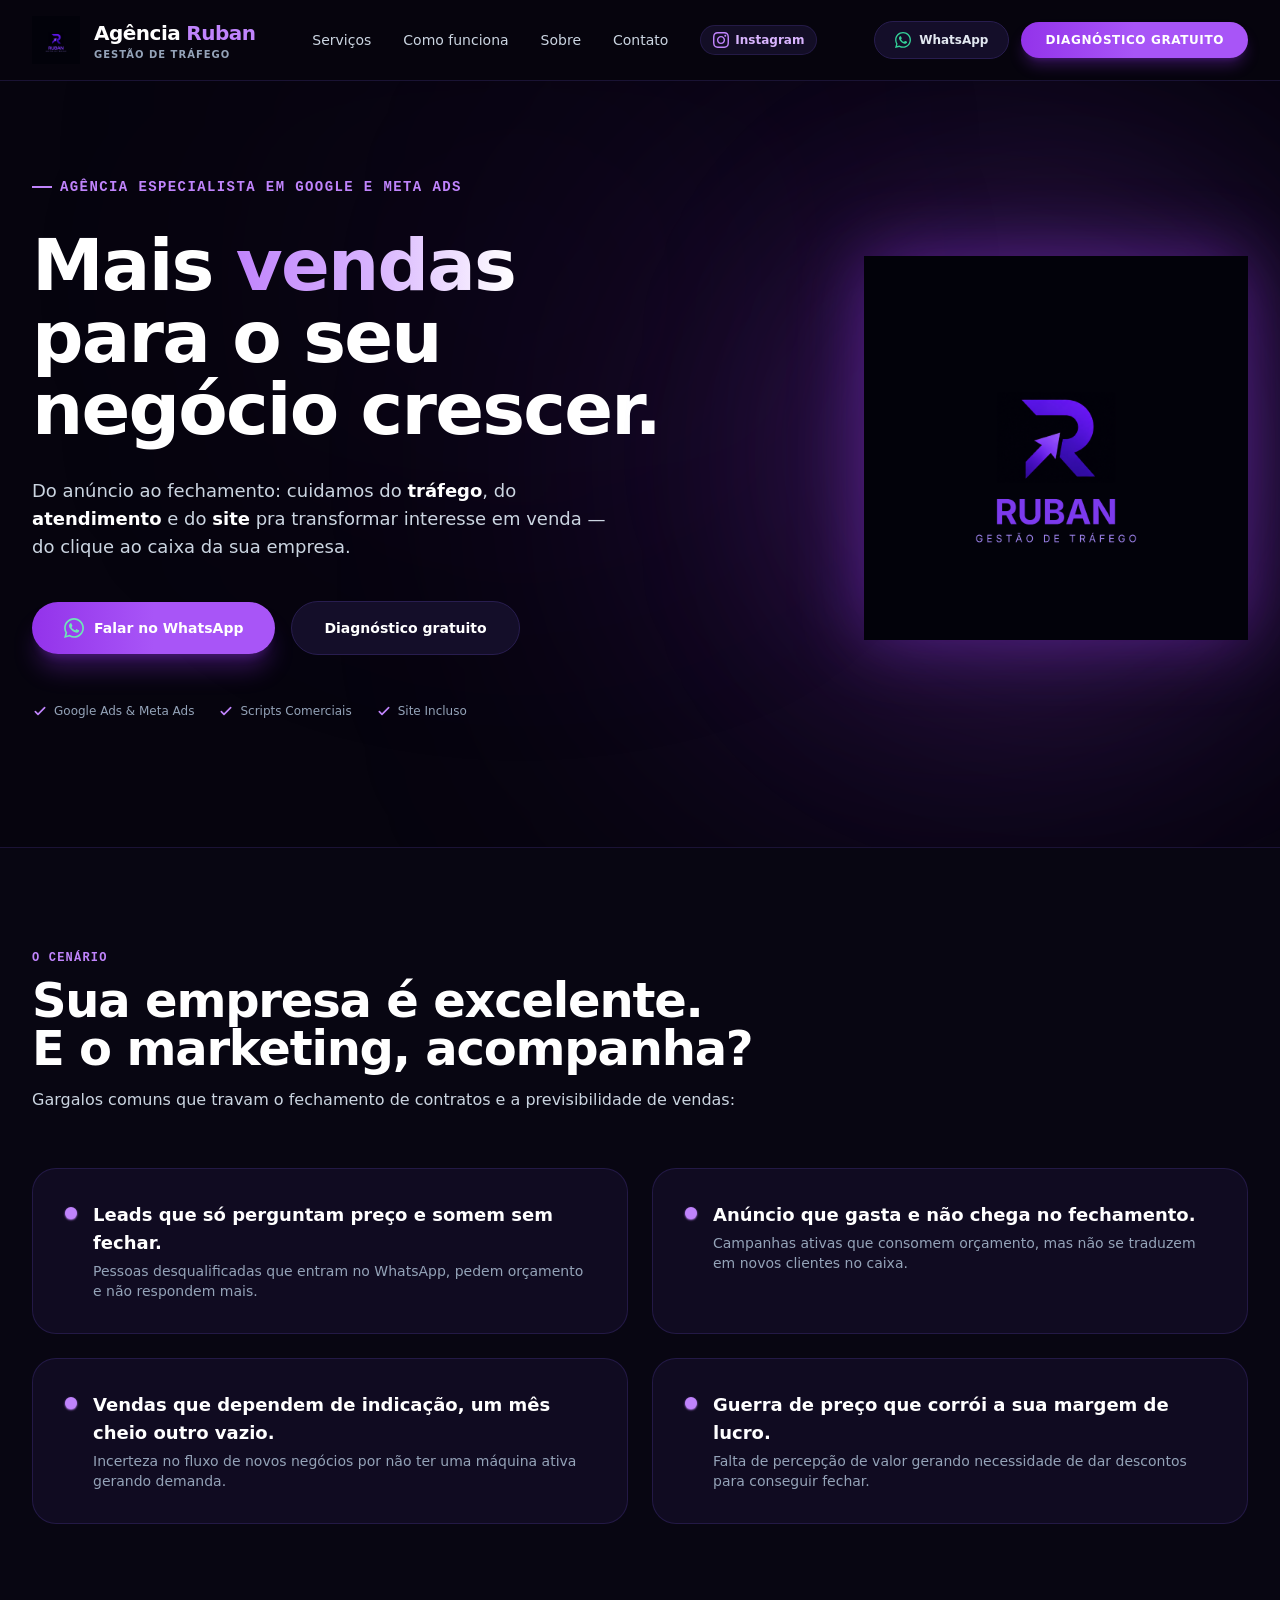
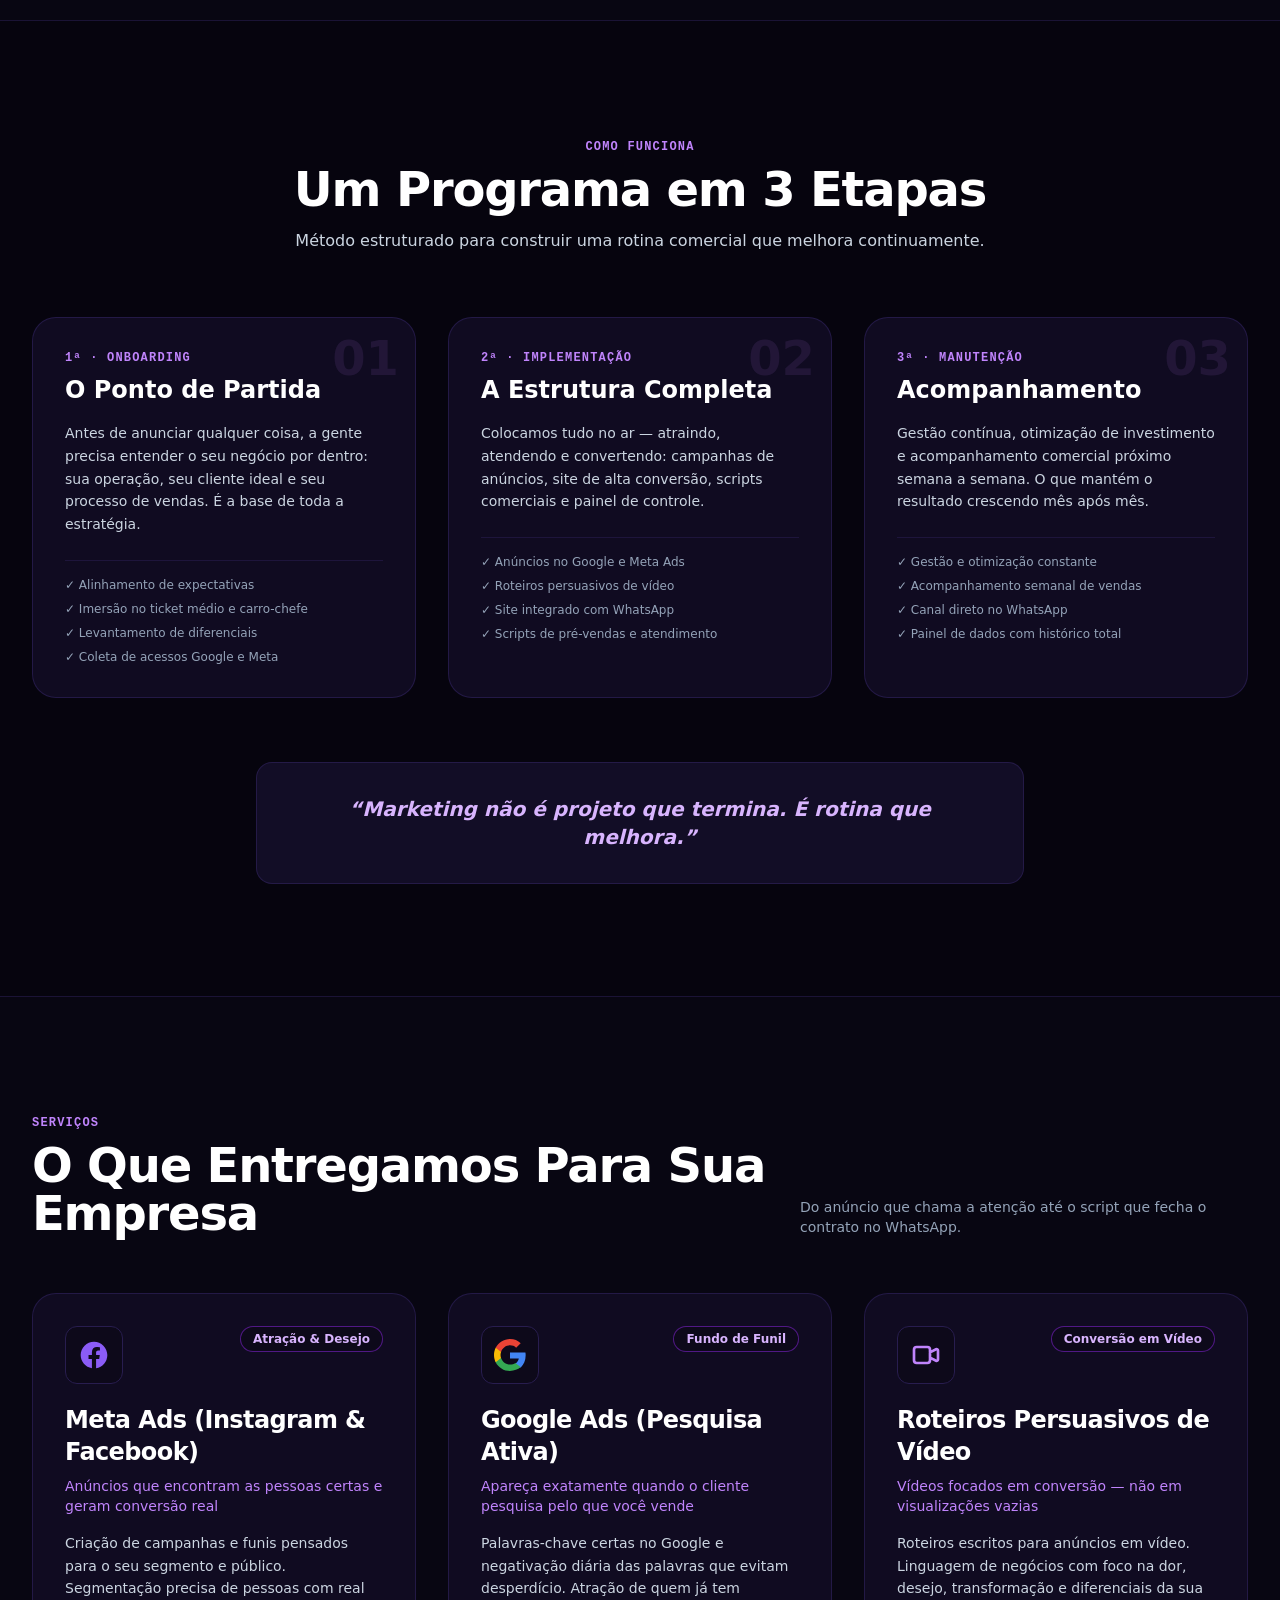
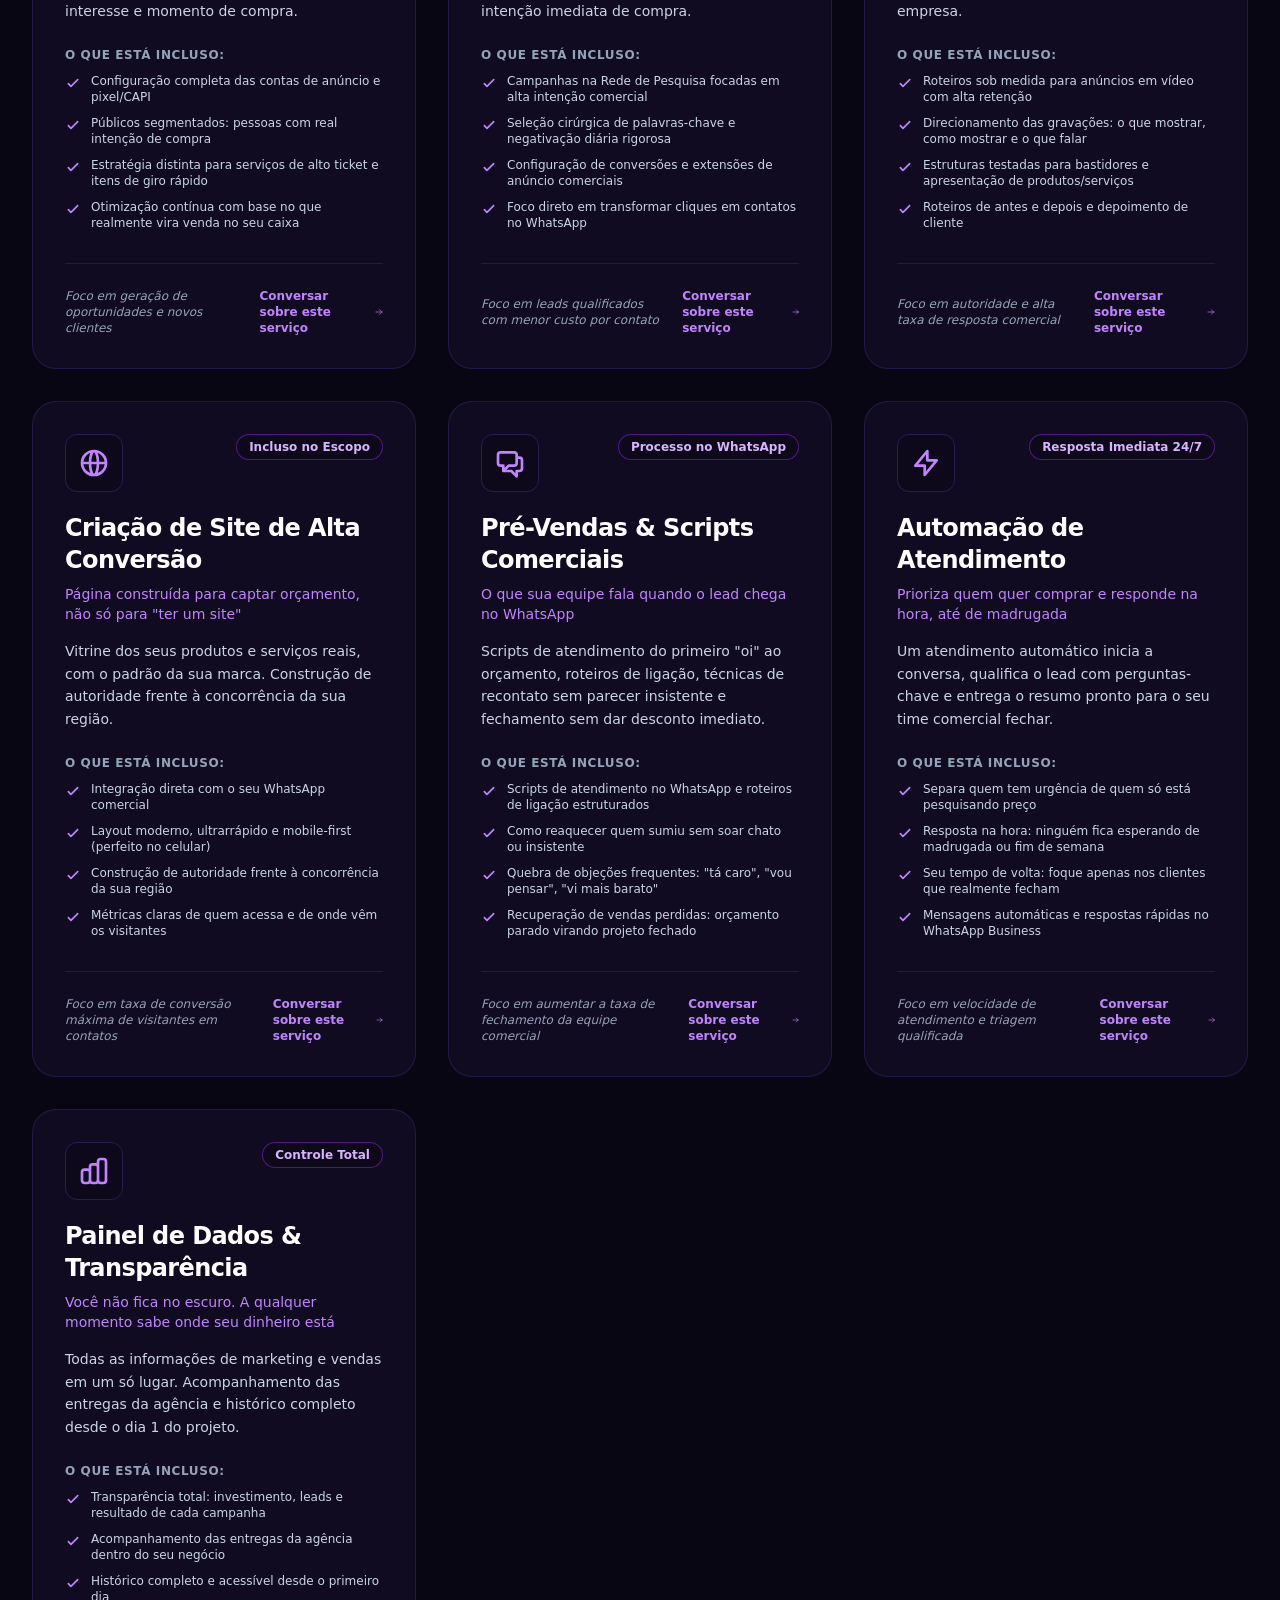
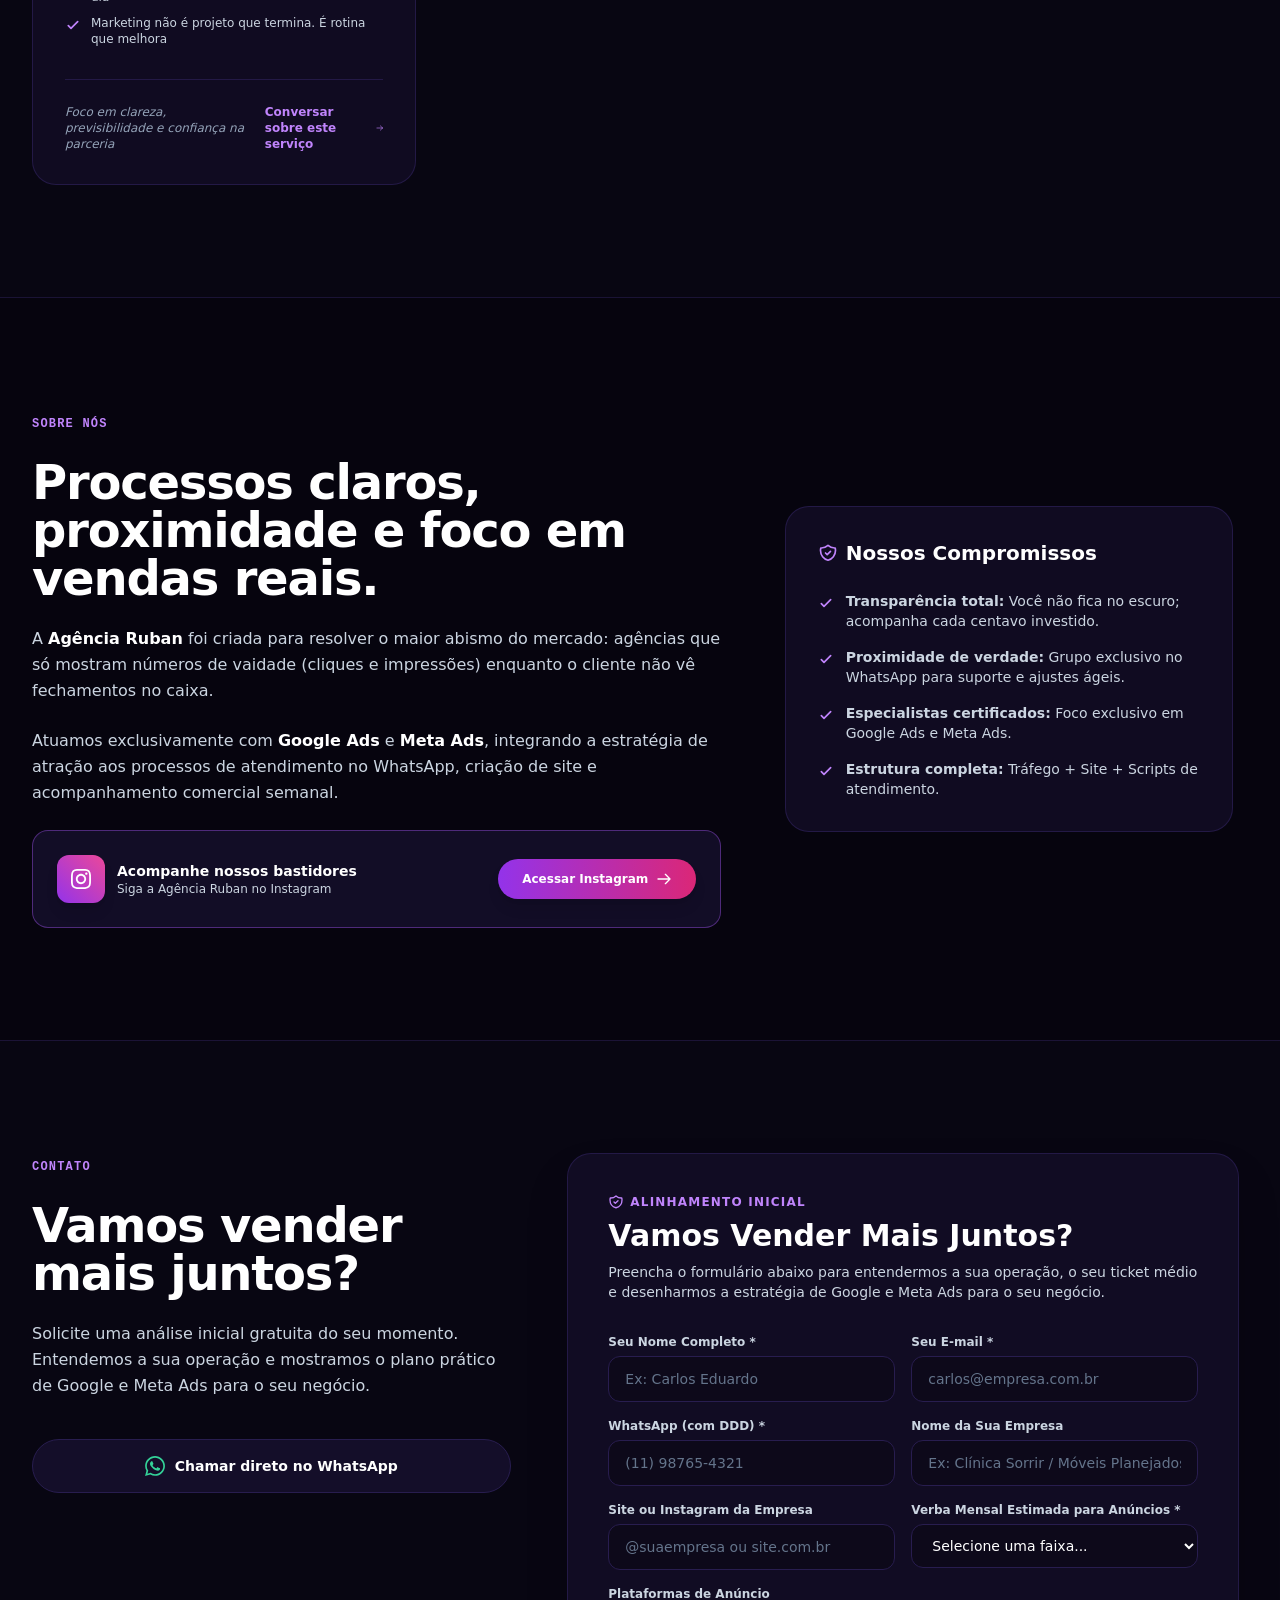
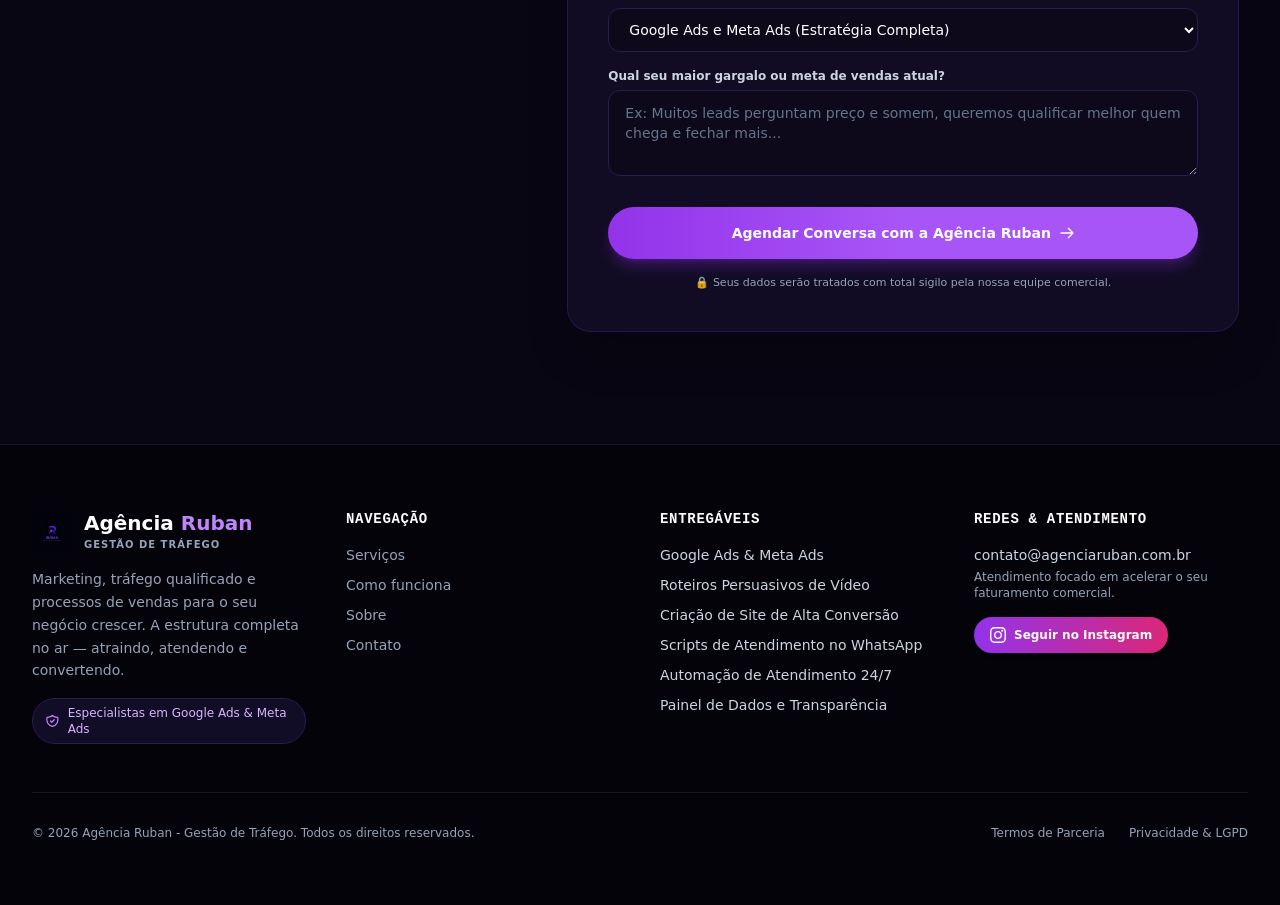
<file: index.html>
<!DOCTYPE html><html lang="pt-BR" class="scroll-smooth"><head><meta charSet="utf-8"/><title>Agência Ruban | Gestão de Tráfego e Processos de Vendas</title><meta name="description" content="Mais vendas para o seu negócio crescer. Especialistas em Google Ads e Meta Ads alinhados com site de alta conversão e scripts comerciais."/><meta name="viewport" content="width=device-width, initial-scale=1"/><link rel="icon" href="./logo-ruban.png"/><meta property="og:type" content="website"/><meta property="og:title" content="Agência Ruban | Gestão de Tráfego e Processos de Vendas"/><meta property="og:description" content="Mais vendas para o seu negócio crescer. Especialistas em Google Ads e Meta Ads alinhados com site de alta conversão e scripts comerciais."/><meta property="og:locale" content="pt_BR"/><link rel="preload" href="./logo-ruban.png" as="image" fetchpriority="high"/><meta name="next-head-count" content="10"/><link rel="preconnect" href="https://fonts.googleapis.com"/><link rel="preconnect" href="https://fonts.gstatic.com" crossorigin="anonymous"/><meta name="theme-color" content="#020617"/><link rel="preload" href="./_next/static/css/6925c7330b7317ea.css" as="style"/><link rel="stylesheet" href="./_next/static/css/6925c7330b7317ea.css" data-n-g=""/><noscript data-n-css=""></noscript><script defer="" nomodule="" src="./_next/static/chunks/polyfills-42372ed130431b0a.js"></script><script src="./_next/static/chunks/webpack-8fa1640cc84ba8fe.js" defer=""></script><script src="./_next/static/chunks/framework-64ad27b21261a9ce.js" defer=""></script><script src="./_next/static/chunks/main-5b2299ded1a46c83.js" defer=""></script><script src="./_next/static/chunks/pages/_app-26f5890917895004.js" defer=""></script><script src="./_next/static/chunks/675-c1bb0f639d6597b0.js" defer=""></script><script src="./_next/static/chunks/427-fa962097a451be06.js" defer=""></script><script src="./_next/static/chunks/168-28202b8b0e0e7e04.js" defer=""></script><script src="./_next/static/chunks/pages/index-8f64f098db130016.js" defer=""></script><script src="./_next/static/n_pJmWvPM7QyATBM1aR26/_buildManifest.js" defer=""></script><script src="./_next/static/n_pJmWvPM7QyATBM1aR26/_ssgManifest.js" defer=""></script></head><body class="bg-slate-950 text-slate-100 antialiased selection:bg-emerald-500 selection:text-slate-950"><div id="__next"><div class="min-h-screen flex flex-col bg-surface-950 text-slate-100 selection:bg-ruban-500 selection:text-white"><header class="sticky top-0 z-50 bg-[#07050e]/95 backdrop-blur-md border-b border-surface-700/60"><div class="max-w-7xl mx-auto px-4 sm:px-6 lg:px-8"><div class="flex items-center justify-between h-20"><a class="flex items-center gap-3.5 group" href="/"><img alt="Agência Ruban" fetchpriority="high" width="56" height="56" decoding="async" data-nimg="1" class="h-12 w-auto object-contain transition-transform group-hover:scale-105" style="color:transparent" src="./logo-ruban.png"/><div class="flex flex-col"><span class="text-xl font-black tracking-tight text-white flex items-center gap-1.5">Agência <span class="text-ruban-400">Ruban</span></span><span class="text-[10px] tracking-widest text-slate-400 uppercase font-semibold">Gestão de Tráfego</span></div></a><nav class="hidden md:flex items-center gap-8"><a class="text-sm font-medium text-slate-300 hover:text-white transition-colors" href="./#servicos">Serviços</a><a class="text-sm font-medium text-slate-300 hover:text-white transition-colors" href="./#como-funciona">Como funciona</a><a class="text-sm font-medium text-slate-300 hover:text-white transition-colors" href="./#sobre">Sobre</a><a class="text-sm font-medium text-slate-300 hover:text-white transition-colors" href="./#contato">Contato</a><a href="https://instagram.com" target="_blank" rel="noopener noreferrer" class="inline-flex items-center gap-1.5 text-xs font-bold px-3 py-1.5 rounded-full bg-surface-850 border border-surface-700/80 text-ruban-300 hover:text-white hover:border-ruban-500 transition-all"><svg class="w-3.5 h-3.5 text-ruban-400" width="16" height="16" style="width:16px;height:16px;min-width:16px;max-width:16px;display:inline-block" fill="currentColor" viewBox="0 0 24 24"><path d="M12 2.163c3.204 0 3.584.012 4.85.07 3.252.148 4.771 1.691 4.919 4.919.058 1.265.069 1.645.069 4.849 0 3.205-.012 3.584-.069 4.849-.149 3.225-1.664 4.771-4.919 4.919-1.266.058-1.644.07-4.85.07-3.204 0-3.584-.012-4.849-.07-3.26-.149-4.771-1.699-4.919-4.92-.058-1.265-.07-1.644-.07-4.849 0-3.204.013-3.583.07-4.849.149-3.227 1.664-4.771 4.919-4.919 1.266-.057 1.645-.069 4.849-.069zm0-2.163c-3.259 0-3.667.014-4.947.072-4.358.2-6.78 2.618-6.98 6.98-.059 1.281-.073 1.689-.073 4.948 0 3.259.014 3.668.072 4.948.2 4.358 2.618 6.78 6.98 6.98 1.281.058 1.689.072 4.948.072 3.259 0 3.668-.014 4.948-.072 4.354-.2 6.782-2.618 6.979-6.98.059-1.28.073-1.689.073-4.948 0-3.259-.014-3.667-.072-4.947-.196-4.354-2.617-6.78-6.979-6.98-1.281-.059-1.69-.073-4.949-.073zm0 5.838c-3.403 0-6.162 2.759-6.162 6.162s2.759 6.163 6.162 6.163 6.162-2.759 6.162-6.163c0-3.403-2.759-6.162-6.162-6.162zm0 10.162c-2.209 0-4-1.79-4-4 0-2.209 1.791-4 4-4s4 1.791 4 4c0 2.21-1.791 4-4 4zm6.406-11.845c-.796 0-1.441.645-1.441 1.44s.645 1.44 1.441 1.44c.795 0 1.439-.645 1.439-1.44s-.644-1.44-1.439-1.44z"></path></svg><span>Instagram</span></a></nav><div class="hidden lg:flex items-center gap-3"><a href="https://wa.me/5511987654321?text=Ol%C3%A1%2C%20gostaria%20de%20saber%20mais%20sobre%20os%20servi%C3%A7os%20da%20Ag%C3%AAncia%20Ruban" target="_blank" rel="noopener noreferrer" class="inline-flex items-center gap-2 px-5 py-2.5 rounded-full text-xs font-bold bg-[#140e29] hover:bg-[#1f163d] border border-surface-700 text-slate-200 transition-all"><svg class="w-4 h-4 text-emerald-400" width="16" height="16" style="width:16px;height:16px;min-width:16px;max-width:16px;display:inline-block" fill="currentColor" viewBox="0 0 24 24"><path d="M.057 24l1.687-6.163c-1.041-1.804-1.588-3.849-1.587-5.946.003-6.556 5.338-11.891 11.893-11.891 3.181.001 6.167 1.24 8.413 3.488 2.245 2.248 3.481 5.236 3.48 8.414-.003 6.557-5.338 11.892-11.893 11.892-1.99-.001-3.951-.5-5.688-1.448l-6.305 1.654zm6.597-3.807c1.676.995 3.276 1.591 5.392 1.592 5.448 0 9.886-4.434 9.889-9.885.002-5.462-4.415-9.89-9.881-9.892-5.452 0-9.887 4.434-9.889 9.884-.001 2.225.651 3.891 1.746 5.634l-.999 3.648 3.742-.981zm11.387-5.464c-.074-.124-.272-.198-.57-.347-.297-.149-1.758-.868-2.031-.967-.272-.099-.47-.149-.669.149-.198.297-.768.967-.941 1.165-.173.198-.347.223-.644.074-.297-.149-1.255-.462-2.39-1.475-.883-.788-1.48-1.761-1.653-2.059-.173-.297-.018-.458.13-.606.134-.133.297-.347.446-.521.151-.172.2-.296.3-.495.099-.198.05-.372-.025-.521-.075-.148-.669-1.611-.916-2.206-.242-.579-.487-.501-.669-.51l-.57-.01c-.198 0-.52.074-.792.372s-1.04 1.016-1.04 2.479 1.065 2.876 1.213 3.074c.149.198 2.095 3.2 5.076 4.487.709.306 1.263.489 1.694.626.712.226 1.36.194 1.872.118.571-.085 1.758-.719 2.006-1.413.248-.695.248-1.29.173-1.414z"></path></svg><span>WhatsApp</span></a><a class="inline-flex items-center justify-center px-6 py-2.5 rounded-full text-xs font-black uppercase tracking-wider bg-gradient-to-r from-ruban-600 via-ruban-500 to-purple-500 text-white hover:brightness-110 shadow-lg shadow-ruban-600/30 transition-all transform hover:-translate-y-0.5" href="./#contato">Diagnóstico gratuito</a></div><div class="md:hidden flex items-center"><button class="p-2 rounded-lg text-slate-300 hover:text-white hover:bg-surface-850 focus:outline-none" aria-label="Menu"><svg class="w-6 h-6" fill="none" viewBox="0 0 24 24" stroke="currentColor"><path stroke-linecap="round" stroke-linejoin="round" stroke-width="2" d="M4 6h16M4 12h16M4 18h16"></path></svg></button></div></div></div></header><main class="flex-grow"><section class="relative overflow-hidden pt-12 pb-20 sm:pt-24 sm:pb-32 bg-[#06040e]"><div class="absolute top-1/2 right-10 -translate-y-1/2 w-[550px] h-[550px] bg-ruban-600/25 blur-[160px] rounded-full pointer-events-none"></div><div class="absolute top-0 left-1/4 w-[400px] h-[400px] bg-purple-900/10 blur-[140px] rounded-full pointer-events-none"></div><div class="relative max-w-7xl mx-auto px-4 sm:px-6 lg:px-8"><div class="grid grid-cols-1 lg:grid-cols-12 gap-12 lg:gap-8 items-center"><div class="lg:col-span-7 space-y-8"><div class="flex items-center gap-2"><span class="w-5 h-[2px] bg-ruban-400"></span><span class="text-xs sm:text-sm font-bold uppercase tracking-widest text-ruban-400 font-mono">AGÊNCIA ESPECIALISTA EM GOOGLE E META ADS</span></div><h1 class="text-4xl sm:text-6xl lg:text-7xl font-black text-white tracking-tight leading-[1.08]">Mais <span class="bg-gradient-to-r from-ruban-400 via-ruban-300 to-white bg-clip-text text-transparent">vendas</span> <br/>para o seu <br/>negócio crescer.</h1><p class="text-base sm:text-lg text-slate-300 max-w-xl leading-relaxed">Do anúncio ao fechamento: cuidamos do <strong class="text-white font-semibold">tráfego</strong>, do <strong class="text-white font-semibold">atendimento</strong> e do <strong class="text-white font-semibold">site</strong> pra transformar interesse em venda — do clique ao caixa da sua empresa.</p><div class="flex flex-wrap items-center gap-4 pt-2"><a href="https://wa.me/5511987654321?text=Ol%C3%A1%2C%20gostaria%20de%20saber%20mais%20sobre%20os%20servi%C3%A7os%20da%20Ag%C3%AAncia%20Ruban" target="_blank" rel="noopener noreferrer" class="inline-flex items-center justify-center gap-2.5 px-8 py-4 rounded-full text-sm font-bold bg-gradient-to-r from-ruban-600 via-ruban-500 to-purple-500 text-white hover:brightness-110 shadow-xl shadow-ruban-600/30 transition-all transform hover:-translate-y-0.5"><svg class="w-5 h-5 text-emerald-300" width="20" height="20" style="width:20px;height:20px;min-width:20px;max-width:20px;display:inline-block" fill="currentColor" viewBox="0 0 24 24"><path d="M.057 24l1.687-6.163c-1.041-1.804-1.588-3.849-1.587-5.946.003-6.556 5.338-11.891 11.893-11.891 3.181.001 6.167 1.24 8.413 3.488 2.245 2.248 3.481 5.236 3.48 8.414-.003 6.557-5.338 11.892-11.893 11.892-1.99-.001-3.951-.5-5.688-1.448l-6.305 1.654zm6.597-3.807c1.676.995 3.276 1.591 5.392 1.592 5.448 0 9.886-4.434 9.889-9.885.002-5.462-4.415-9.89-9.881-9.892-5.452 0-9.887 4.434-9.889 9.884-.001 2.225.651 3.891 1.746 5.634l-.999 3.648 3.742-.981zm11.387-5.464c-.074-.124-.272-.198-.57-.347-.297-.149-1.758-.868-2.031-.967-.272-.099-.47-.149-.669.149-.198.297-.768.967-.941 1.165-.173.198-.347.223-.644.074-.297-.149-1.255-.462-2.39-1.475-.883-.788-1.48-1.761-1.653-2.059-.173-.297-.018-.458.13-.606.134-.133.297-.347.446-.521.151-.172.2-.296.3-.495.099-.198.05-.372-.025-.521-.075-.148-.669-1.611-.916-2.206-.242-.579-.487-.501-.669-.51l-.57-.01c-.198 0-.52.074-.792.372s-1.04 1.016-1.04 2.479 1.065 2.876 1.213 3.074c.149.198 2.095 3.2 5.076 4.487.709.306 1.263.489 1.694.626.712.226 1.36.194 1.872.118.571-.085 1.758-.719 2.006-1.413.248-.695.248-1.29.173-1.414z"></path></svg><span>Falar no WhatsApp</span></a><a class="inline-flex items-center justify-center px-8 py-4 rounded-full text-sm font-bold bg-[#140e29] hover:bg-[#1f163d] border border-surface-700 text-white transition-all transform hover:-translate-y-0.5" href="./#contato">Diagnóstico gratuito</a></div><div class="flex items-center gap-6 pt-4 text-xs text-slate-400"><span class="flex items-center gap-1.5"><svg class="w-4 h-4 text-ruban-400" fill="none" viewBox="0 0 24 24" stroke="currentColor"><path stroke-linecap="round" stroke-linejoin="round" stroke-width="2.5" d="M5 13l4 4L19 7"></path></svg> Google Ads &amp; Meta Ads</span><span class="flex items-center gap-1.5"><svg class="w-4 h-4 text-ruban-400" fill="none" viewBox="0 0 24 24" stroke="currentColor"><path stroke-linecap="round" stroke-linejoin="round" stroke-width="2.5" d="M5 13l4 4L19 7"></path></svg> Scripts Comerciais</span><span class="flex items-center gap-1.5"><svg class="w-4 h-4 text-ruban-400" fill="none" viewBox="0 0 24 24" stroke="currentColor"><path stroke-linecap="round" stroke-linejoin="round" stroke-width="2.5" d="M5 13l4 4L19 7"></path></svg> Site Incluso</span></div></div><div class="lg:col-span-5 flex justify-center lg:justify-end relative"><div class="absolute w-72 h-72 sm:w-96 sm:h-96 bg-ruban-500/25 blur-[120px] rounded-full pointer-events-none"></div><div class="relative w-64 h-64 sm:w-80 sm:h-80 lg:w-96 lg:h-96 flex items-center justify-center"><img alt="Agência Ruban" fetchpriority="high" width="380" height="380" decoding="async" data-nimg="1" class="w-full h-full object-contain filter drop-shadow-[0_0_35px_rgba(147,51,234,0.45)] transition-transform hover:scale-105 duration-500" style="color:transparent" src="./logo-ruban.png"/></div></div></div></div></section><section id="cenario" class="py-20 sm:py-24 bg-[#080612] border-t border-surface-700/60"><div class="max-w-7xl mx-auto px-4 sm:px-6 lg:px-8"><div class="max-w-3xl mb-14"><span class="text-xs font-bold text-ruban-400 uppercase tracking-widest font-mono">O CENÁRIO</span><h2 class="text-3xl sm:text-5xl font-black text-white tracking-tight mt-2 mb-4">Sua empresa é excelente. <br class="hidden sm:inline"/>E o marketing, acompanha?</h2><p class="text-base text-slate-300">Gargalos comuns que travam o fechamento de contratos e a previsibilidade de vendas:</p></div><div class="grid grid-cols-1 md:grid-cols-2 gap-6"><div class="p-8 rounded-3xl bg-[#100b21] border border-surface-700/80 flex items-start gap-4"><div class="w-3 h-3 rounded-full bg-ruban-400 flex-shrink-0 mt-1.5 shadow-sm shadow-ruban-400"></div><div><h3 class="text-lg font-bold text-white mb-1">Leads que só perguntam preço e somem sem fechar.</h3><p class="text-xs sm:text-sm text-slate-400 leading-relaxed">Pessoas desqualificadas que entram no WhatsApp, pedem orçamento e não respondem mais.</p></div></div><div class="p-8 rounded-3xl bg-[#100b21] border border-surface-700/80 flex items-start gap-4"><div class="w-3 h-3 rounded-full bg-ruban-400 flex-shrink-0 mt-1.5 shadow-sm shadow-ruban-400"></div><div><h3 class="text-lg font-bold text-white mb-1">Anúncio que gasta e não chega no fechamento.</h3><p class="text-xs sm:text-sm text-slate-400 leading-relaxed">Campanhas ativas que consomem orçamento, mas não se traduzem em novos clientes no caixa.</p></div></div><div class="p-8 rounded-3xl bg-[#100b21] border border-surface-700/80 flex items-start gap-4"><div class="w-3 h-3 rounded-full bg-ruban-400 flex-shrink-0 mt-1.5 shadow-sm shadow-ruban-400"></div><div><h3 class="text-lg font-bold text-white mb-1">Vendas que dependem de indicação, um mês cheio outro vazio.</h3><p class="text-xs sm:text-sm text-slate-400 leading-relaxed">Incerteza no fluxo de novos negócios por não ter uma máquina ativa gerando demanda.</p></div></div><div class="p-8 rounded-3xl bg-[#100b21] border border-surface-700/80 flex items-start gap-4"><div class="w-3 h-3 rounded-full bg-ruban-400 flex-shrink-0 mt-1.5 shadow-sm shadow-ruban-400"></div><div><h3 class="text-lg font-bold text-white mb-1">Guerra de preço que corrói a sua margem de lucro.</h3><p class="text-xs sm:text-sm text-slate-400 leading-relaxed">Falta de percepção de valor gerando necessidade de dar descontos para conseguir fechar.</p></div></div></div></div></section><section id="como-funciona" class="py-20 sm:py-28 bg-[#06040e] border-t border-surface-700/60"><div class="max-w-7xl mx-auto px-4 sm:px-6 lg:px-8"><div class="text-center max-w-3xl mx-auto mb-16"><span class="text-xs font-bold text-ruban-400 uppercase tracking-widest font-mono">COMO FUNCIONA</span><h2 class="text-3xl sm:text-5xl font-black text-white tracking-tight mt-2 mb-4">Um Programa em 3 Etapas</h2><p class="text-base text-slate-300">Método estruturado para construir uma rotina comercial que melhora continuamente.</p></div><div class="grid grid-cols-1 md:grid-cols-3 gap-8 mb-16"><div class="p-8 rounded-3xl bg-[#100b21] border border-surface-700/80 relative overflow-hidden group hover:border-ruban-500/50 transition-all"><span class="text-5xl font-black text-ruban-400/10 absolute top-4 right-4">01</span><span class="text-xs font-black uppercase tracking-widest text-ruban-400 mb-2 block font-mono">1ª · Onboarding</span><h3 class="text-2xl font-bold text-white mb-4">O Ponto de Partida</h3><p class="text-sm text-slate-300 leading-relaxed mb-6">Antes de anunciar qualquer coisa, a gente precisa entender o seu negócio por dentro: sua operação, seu cliente ideal e seu processo de vendas. É a base de toda a estratégia.</p><ul class="space-y-2 text-xs text-slate-400 pt-4 border-t border-surface-700/60"><li class="flex items-center gap-2">✓ Alinhamento de expectativas</li><li class="flex items-center gap-2">✓ Imersão no ticket médio e carro-chefe</li><li class="flex items-center gap-2">✓ Levantamento de diferenciais</li><li class="flex items-center gap-2">✓ Coleta de acessos Google e Meta</li></ul></div><div class="p-8 rounded-3xl bg-[#100b21] border border-surface-700/80 relative overflow-hidden group hover:border-ruban-500/50 transition-all"><span class="text-5xl font-black text-ruban-400/10 absolute top-4 right-4">02</span><span class="text-xs font-black uppercase tracking-widest text-ruban-400 mb-2 block font-mono">2ª · Implementação</span><h3 class="text-2xl font-bold text-white mb-4">A Estrutura Completa</h3><p class="text-sm text-slate-300 leading-relaxed mb-6">Colocamos tudo no ar — atraindo, atendendo e convertendo: campanhas de anúncios, site de alta conversão, scripts comerciais e painel de controle.</p><ul class="space-y-2 text-xs text-slate-400 pt-4 border-t border-surface-700/60"><li class="flex items-center gap-2">✓ Anúncios no Google e Meta Ads</li><li class="flex items-center gap-2">✓ Roteiros persuasivos de vídeo</li><li class="flex items-center gap-2">✓ Site integrado com WhatsApp</li><li class="flex items-center gap-2">✓ Scripts de pré-vendas e atendimento</li></ul></div><div class="p-8 rounded-3xl bg-[#100b21] border border-surface-700/80 relative overflow-hidden group hover:border-ruban-500/50 transition-all"><span class="text-5xl font-black text-ruban-400/10 absolute top-4 right-4">03</span><span class="text-xs font-black uppercase tracking-widest text-ruban-400 mb-2 block font-mono">3ª · Manutenção</span><h3 class="text-2xl font-bold text-white mb-4">Acompanhamento</h3><p class="text-sm text-slate-300 leading-relaxed mb-6">Gestão contínua, otimização de investimento e acompanhamento comercial próximo semana a semana. O que mantém o resultado crescendo mês após mês.</p><ul class="space-y-2 text-xs text-slate-400 pt-4 border-t border-surface-700/60"><li class="flex items-center gap-2">✓ Gestão e otimização constante</li><li class="flex items-center gap-2">✓ Acompanhamento semanal de vendas</li><li class="flex items-center gap-2">✓ Canal direto no WhatsApp</li><li class="flex items-center gap-2">✓ Painel de dados com histórico total</li></ul></div></div><div class="text-center p-8 rounded-2xl bg-[#120d26] border border-surface-700/80 max-w-3xl mx-auto"><p class="text-lg sm:text-xl font-bold text-ruban-300 italic">“Marketing não é projeto que termina. É rotina que melhora.”</p></div></div></section><section id="servicos" class="py-20 sm:py-28 bg-[#080612] border-t border-surface-700/60"><div class="max-w-7xl mx-auto px-4 sm:px-6 lg:px-8"><div class="flex flex-col md:flex-row md:items-end justify-between mb-14"><div><span class="text-xs font-bold text-ruban-400 uppercase tracking-widest font-mono">SERVIÇOS</span><h2 class="text-3xl sm:text-5xl font-black text-white tracking-tight mt-2">O Que Entregamos Para Sua Empresa</h2></div><p class="mt-4 md:mt-0 text-sm text-slate-400 max-w-md">Do anúncio que chama a atenção até o script que fecha o contrato no WhatsApp.</p></div><div class="grid grid-cols-1 md:grid-cols-2 lg:grid-cols-3 gap-8"><div id="meta-ads" class="bg-[#100b21] border border-surface-700/80 rounded-3xl p-6 sm:p-8 flex flex-col justify-between hover:border-ruban-500/50 transition-all hover:shadow-2xl hover:shadow-ruban-950/50 group"><div><div class="flex items-start justify-between gap-4 mb-5"><div class="p-3 bg-surface-900 rounded-xl border border-surface-700 group-hover:scale-105 group-hover:border-ruban-500/50 transition-all"><svg class="w-8 h-8 text-ruban-400" viewBox="0 0 24 24" fill="#8B5CF6"><path d="M12 2.04c-5.5 0-10 4.49-10 10.02 0 5 3.66 9.15 8.44 9.9v-7H7.9v-2.9h2.54V9.85c0-2.51 1.49-3.89 3.78-3.89 1.09 0 2.23.19 2.23.19v2.47h-1.26c-1.24 0-1.63.77-1.63 1.56v1.88h2.78l-.45 2.9h-2.33v7a10 10 0 008.44-9.9c0-5.53-4.5-10.02-10-10.02z"></path></svg></div><span class="text-xs font-semibold px-3 py-1 rounded-full bg-surface-900 text-ruban-300 border border-ruban-700/60">Atração &amp; Desejo</span></div><h3 class="text-2xl font-bold text-white mb-2 tracking-tight group-hover:text-ruban-300 transition-colors">Meta Ads (Instagram &amp; Facebook)</h3><p class="text-sm font-medium text-ruban-400 mb-4">Anúncios que encontram as pessoas certas e geram conversão real</p><p class="text-sm text-slate-300 leading-relaxed mb-6">Criação de campanhas e funis pensados para o seu segmento e público. Segmentação precisa de pessoas com real interesse e momento de compra.</p><div class="space-y-2.5 mb-8"><h4 class="text-xs font-bold text-slate-400 uppercase tracking-wider">O que está incluso:</h4><div class="flex items-start gap-2.5 text-xs text-slate-300"><svg class="w-4 h-4 text-ruban-400 mt-0.5 flex-shrink-0" fill="none" viewBox="0 0 24 24" stroke="currentColor"><path stroke-linecap="round" stroke-linejoin="round" stroke-width="2.5" d="M5 13l4 4L19 7"></path></svg><span>Configuração completa das contas de anúncio e pixel/CAPI</span></div><div class="flex items-start gap-2.5 text-xs text-slate-300"><svg class="w-4 h-4 text-ruban-400 mt-0.5 flex-shrink-0" fill="none" viewBox="0 0 24 24" stroke="currentColor"><path stroke-linecap="round" stroke-linejoin="round" stroke-width="2.5" d="M5 13l4 4L19 7"></path></svg><span>Públicos segmentados: pessoas com real intenção de compra</span></div><div class="flex items-start gap-2.5 text-xs text-slate-300"><svg class="w-4 h-4 text-ruban-400 mt-0.5 flex-shrink-0" fill="none" viewBox="0 0 24 24" stroke="currentColor"><path stroke-linecap="round" stroke-linejoin="round" stroke-width="2.5" d="M5 13l4 4L19 7"></path></svg><span>Estratégia distinta para serviços de alto ticket e itens de giro rápido</span></div><div class="flex items-start gap-2.5 text-xs text-slate-300"><svg class="w-4 h-4 text-ruban-400 mt-0.5 flex-shrink-0" fill="none" viewBox="0 0 24 24" stroke="currentColor"><path stroke-linecap="round" stroke-linejoin="round" stroke-width="2.5" d="M5 13l4 4L19 7"></path></svg><span>Otimização contínua com base no que realmente vira venda no seu caixa</span></div></div></div><div class="pt-6 border-t border-surface-700/80 flex flex-col sm:flex-row items-start sm:items-center justify-between gap-4"><span class="text-xs text-slate-400 italic">Foco em geração de oportunidades e novos clientes</span><a class="inline-flex items-center gap-1.5 text-xs font-bold text-ruban-400 hover:text-ruban-300 transition-colors group-hover:translate-x-1 duration-200" href="./#contato">Conversar sobre este serviço <svg class="w-3.5 h-3.5" fill="none" viewBox="0 0 24 24" stroke="currentColor"><path stroke-linecap="round" stroke-linejoin="round" stroke-width="2" d="M14 5l7 7m0 0l-7 7m7-7H3"></path></svg></a></div></div><div id="google-ads" class="bg-[#100b21] border border-surface-700/80 rounded-3xl p-6 sm:p-8 flex flex-col justify-between hover:border-ruban-500/50 transition-all hover:shadow-2xl hover:shadow-ruban-950/50 group"><div><div class="flex items-start justify-between gap-4 mb-5"><div class="p-3 bg-surface-900 rounded-xl border border-surface-700 group-hover:scale-105 group-hover:border-ruban-500/50 transition-all"><svg class="w-8 h-8" viewBox="0 0 24 24"><path fill="#4285F4" d="M23.745 12.27c0-.7-.06-1.4-.19-2.07H12v4.51h6.6c-.29 1.52-1.14 2.8-2.4 3.65v3.05h3.88c2.27-2.09 3.66-5.17 3.66-9.14z"></path><path fill="#34A853" d="M12 24c3.24 0 5.95-1.08 7.93-2.91l-3.88-3.05c-1.08.72-2.45 1.16-4.05 1.16-3.12 0-5.77-2.1-6.72-4.93H1.25v3.15C3.25 21.36 7.33 24 12 24z"></path><path fill="#FBBC05" d="M5.28 14.27c-.25-.72-.38-1.49-.38-2.27s.13-1.55.38-2.27V6.58H1.25C.45 8.18 0 9.99 0 12s.45 3.82 1.25 5.42l4.03-3.15z"></path><path fill="#EA4335" d="M12 4.75c1.77 0 3.35.61 4.6 1.8l3.42-3.42C17.95 1.19 15.24 0 12 0 7.33 0 3.25 2.64 1.25 6.58l4.03 3.15c.95-2.83 3.6-4.98 6.72-4.98z"></path></svg></div><span class="text-xs font-semibold px-3 py-1 rounded-full bg-surface-900 text-ruban-300 border border-ruban-700/60">Fundo de Funil</span></div><h3 class="text-2xl font-bold text-white mb-2 tracking-tight group-hover:text-ruban-300 transition-colors">Google Ads (Pesquisa Ativa)</h3><p class="text-sm font-medium text-ruban-400 mb-4">Apareça exatamente quando o cliente pesquisa pelo que você vende</p><p class="text-sm text-slate-300 leading-relaxed mb-6">Palavras-chave certas no Google e negativação diária das palavras que evitam desperdício. Atração de quem já tem intenção imediata de compra.</p><div class="space-y-2.5 mb-8"><h4 class="text-xs font-bold text-slate-400 uppercase tracking-wider">O que está incluso:</h4><div class="flex items-start gap-2.5 text-xs text-slate-300"><svg class="w-4 h-4 text-ruban-400 mt-0.5 flex-shrink-0" fill="none" viewBox="0 0 24 24" stroke="currentColor"><path stroke-linecap="round" stroke-linejoin="round" stroke-width="2.5" d="M5 13l4 4L19 7"></path></svg><span>Campanhas na Rede de Pesquisa focadas em alta intenção comercial</span></div><div class="flex items-start gap-2.5 text-xs text-slate-300"><svg class="w-4 h-4 text-ruban-400 mt-0.5 flex-shrink-0" fill="none" viewBox="0 0 24 24" stroke="currentColor"><path stroke-linecap="round" stroke-linejoin="round" stroke-width="2.5" d="M5 13l4 4L19 7"></path></svg><span>Seleção cirúrgica de palavras-chave e negativação diária rigorosa</span></div><div class="flex items-start gap-2.5 text-xs text-slate-300"><svg class="w-4 h-4 text-ruban-400 mt-0.5 flex-shrink-0" fill="none" viewBox="0 0 24 24" stroke="currentColor"><path stroke-linecap="round" stroke-linejoin="round" stroke-width="2.5" d="M5 13l4 4L19 7"></path></svg><span>Configuração de conversões e extensões de anúncio comerciais</span></div><div class="flex items-start gap-2.5 text-xs text-slate-300"><svg class="w-4 h-4 text-ruban-400 mt-0.5 flex-shrink-0" fill="none" viewBox="0 0 24 24" stroke="currentColor"><path stroke-linecap="round" stroke-linejoin="round" stroke-width="2.5" d="M5 13l4 4L19 7"></path></svg><span>Foco direto em transformar cliques em contatos no WhatsApp</span></div></div></div><div class="pt-6 border-t border-surface-700/80 flex flex-col sm:flex-row items-start sm:items-center justify-between gap-4"><span class="text-xs text-slate-400 italic">Foco em leads qualificados com menor custo por contato</span><a class="inline-flex items-center gap-1.5 text-xs font-bold text-ruban-400 hover:text-ruban-300 transition-colors group-hover:translate-x-1 duration-200" href="./#contato">Conversar sobre este serviço <svg class="w-3.5 h-3.5" fill="none" viewBox="0 0 24 24" stroke="currentColor"><path stroke-linecap="round" stroke-linejoin="round" stroke-width="2" d="M14 5l7 7m0 0l-7 7m7-7H3"></path></svg></a></div></div><div id="roteiros-video" class="bg-[#100b21] border border-surface-700/80 rounded-3xl p-6 sm:p-8 flex flex-col justify-between hover:border-ruban-500/50 transition-all hover:shadow-2xl hover:shadow-ruban-950/50 group"><div><div class="flex items-start justify-between gap-4 mb-5"><div class="p-3 bg-surface-900 rounded-xl border border-surface-700 group-hover:scale-105 group-hover:border-ruban-500/50 transition-all"><svg class="w-8 h-8 text-ruban-400" fill="none" viewBox="0 0 24 24" stroke="currentColor"><path stroke-linecap="round" stroke-linejoin="round" stroke-width="2" d="M15 10l4.553-2.276A1 1 0 0121 8.618v6.764a1 1 0 01-1.447.894L15 14M5 18h8a2 2 0 002-2V8a2 2 0 00-2-2H5a2 2 0 00-2 2v8a2 2 0 002 2z"></path></svg></div><span class="text-xs font-semibold px-3 py-1 rounded-full bg-surface-900 text-ruban-300 border border-ruban-700/60">Conversão em Vídeo</span></div><h3 class="text-2xl font-bold text-white mb-2 tracking-tight group-hover:text-ruban-300 transition-colors">Roteiros Persuasivos de Vídeo</h3><p class="text-sm font-medium text-ruban-400 mb-4">Vídeos focados em conversão — não em visualizações vazias</p><p class="text-sm text-slate-300 leading-relaxed mb-6">Roteiros escritos para anúncios em vídeo. Linguagem de negócios com foco na dor, desejo, transformação e diferenciais da sua empresa.</p><div class="space-y-2.5 mb-8"><h4 class="text-xs font-bold text-slate-400 uppercase tracking-wider">O que está incluso:</h4><div class="flex items-start gap-2.5 text-xs text-slate-300"><svg class="w-4 h-4 text-ruban-400 mt-0.5 flex-shrink-0" fill="none" viewBox="0 0 24 24" stroke="currentColor"><path stroke-linecap="round" stroke-linejoin="round" stroke-width="2.5" d="M5 13l4 4L19 7"></path></svg><span>Roteiros sob medida para anúncios em vídeo com alta retenção</span></div><div class="flex items-start gap-2.5 text-xs text-slate-300"><svg class="w-4 h-4 text-ruban-400 mt-0.5 flex-shrink-0" fill="none" viewBox="0 0 24 24" stroke="currentColor"><path stroke-linecap="round" stroke-linejoin="round" stroke-width="2.5" d="M5 13l4 4L19 7"></path></svg><span>Direcionamento das gravações: o que mostrar, como mostrar e o que falar</span></div><div class="flex items-start gap-2.5 text-xs text-slate-300"><svg class="w-4 h-4 text-ruban-400 mt-0.5 flex-shrink-0" fill="none" viewBox="0 0 24 24" stroke="currentColor"><path stroke-linecap="round" stroke-linejoin="round" stroke-width="2.5" d="M5 13l4 4L19 7"></path></svg><span>Estruturas testadas para bastidores e apresentação de produtos/serviços</span></div><div class="flex items-start gap-2.5 text-xs text-slate-300"><svg class="w-4 h-4 text-ruban-400 mt-0.5 flex-shrink-0" fill="none" viewBox="0 0 24 24" stroke="currentColor"><path stroke-linecap="round" stroke-linejoin="round" stroke-width="2.5" d="M5 13l4 4L19 7"></path></svg><span>Roteiros de antes e depois e depoimento de cliente</span></div></div></div><div class="pt-6 border-t border-surface-700/80 flex flex-col sm:flex-row items-start sm:items-center justify-between gap-4"><span class="text-xs text-slate-400 italic">Foco em autoridade e alta taxa de resposta comercial</span><a class="inline-flex items-center gap-1.5 text-xs font-bold text-ruban-400 hover:text-ruban-300 transition-colors group-hover:translate-x-1 duration-200" href="./#contato">Conversar sobre este serviço <svg class="w-3.5 h-3.5" fill="none" viewBox="0 0 24 24" stroke="currentColor"><path stroke-linecap="round" stroke-linejoin="round" stroke-width="2" d="M14 5l7 7m0 0l-7 7m7-7H3"></path></svg></a></div></div><div id="criacao-site" class="bg-[#100b21] border border-surface-700/80 rounded-3xl p-6 sm:p-8 flex flex-col justify-between hover:border-ruban-500/50 transition-all hover:shadow-2xl hover:shadow-ruban-950/50 group"><div><div class="flex items-start justify-between gap-4 mb-5"><div class="p-3 bg-surface-900 rounded-xl border border-surface-700 group-hover:scale-105 group-hover:border-ruban-500/50 transition-all"><svg class="w-8 h-8 text-ruban-400" fill="none" viewBox="0 0 24 24" stroke="currentColor"><path stroke-linecap="round" stroke-linejoin="round" stroke-width="2" d="M21 12a9 9 0 01-9 9m9-9a9 9 0 00-9-9m9 9H3m9 9a9 9 0 01-9-9m9 9c1.657 0 3-4.03 3-9s-1.343-9-3-9m0 18c-1.657 0-3-4.03-3-9s1.343-9 3-9m-9 9a9 9 0 019-9"></path></svg></div><span class="text-xs font-semibold px-3 py-1 rounded-full bg-surface-900 text-ruban-300 border border-ruban-700/60">Incluso no Escopo</span></div><h3 class="text-2xl font-bold text-white mb-2 tracking-tight group-hover:text-ruban-300 transition-colors">Criação de Site de Alta Conversão</h3><p class="text-sm font-medium text-ruban-400 mb-4">Página construída para captar orçamento, não só para &quot;ter um site&quot;</p><p class="text-sm text-slate-300 leading-relaxed mb-6">Vitrine dos seus produtos e serviços reais, com o padrão da sua marca. Construção de autoridade frente à concorrência da sua região.</p><div class="space-y-2.5 mb-8"><h4 class="text-xs font-bold text-slate-400 uppercase tracking-wider">O que está incluso:</h4><div class="flex items-start gap-2.5 text-xs text-slate-300"><svg class="w-4 h-4 text-ruban-400 mt-0.5 flex-shrink-0" fill="none" viewBox="0 0 24 24" stroke="currentColor"><path stroke-linecap="round" stroke-linejoin="round" stroke-width="2.5" d="M5 13l4 4L19 7"></path></svg><span>Integração direta com o seu WhatsApp comercial</span></div><div class="flex items-start gap-2.5 text-xs text-slate-300"><svg class="w-4 h-4 text-ruban-400 mt-0.5 flex-shrink-0" fill="none" viewBox="0 0 24 24" stroke="currentColor"><path stroke-linecap="round" stroke-linejoin="round" stroke-width="2.5" d="M5 13l4 4L19 7"></path></svg><span>Layout moderno, ultrarrápido e mobile-first (perfeito no celular)</span></div><div class="flex items-start gap-2.5 text-xs text-slate-300"><svg class="w-4 h-4 text-ruban-400 mt-0.5 flex-shrink-0" fill="none" viewBox="0 0 24 24" stroke="currentColor"><path stroke-linecap="round" stroke-linejoin="round" stroke-width="2.5" d="M5 13l4 4L19 7"></path></svg><span>Construção de autoridade frente à concorrência da sua região</span></div><div class="flex items-start gap-2.5 text-xs text-slate-300"><svg class="w-4 h-4 text-ruban-400 mt-0.5 flex-shrink-0" fill="none" viewBox="0 0 24 24" stroke="currentColor"><path stroke-linecap="round" stroke-linejoin="round" stroke-width="2.5" d="M5 13l4 4L19 7"></path></svg><span>Métricas claras de quem acessa e de onde vêm os visitantes</span></div></div></div><div class="pt-6 border-t border-surface-700/80 flex flex-col sm:flex-row items-start sm:items-center justify-between gap-4"><span class="text-xs text-slate-400 italic">Foco em taxa de conversão máxima de visitantes em contatos</span><a class="inline-flex items-center gap-1.5 text-xs font-bold text-ruban-400 hover:text-ruban-300 transition-colors group-hover:translate-x-1 duration-200" href="./#contato">Conversar sobre este serviço <svg class="w-3.5 h-3.5" fill="none" viewBox="0 0 24 24" stroke="currentColor"><path stroke-linecap="round" stroke-linejoin="round" stroke-width="2" d="M14 5l7 7m0 0l-7 7m7-7H3"></path></svg></a></div></div><div id="processos-vendas" class="bg-[#100b21] border border-surface-700/80 rounded-3xl p-6 sm:p-8 flex flex-col justify-between hover:border-ruban-500/50 transition-all hover:shadow-2xl hover:shadow-ruban-950/50 group"><div><div class="flex items-start justify-between gap-4 mb-5"><div class="p-3 bg-surface-900 rounded-xl border border-surface-700 group-hover:scale-105 group-hover:border-ruban-500/50 transition-all"><svg class="w-8 h-8 text-ruban-400" fill="none" viewBox="0 0 24 24" stroke="currentColor"><path stroke-linecap="round" stroke-linejoin="round" stroke-width="2" d="M17 8h2a2 2 0 012 2v6a2 2 0 01-2 2h-2v4l-4-4H9a1.994 1.994 0 01-1.414-.586m0 0L11 14h4a2 2 0 002-2V6a2 2 0 00-2-2H5a2 2 0 00-2 2v6a2 2 0 002 2h2v4l.586-.586z"></path></svg></div><span class="text-xs font-semibold px-3 py-1 rounded-full bg-surface-900 text-ruban-300 border border-ruban-700/60">Processo no WhatsApp</span></div><h3 class="text-2xl font-bold text-white mb-2 tracking-tight group-hover:text-ruban-300 transition-colors">Pré-Vendas &amp; Scripts Comerciais</h3><p class="text-sm font-medium text-ruban-400 mb-4">O que sua equipe fala quando o lead chega no WhatsApp</p><p class="text-sm text-slate-300 leading-relaxed mb-6">Scripts de atendimento do primeiro &quot;oi&quot; ao orçamento, roteiros de ligação, técnicas de recontato sem parecer insistente e fechamento sem dar desconto imediato.</p><div class="space-y-2.5 mb-8"><h4 class="text-xs font-bold text-slate-400 uppercase tracking-wider">O que está incluso:</h4><div class="flex items-start gap-2.5 text-xs text-slate-300"><svg class="w-4 h-4 text-ruban-400 mt-0.5 flex-shrink-0" fill="none" viewBox="0 0 24 24" stroke="currentColor"><path stroke-linecap="round" stroke-linejoin="round" stroke-width="2.5" d="M5 13l4 4L19 7"></path></svg><span>Scripts de atendimento no WhatsApp e roteiros de ligação estruturados</span></div><div class="flex items-start gap-2.5 text-xs text-slate-300"><svg class="w-4 h-4 text-ruban-400 mt-0.5 flex-shrink-0" fill="none" viewBox="0 0 24 24" stroke="currentColor"><path stroke-linecap="round" stroke-linejoin="round" stroke-width="2.5" d="M5 13l4 4L19 7"></path></svg><span>Como reaquecer quem sumiu sem soar chato ou insistente</span></div><div class="flex items-start gap-2.5 text-xs text-slate-300"><svg class="w-4 h-4 text-ruban-400 mt-0.5 flex-shrink-0" fill="none" viewBox="0 0 24 24" stroke="currentColor"><path stroke-linecap="round" stroke-linejoin="round" stroke-width="2.5" d="M5 13l4 4L19 7"></path></svg><span>Quebra de objeções frequentes: &quot;tá caro&quot;, &quot;vou pensar&quot;, &quot;vi mais barato&quot;</span></div><div class="flex items-start gap-2.5 text-xs text-slate-300"><svg class="w-4 h-4 text-ruban-400 mt-0.5 flex-shrink-0" fill="none" viewBox="0 0 24 24" stroke="currentColor"><path stroke-linecap="round" stroke-linejoin="round" stroke-width="2.5" d="M5 13l4 4L19 7"></path></svg><span>Recuperação de vendas perdidas: orçamento parado virando projeto fechado</span></div></div></div><div class="pt-6 border-t border-surface-700/80 flex flex-col sm:flex-row items-start sm:items-center justify-between gap-4"><span class="text-xs text-slate-400 italic">Foco em aumentar a taxa de fechamento da equipe comercial</span><a class="inline-flex items-center gap-1.5 text-xs font-bold text-ruban-400 hover:text-ruban-300 transition-colors group-hover:translate-x-1 duration-200" href="./#contato">Conversar sobre este serviço <svg class="w-3.5 h-3.5" fill="none" viewBox="0 0 24 24" stroke="currentColor"><path stroke-linecap="round" stroke-linejoin="round" stroke-width="2" d="M14 5l7 7m0 0l-7 7m7-7H3"></path></svg></a></div></div><div id="automacao-atendimento" class="bg-[#100b21] border border-surface-700/80 rounded-3xl p-6 sm:p-8 flex flex-col justify-between hover:border-ruban-500/50 transition-all hover:shadow-2xl hover:shadow-ruban-950/50 group"><div><div class="flex items-start justify-between gap-4 mb-5"><div class="p-3 bg-surface-900 rounded-xl border border-surface-700 group-hover:scale-105 group-hover:border-ruban-500/50 transition-all"><svg class="w-8 h-8 text-ruban-400" fill="none" viewBox="0 0 24 24" stroke="currentColor"><path stroke-linecap="round" stroke-linejoin="round" stroke-width="2" d="M13 10V3L4 14h7v7l9-11h-7z"></path></svg></div><span class="text-xs font-semibold px-3 py-1 rounded-full bg-surface-900 text-ruban-300 border border-ruban-700/60">Resposta Imediata 24/7</span></div><h3 class="text-2xl font-bold text-white mb-2 tracking-tight group-hover:text-ruban-300 transition-colors">Automação de Atendimento</h3><p class="text-sm font-medium text-ruban-400 mb-4">Prioriza quem quer comprar e responde na hora, até de madrugada</p><p class="text-sm text-slate-300 leading-relaxed mb-6">Um atendimento automático inicia a conversa, qualifica o lead com perguntas-chave e entrega o resumo pronto para o seu time comercial fechar.</p><div class="space-y-2.5 mb-8"><h4 class="text-xs font-bold text-slate-400 uppercase tracking-wider">O que está incluso:</h4><div class="flex items-start gap-2.5 text-xs text-slate-300"><svg class="w-4 h-4 text-ruban-400 mt-0.5 flex-shrink-0" fill="none" viewBox="0 0 24 24" stroke="currentColor"><path stroke-linecap="round" stroke-linejoin="round" stroke-width="2.5" d="M5 13l4 4L19 7"></path></svg><span>Separa quem tem urgência de quem só está pesquisando preço</span></div><div class="flex items-start gap-2.5 text-xs text-slate-300"><svg class="w-4 h-4 text-ruban-400 mt-0.5 flex-shrink-0" fill="none" viewBox="0 0 24 24" stroke="currentColor"><path stroke-linecap="round" stroke-linejoin="round" stroke-width="2.5" d="M5 13l4 4L19 7"></path></svg><span>Resposta na hora: ninguém fica esperando de madrugada ou fim de semana</span></div><div class="flex items-start gap-2.5 text-xs text-slate-300"><svg class="w-4 h-4 text-ruban-400 mt-0.5 flex-shrink-0" fill="none" viewBox="0 0 24 24" stroke="currentColor"><path stroke-linecap="round" stroke-linejoin="round" stroke-width="2.5" d="M5 13l4 4L19 7"></path></svg><span>Seu tempo de volta: foque apenas nos clientes que realmente fecham</span></div><div class="flex items-start gap-2.5 text-xs text-slate-300"><svg class="w-4 h-4 text-ruban-400 mt-0.5 flex-shrink-0" fill="none" viewBox="0 0 24 24" stroke="currentColor"><path stroke-linecap="round" stroke-linejoin="round" stroke-width="2.5" d="M5 13l4 4L19 7"></path></svg><span>Mensagens automáticas e respostas rápidas no WhatsApp Business</span></div></div></div><div class="pt-6 border-t border-surface-700/80 flex flex-col sm:flex-row items-start sm:items-center justify-between gap-4"><span class="text-xs text-slate-400 italic">Foco em velocidade de atendimento e triagem qualificada</span><a class="inline-flex items-center gap-1.5 text-xs font-bold text-ruban-400 hover:text-ruban-300 transition-colors group-hover:translate-x-1 duration-200" href="./#contato">Conversar sobre este serviço <svg class="w-3.5 h-3.5" fill="none" viewBox="0 0 24 24" stroke="currentColor"><path stroke-linecap="round" stroke-linejoin="round" stroke-width="2" d="M14 5l7 7m0 0l-7 7m7-7H3"></path></svg></a></div></div><div id="painel-dados" class="bg-[#100b21] border border-surface-700/80 rounded-3xl p-6 sm:p-8 flex flex-col justify-between hover:border-ruban-500/50 transition-all hover:shadow-2xl hover:shadow-ruban-950/50 group"><div><div class="flex items-start justify-between gap-4 mb-5"><div class="p-3 bg-surface-900 rounded-xl border border-surface-700 group-hover:scale-105 group-hover:border-ruban-500/50 transition-all"><svg class="w-8 h-8 text-ruban-400" fill="none" viewBox="0 0 24 24" stroke="currentColor"><path stroke-linecap="round" stroke-linejoin="round" stroke-width="2" d="M9 19v-6a2 2 0 00-2-2H5a2 2 0 00-2 2v6a2 2 0 002 2h2a2 2 0 002-2zm0 0V9a2 2 0 012-2h2a2 2 0 012 2v10m-6 0a2 2 0 002 2h2a2 2 0 002-2m0 0V5a2 2 0 012-2h2a2 2 0 012 2v14a2 2 0 01-2 2h-2a2 2 0 01-2-2z"></path></svg></div><span class="text-xs font-semibold px-3 py-1 rounded-full bg-surface-900 text-ruban-300 border border-ruban-700/60">Controle Total</span></div><h3 class="text-2xl font-bold text-white mb-2 tracking-tight group-hover:text-ruban-300 transition-colors">Painel de Dados &amp; Transparência</h3><p class="text-sm font-medium text-ruban-400 mb-4">Você não fica no escuro. A qualquer momento sabe onde seu dinheiro está</p><p class="text-sm text-slate-300 leading-relaxed mb-6">Todas as informações de marketing e vendas em um só lugar. Acompanhamento das entregas da agência e histórico completo desde o dia 1 do projeto.</p><div class="space-y-2.5 mb-8"><h4 class="text-xs font-bold text-slate-400 uppercase tracking-wider">O que está incluso:</h4><div class="flex items-start gap-2.5 text-xs text-slate-300"><svg class="w-4 h-4 text-ruban-400 mt-0.5 flex-shrink-0" fill="none" viewBox="0 0 24 24" stroke="currentColor"><path stroke-linecap="round" stroke-linejoin="round" stroke-width="2.5" d="M5 13l4 4L19 7"></path></svg><span>Transparência total: investimento, leads e resultado de cada campanha</span></div><div class="flex items-start gap-2.5 text-xs text-slate-300"><svg class="w-4 h-4 text-ruban-400 mt-0.5 flex-shrink-0" fill="none" viewBox="0 0 24 24" stroke="currentColor"><path stroke-linecap="round" stroke-linejoin="round" stroke-width="2.5" d="M5 13l4 4L19 7"></path></svg><span>Acompanhamento das entregas da agência dentro do seu negócio</span></div><div class="flex items-start gap-2.5 text-xs text-slate-300"><svg class="w-4 h-4 text-ruban-400 mt-0.5 flex-shrink-0" fill="none" viewBox="0 0 24 24" stroke="currentColor"><path stroke-linecap="round" stroke-linejoin="round" stroke-width="2.5" d="M5 13l4 4L19 7"></path></svg><span>Histórico completo e acessível desde o primeiro dia</span></div><div class="flex items-start gap-2.5 text-xs text-slate-300"><svg class="w-4 h-4 text-ruban-400 mt-0.5 flex-shrink-0" fill="none" viewBox="0 0 24 24" stroke="currentColor"><path stroke-linecap="round" stroke-linejoin="round" stroke-width="2.5" d="M5 13l4 4L19 7"></path></svg><span>Marketing não é projeto que termina. É rotina que melhora</span></div></div></div><div class="pt-6 border-t border-surface-700/80 flex flex-col sm:flex-row items-start sm:items-center justify-between gap-4"><span class="text-xs text-slate-400 italic">Foco em clareza, previsibilidade e confiança na parceria</span><a class="inline-flex items-center gap-1.5 text-xs font-bold text-ruban-400 hover:text-ruban-300 transition-colors group-hover:translate-x-1 duration-200" href="./#contato">Conversar sobre este serviço <svg class="w-3.5 h-3.5" fill="none" viewBox="0 0 24 24" stroke="currentColor"><path stroke-linecap="round" stroke-linejoin="round" stroke-width="2" d="M14 5l7 7m0 0l-7 7m7-7H3"></path></svg></a></div></div></div></div></section><section id="sobre" class="py-20 sm:py-28 bg-[#06040e] border-t border-surface-700/60"><div class="max-w-7xl mx-auto px-4 sm:px-6 lg:px-8"><div class="grid grid-cols-1 lg:grid-cols-12 gap-12 items-center"><div class="lg:col-span-7 space-y-6"><span class="text-xs font-bold text-ruban-400 uppercase tracking-widest font-mono">SOBRE NÓS</span><h2 class="text-3xl sm:text-5xl font-black text-white tracking-tight leading-tight">Processos claros, proximidade e foco em vendas reais.</h2><p class="text-base text-slate-300 leading-relaxed">A <strong class="text-white">Agência Ruban</strong> foi criada para resolver o maior abismo do mercado: agências que só mostram números de vaidade (cliques e impressões) enquanto o cliente não vê fechamentos no caixa.</p><p class="text-base text-slate-300 leading-relaxed">Atuamos exclusivamente com <strong class="text-white">Google Ads</strong> e <strong class="text-white">Meta Ads</strong>, integrando a estratégia de atração aos processos de atendimento no WhatsApp, criação de site e acompanhamento comercial semanal.</p><div class="p-6 rounded-2xl bg-[#120d26] border border-ruban-500/40 flex flex-col sm:flex-row items-start sm:items-center justify-between gap-4 mt-6"><div class="flex items-center gap-3"><div class="w-12 h-12 rounded-xl bg-gradient-to-tr from-purple-600 to-pink-500 flex items-center justify-center text-white shadow-lg"><svg class="w-6 h-6" width="20" height="20" style="width:20px;height:20px;min-width:20px;max-width:20px;display:inline-block" fill="currentColor" viewBox="0 0 24 24"><path d="M12 2.163c3.204 0 3.584.012 4.85.07 3.252.148 4.771 1.691 4.919 4.919.058 1.265.069 1.645.069 4.849 0 3.205-.012 3.584-.069 4.849-.149 3.225-1.664 4.771-4.919 4.919-1.266.058-1.644.07-4.85.07-3.204 0-3.584-.012-4.849-.07-3.26-.149-4.771-1.699-4.919-4.92-.058-1.265-.07-1.644-.07-4.849 0-3.204.013-3.583.07-4.849.149-3.227 1.664-4.771 4.919-4.919 1.266-.057 1.645-.069 4.849-.069zm0-2.163c-3.259 0-3.667.014-4.947.072-4.358.2-6.78 2.618-6.98 6.98-.059 1.281-.073 1.689-.073 4.948 0 3.259.014 3.668.072 4.948.2 4.358 2.618 6.78 6.98 6.98 1.281.058 1.689.072 4.948.072 3.259 0 3.668-.014 4.948-.072 4.354-.2 6.782-2.618 6.979-6.98.059-1.28.073-1.689.073-4.948 0-3.259-.014-3.667-.072-4.947-.196-4.354-2.617-6.78-6.979-6.98-1.281-.059-1.69-.073-4.949-.073zm0 5.838c-3.403 0-6.162 2.759-6.162 6.162s2.759 6.163 6.162 6.163 6.162-2.759 6.162-6.163c0-3.403-2.759-6.162-6.162-6.162zm0 10.162c-2.209 0-4-1.79-4-4 0-2.209 1.791-4 4-4s4 1.791 4 4c0 2.21-1.791 4-4 4zm6.406-11.845c-.796 0-1.441.645-1.441 1.44s.645 1.44 1.441 1.44c.795 0 1.439-.645 1.439-1.44s-.644-1.44-1.439-1.44z"></path></svg></div><div><h3 class="text-sm font-bold text-white">Acompanhe nossos bastidores</h3><p class="text-xs text-slate-300">Siga a Agência Ruban no Instagram</p></div></div><a href="https://instagram.com" target="_blank" rel="noopener noreferrer" class="inline-flex items-center gap-2 px-6 py-3 rounded-full text-xs font-bold bg-gradient-to-r from-ruban-600 to-pink-600 text-white hover:brightness-110 shadow-lg transition-all"><span>Acessar Instagram</span><svg class="w-4 h-4" fill="none" viewBox="0 0 24 24" stroke="currentColor"><path stroke-linecap="round" stroke-linejoin="round" stroke-width="2" d="M14 5l7 7m0 0l-7 7m7-7H3"></path></svg></a></div></div><div class="lg:col-span-5 flex justify-center"><div class="p-8 rounded-3xl bg-[#100b21] border border-surface-700/80 w-full max-w-md space-y-6"><h3 class="text-xl font-bold text-white flex items-center gap-2"><svg class="w-5 h-5 text-ruban-400" fill="none" viewBox="0 0 24 24" stroke="currentColor"><path stroke-linecap="round" stroke-linejoin="round" stroke-width="2" d="M9 12l2 2 4-4m5.618-4.016A11.955 11.955 0 0112 2.944a11.955 11.955 0 01-8.618 3.04A12.02 12.02 0 003 9c0 5.591 3.824 10.29 9 11.622 5.176-1.332 9-6.03 9-11.622 0-1.042-.133-2.052-.382-3.016z"></path></svg> Nossos Compromissos</h3><div class="space-y-4 text-xs sm:text-sm text-slate-300"><div class="flex items-start gap-3"><svg class="w-4 h-4 text-ruban-400 mt-1 flex-shrink-0" fill="none" viewBox="0 0 24 24" stroke="currentColor"><path stroke-linecap="round" stroke-linejoin="round" stroke-width="2.5" d="M5 13l4 4L19 7"></path></svg><span><strong>Transparência total:</strong> Você não fica no escuro; acompanha cada centavo investido.</span></div><div class="flex items-start gap-3"><svg class="w-4 h-4 text-ruban-400 mt-1 flex-shrink-0" fill="none" viewBox="0 0 24 24" stroke="currentColor"><path stroke-linecap="round" stroke-linejoin="round" stroke-width="2.5" d="M5 13l4 4L19 7"></path></svg><span><strong>Proximidade de verdade:</strong> Grupo exclusivo no WhatsApp para suporte e ajustes ágeis.</span></div><div class="flex items-start gap-3"><svg class="w-4 h-4 text-ruban-400 mt-1 flex-shrink-0" fill="none" viewBox="0 0 24 24" stroke="currentColor"><path stroke-linecap="round" stroke-linejoin="round" stroke-width="2.5" d="M5 13l4 4L19 7"></path></svg><span><strong>Especialistas certificados:</strong> Foco exclusivo em Google Ads e Meta Ads.</span></div><div class="flex items-start gap-3"><svg class="w-4 h-4 text-ruban-400 mt-1 flex-shrink-0" fill="none" viewBox="0 0 24 24" stroke="currentColor"><path stroke-linecap="round" stroke-linejoin="round" stroke-width="2.5" d="M5 13l4 4L19 7"></path></svg><span><strong>Estrutura completa:</strong> Tráfego + Site + Scripts de atendimento.</span></div></div></div></div></div></div></section><section id="contato" class="py-20 sm:py-28 bg-[#080612] border-t border-surface-700/60"><div class="max-w-7xl mx-auto px-4 sm:px-6 lg:px-8"><div class="grid grid-cols-1 lg:grid-cols-12 gap-12 items-start"><div class="lg:col-span-5 space-y-6"><span class="text-xs font-bold text-ruban-400 uppercase tracking-widest font-mono">CONTATO</span><h2 class="text-3xl sm:text-5xl font-black text-white tracking-tight leading-tight">Vamos vender mais juntos?</h2><p class="text-base text-slate-300 leading-relaxed">Solicite uma análise inicial gratuita do seu momento. Entendemos a sua operação e mostramos o plano prático de Google e Meta Ads para o seu negócio.</p><div class="pt-4 flex flex-col gap-3"><a href="https://wa.me/5511987654321?text=Ol%C3%A1%2C%20gostaria%20de%20um%20diagn%C3%B3stico%20gratuito%20com%20a%20Ag%C3%AAncia%20Ruban" target="_blank" rel="noopener noreferrer" class="inline-flex items-center justify-center gap-2.5 px-8 py-4 rounded-full text-sm font-bold bg-[#140e29] hover:bg-[#1f163d] border border-surface-700 text-white transition-all"><svg class="w-5 h-5 text-emerald-400" width="20" height="20" style="width:20px;height:20px;min-width:20px;max-width:20px;display:inline-block" fill="currentColor" viewBox="0 0 24 24"><path d="M.057 24l1.687-6.163c-1.041-1.804-1.588-3.849-1.587-5.946.003-6.556 5.338-11.891 11.893-11.891 3.181.001 6.167 1.24 8.413 3.488 2.245 2.248 3.481 5.236 3.48 8.414-.003 6.557-5.338 11.892-11.893 11.892-1.99-.001-3.951-.5-5.688-1.448l-6.305 1.654zm6.597-3.807c1.676.995 3.276 1.591 5.392 1.592 5.448 0 9.886-4.434 9.889-9.885.002-5.462-4.415-9.89-9.881-9.892-5.452 0-9.887 4.434-9.889 9.884-.001 2.225.651 3.891 1.746 5.634l-.999 3.648 3.742-.981zm11.387-5.464c-.074-.124-.272-.198-.57-.347-.297-.149-1.758-.868-2.031-.967-.272-.099-.47-.149-.669.149-.198.297-.768.967-.941 1.165-.173.198-.347.223-.644.074-.297-.149-1.255-.462-2.39-1.475-.883-.788-1.48-1.761-1.653-2.059-.173-.297-.018-.458.13-.606.134-.133.297-.347.446-.521.151-.172.2-.296.3-.495.099-.198.05-.372-.025-.521-.075-.148-.669-1.611-.916-2.206-.242-.579-.487-.501-.669-.51l-.57-.01c-.198 0-.52.074-.792.372s-1.04 1.016-1.04 2.479 1.065 2.876 1.213 3.074c.149.198 2.095 3.2 5.076 4.487.709.306 1.263.489 1.694.626.712.226 1.36.194 1.872.118.571-.085 1.758-.719 2.006-1.413.248-.695.248-1.29.173-1.414z"></path></svg><span>Chamar direto no WhatsApp</span></a></div></div><div class="lg:col-span-7"><form class="bg-surface-850/90 border border-surface-700/80 rounded-3xl p-6 sm:p-10 shadow-2xl max-w-2xl mx-auto backdrop-blur-sm"><div class="mb-8"><span class="text-xs font-bold uppercase tracking-widest text-ruban-400 flex items-center gap-1.5 mb-2"><svg class="w-4 h-4" fill="none" viewBox="0 0 24 24" stroke="currentColor"><path stroke-linecap="round" stroke-linejoin="round" stroke-width="2" d="M9 12l2 2 4-4m5.618-4.016A11.955 11.955 0 0112 2.944a11.955 11.955 0 01-8.618 3.04A12.02 12.02 0 003 9c0 5.591 3.824 10.29 9 11.622 5.176-1.332 9-6.03 9-11.622 0-1.042-.133-2.052-.382-3.016z"></path></svg> Alinhamento Inicial</span><h3 class="text-2xl sm:text-3xl font-black text-white mb-2">Vamos Vender Mais Juntos?</h3><p class="text-xs sm:text-sm text-slate-300">Preencha o formulário abaixo para entendermos a sua operação, o seu ticket médio e desenharmos a estratégia de Google e Meta Ads para o seu negócio.</p></div><div class="space-y-4"><div class="grid grid-cols-1 sm:grid-cols-2 gap-4"><div><label for="name" class="block text-xs font-semibold text-slate-300 mb-1.5">Seu Nome Completo *</label><input type="text" id="name" name="name" placeholder="Ex: Carlos Eduardo" required="" class="w-full px-4 py-3 rounded-xl bg-surface-900 border border-surface-700 text-white placeholder-slate-500 text-sm focus:outline-none focus:border-ruban-500 transition-colors" value=""/></div><div><label for="email" class="block text-xs font-semibold text-slate-300 mb-1.5">Seu E-mail *</label><input type="email" id="email" name="email" placeholder="carlos@empresa.com.br" required="" class="w-full px-4 py-3 rounded-xl bg-surface-900 border border-surface-700 text-white placeholder-slate-500 text-sm focus:outline-none focus:border-ruban-500 transition-colors" value=""/></div></div><div class="grid grid-cols-1 sm:grid-cols-2 gap-4"><div><label for="phone" class="block text-xs font-semibold text-slate-300 mb-1.5">WhatsApp (com DDD) *</label><input type="tel" id="phone" name="phone" placeholder="(11) 98765-4321" required="" class="w-full px-4 py-3 rounded-xl bg-surface-900 border border-surface-700 text-white placeholder-slate-500 text-sm focus:outline-none focus:border-ruban-500 transition-colors" value=""/></div><div><label for="company" class="block text-xs font-semibold text-slate-300 mb-1.5">Nome da Sua Empresa</label><input type="text" id="company" name="company" placeholder="Ex: Clínica Sorrir / Móveis Planejados" class="w-full px-4 py-3 rounded-xl bg-surface-900 border border-surface-700 text-white placeholder-slate-500 text-sm focus:outline-none focus:border-ruban-500 transition-colors" value=""/></div></div><div class="grid grid-cols-1 sm:grid-cols-2 gap-4"><div><label for="website" class="block text-xs font-semibold text-slate-300 mb-1.5">Site ou Instagram da Empresa</label><input type="text" id="website" name="website" placeholder="@suaempresa ou site.com.br" class="w-full px-4 py-3 rounded-xl bg-surface-900 border border-surface-700 text-white placeholder-slate-500 text-sm focus:outline-none focus:border-ruban-500 transition-colors" value=""/></div><div><label for="budget" class="block text-xs font-semibold text-slate-300 mb-1.5">Verba Mensal Estimada para Anúncios *</label><select id="budget" name="budget" required="" class="w-full px-4 py-3 rounded-xl bg-surface-900 border border-surface-700 text-white text-sm focus:outline-none focus:border-ruban-500 transition-colors"><option value="" selected="">Selecione uma faixa...</option><option value="R$ 1.000 a R$ 3.000 / mês">R$ 1.000 a R$ 3.000 / mês</option><option value="R$ 3.000 a R$ 5.000 / mês">R$ 3.000 a R$ 5.000 / mês</option><option value="R$ 5.000 a R$ 10.000 / mês">R$ 5.000 a R$ 10.000 / mês</option><option value="Acima de R$ 10.000 / mês">Acima de R$ 10.000 / mês</option></select></div></div><div><label for="channel" class="block text-xs font-semibold text-slate-300 mb-1.5">Plataformas de Anúncio</label><select id="channel" name="channel" class="w-full px-4 py-3 rounded-xl bg-surface-900 border border-surface-700 text-white text-sm focus:outline-none focus:border-ruban-500 transition-colors"><option value="Google Ads e Meta Ads (Estratégia Completa)" selected="">Google Ads e Meta Ads (Estratégia Completa)</option><option value="Apenas Meta Ads (Instagram e Facebook)">Apenas Meta Ads (Instagram e Facebook)</option><option value="Apenas Google Ads">Apenas Google Ads (Pesquisa e Conversão)</option><option value="Preciso de ajuda para decidir o melhor canal">Preciso de ajuda para decidir o melhor canal</option></select></div><div><label for="message" class="block text-xs font-semibold text-slate-300 mb-1.5">Qual seu maior gargalo ou meta de vendas atual?</label><textarea id="message" name="message" rows="3" placeholder="Ex: Muitos leads perguntam preço e somem, queremos qualificar melhor quem chega e fechar mais..." class="w-full px-4 py-3 rounded-xl bg-surface-900 border border-surface-700 text-white placeholder-slate-500 text-sm focus:outline-none focus:border-ruban-500 transition-colors"></textarea></div><div class="pt-2"><button type="submit" class="w-full py-4 px-6 rounded-full font-bold text-sm bg-gradient-to-r from-ruban-600 via-ruban-500 to-purple-500 text-white hover:brightness-110 shadow-lg shadow-ruban-600/30 transition-all flex items-center justify-center gap-2 disabled:opacity-50 cursor-pointer"><span>Agendar Conversa com a Agência Ruban</span><svg class="w-4 h-4" fill="none" viewBox="0 0 24 24" stroke="currentColor"><path stroke-linecap="round" stroke-linejoin="round" stroke-width="2" d="M14 5l7 7m0 0l-7 7m7-7H3"></path></svg></button></div><p class="text-[11px] text-center text-slate-400">🔒 Seus dados serão tratados com total sigilo pela nossa equipe comercial.</p></div></form></div></div></div></section></main><footer class="bg-[#05030a] border-t border-surface-700/60 text-slate-400"><div class="max-w-7xl mx-auto px-4 sm:px-6 lg:px-8 py-16"><div class="grid grid-cols-1 md:grid-cols-2 lg:grid-cols-4 gap-10"><div class="space-y-4"><a class="flex items-center gap-3" href="/"><img alt="Agência Ruban" loading="lazy" width="48" height="48" decoding="async" data-nimg="1" class="h-10 w-auto object-contain" style="color:transparent" src="./logo-ruban.png"/><div class="flex flex-col"><span class="text-xl font-black text-white">Agência <span class="text-ruban-400">Ruban</span></span><span class="text-[10px] tracking-widest text-slate-400 uppercase font-semibold">Gestão de Tráfego</span></div></a><p class="text-sm text-slate-400 leading-relaxed">Marketing, tráfego qualificado e processos de vendas para o seu negócio crescer. A estrutura completa no ar — atraindo, atendendo e convertendo.</p><div class="flex items-center gap-2 text-xs text-ruban-300 bg-[#120d26] border border-surface-700 px-3 py-1.5 rounded-full w-fit"><svg class="w-4 h-4 text-ruban-400" fill="none" viewBox="0 0 24 24" stroke="currentColor"><path stroke-linecap="round" stroke-linejoin="round" stroke-width="2" d="M9 12l2 2 4-4m5.618-4.016A11.955 11.955 0 0112 2.944a11.955 11.955 0 01-8.618 3.04A12.02 12.02 0 003 9c0 5.591 3.824 10.29 9 11.622 5.176-1.332 9-6.03 9-11.622 0-1.042-.133-2.052-.382-3.016z"></path></svg><span>Especialistas em Google Ads &amp; Meta Ads</span></div></div><div><h4 class="text-sm font-bold text-white uppercase tracking-wider mb-4 font-mono">Navegação</h4><ul class="space-y-2.5 text-sm"><li><a class="hover:text-ruban-400 transition-colors" href="./#servicos">Serviços</a></li><li><a class="hover:text-ruban-400 transition-colors" href="./#como-funciona">Como funciona</a></li><li><a class="hover:text-ruban-400 transition-colors" href="./#sobre">Sobre</a></li><li><a class="hover:text-ruban-400 transition-colors" href="./#contato">Contato</a></li></ul></div><div><h4 class="text-sm font-bold text-white uppercase tracking-wider mb-4 font-mono">Entregáveis</h4><ul class="space-y-2.5 text-sm"><li class="text-slate-300">Google Ads &amp; Meta Ads</li><li class="text-slate-300">Roteiros Persuasivos de Vídeo</li><li class="text-slate-300">Criação de Site de Alta Conversão</li><li class="text-slate-300">Scripts de Atendimento no WhatsApp</li><li class="text-slate-300">Automação de Atendimento 24/7</li><li class="text-slate-300">Painel de Dados e Transparência</li></ul></div><div><h4 class="text-sm font-bold text-white uppercase tracking-wider mb-4 font-mono">Redes &amp; Atendimento</h4><p class="text-sm text-slate-300 font-medium mb-1">contato@agenciaruban.com.br</p><p class="text-xs text-slate-400 mb-4">Atendimento focado em acelerar o seu faturamento comercial.</p><a href="https://instagram.com" target="_blank" rel="noopener noreferrer" class="inline-flex items-center gap-2 text-xs font-bold text-white bg-gradient-to-r from-ruban-600 to-pink-600 px-4 py-2.5 rounded-full hover:brightness-110 transition-all shadow-md mb-3"><svg class="w-4 h-4" width="16" height="16" style="width:16px;height:16px;min-width:16px;max-width:16px;display:inline-block" fill="currentColor" viewBox="0 0 24 24"><path d="M12 2.163c3.204 0 3.584.012 4.85.07 3.252.148 4.771 1.691 4.919 4.919.058 1.265.069 1.645.069 4.849 0 3.205-.012 3.584-.069 4.849-.149 3.225-1.664 4.771-4.919 4.919-1.266.058-1.644.07-4.85.07-3.204 0-3.584-.012-4.849-.07-3.26-.149-4.771-1.699-4.919-4.92-.058-1.265-.07-1.644-.07-4.849 0-3.204.013-3.583.07-4.849.149-3.227 1.664-4.771 4.919-4.919 1.266-.057 1.645-.069 4.849-.069zm0-2.163c-3.259 0-3.667.014-4.947.072-4.358.2-6.78 2.618-6.98 6.98-.059 1.281-.073 1.689-.073 4.948 0 3.259.014 3.668.072 4.948.2 4.358 2.618 6.78 6.98 6.98 1.281.058 1.689.072 4.948.072 3.259 0 3.668-.014 4.948-.072 4.354-.2 6.782-2.618 6.979-6.98.059-1.28.073-1.689.073-4.948 0-3.259-.014-3.667-.072-4.947-.196-4.354-2.617-6.78-6.979-6.98-1.281-.059-1.69-.073-4.949-.073zm0 5.838c-3.403 0-6.162 2.759-6.162 6.162s2.759 6.163 6.162 6.163 6.162-2.759 6.162-6.163c0-3.403-2.759-6.162-6.162-6.162zm0 10.162c-2.209 0-4-1.79-4-4 0-2.209 1.791-4 4-4s4 1.791 4 4c0 2.21-1.791 4-4 4zm6.406-11.845c-.796 0-1.441.645-1.441 1.44s.645 1.44 1.441 1.44c.795 0 1.439-.645 1.439-1.44s-.644-1.44-1.439-1.44z"></path></svg><span>Seguir no Instagram</span></a></div></div><div class="mt-12 pt-8 border-t border-surface-700/60 flex flex-col sm:flex-row items-center justify-between text-xs text-slate-400 gap-4"><p>© <!-- -->2026<!-- --> Agência Ruban - Gestão de Tráfego. Todos os direitos reservados.</p><div class="flex gap-6"><span class="hover:text-slate-300 cursor-pointer">Termos de Parceria</span><span class="hover:text-slate-300 cursor-pointer">Privacidade &amp; LGPD</span></div></div></div></footer></div></div><script id="__NEXT_DATA__" type="application/json">{"props":{"pageProps":{}},"page":"/","query":{},"buildId":"n_pJmWvPM7QyATBM1aR26","nextExport":true,"autoExport":true,"isFallback":false,"scriptLoader":[]}</script></body></html>
</file>
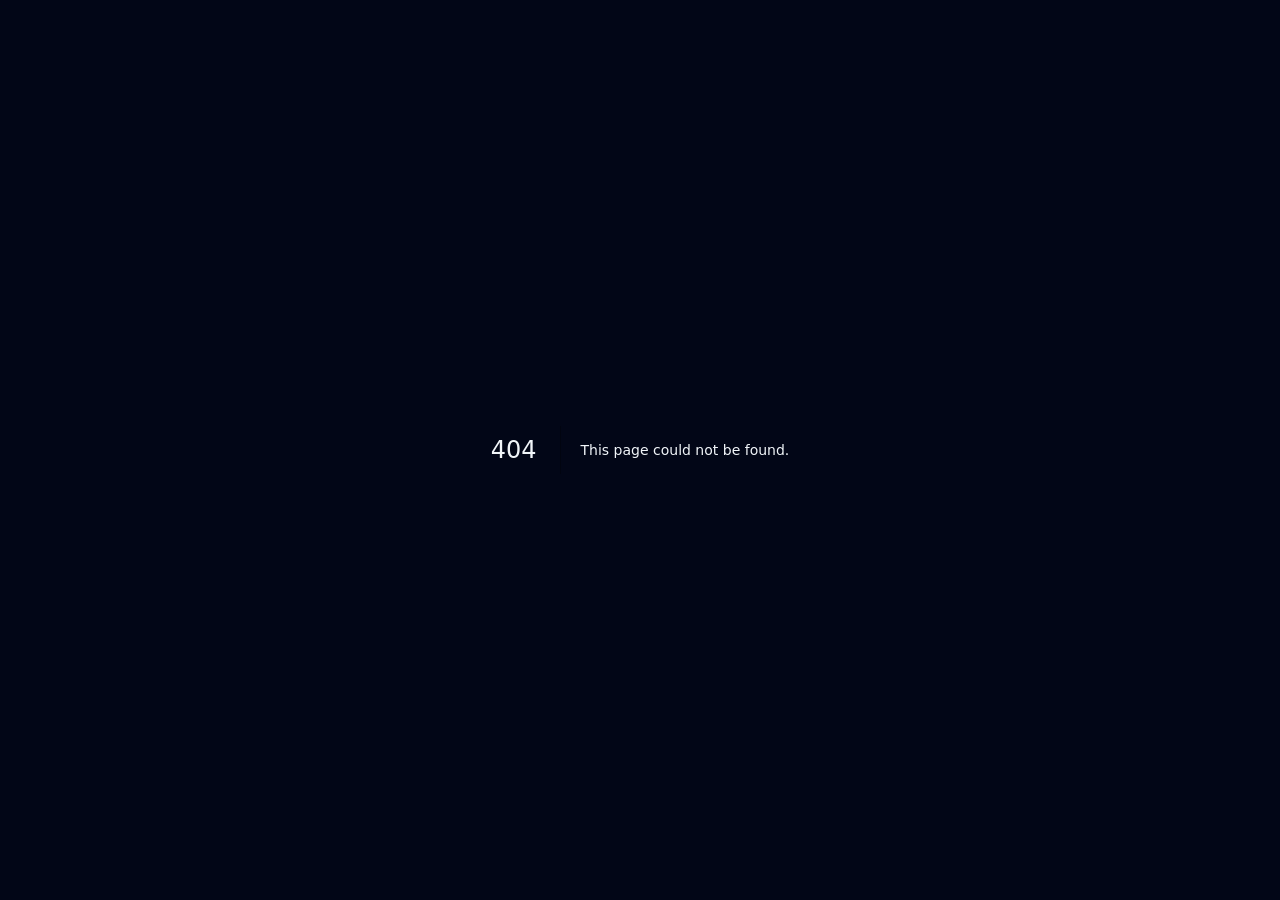
<file: 404/index.html>
<!DOCTYPE html><html lang="pt-BR" class="scroll-smooth"><head><meta charSet="utf-8"/><meta name="viewport" content="width=device-width"/><title>404: This page could not be found</title><meta name="next-head-count" content="3"/><link rel="preconnect" href="https://fonts.googleapis.com"/><link rel="preconnect" href="https://fonts.gstatic.com" crossorigin="anonymous"/><meta name="theme-color" content="#020617"/><link rel="preload" href="../_next/static/css/6925c7330b7317ea.css" as="style"/><link rel="stylesheet" href="../_next/static/css/6925c7330b7317ea.css" data-n-g=""/><noscript data-n-css=""></noscript><script defer="" nomodule="" src="../_next/static/chunks/polyfills-42372ed130431b0a.js"></script><script src="../_next/static/chunks/webpack-8fa1640cc84ba8fe.js" defer=""></script><script src="../_next/static/chunks/framework-64ad27b21261a9ce.js" defer=""></script><script src="../_next/static/chunks/main-5b2299ded1a46c83.js" defer=""></script><script src="../_next/static/chunks/pages/_app-26f5890917895004.js" defer=""></script><script src="../_next/static/chunks/pages/_error-7a92967bea80186d.js" defer=""></script><script src="../_next/static/n_pJmWvPM7QyATBM1aR26/_buildManifest.js" defer=""></script><script src="../_next/static/n_pJmWvPM7QyATBM1aR26/_ssgManifest.js" defer=""></script></head><body class="bg-slate-950 text-slate-100 antialiased selection:bg-emerald-500 selection:text-slate-950"><div id="__next"><div style="font-family:system-ui,&quot;Segoe UI&quot;,Roboto,Helvetica,Arial,sans-serif,&quot;Apple Color Emoji&quot;,&quot;Segoe UI Emoji&quot;;height:100vh;text-align:center;display:flex;flex-direction:column;align-items:center;justify-content:center"><div style="line-height:48px"><style>body{color:#000;background:#fff;margin:0}.next-error-h1{border-right:1px solid rgba(0,0,0,.3)}@media (prefers-color-scheme:dark){body{color:#fff;background:#000}.next-error-h1{border-right:1px solid rgba(255,255,255,.3)}}</style><h1 class="next-error-h1" style="display:inline-block;margin:0 20px 0 0;padding-right:23px;font-size:24px;font-weight:500;vertical-align:top">404</h1><div style="display:inline-block"><h2 style="font-size:14px;font-weight:400;line-height:28px">This page could not be found<!-- -->.</h2></div></div></div></div><script id="__NEXT_DATA__" type="application/json">{"props":{"pageProps":{"statusCode":404}},"page":"/_error","query":{},"buildId":"n_pJmWvPM7QyATBM1aR26","nextExport":true,"isFallback":false,"gip":true,"scriptLoader":[]}</script></body></html>
</file>
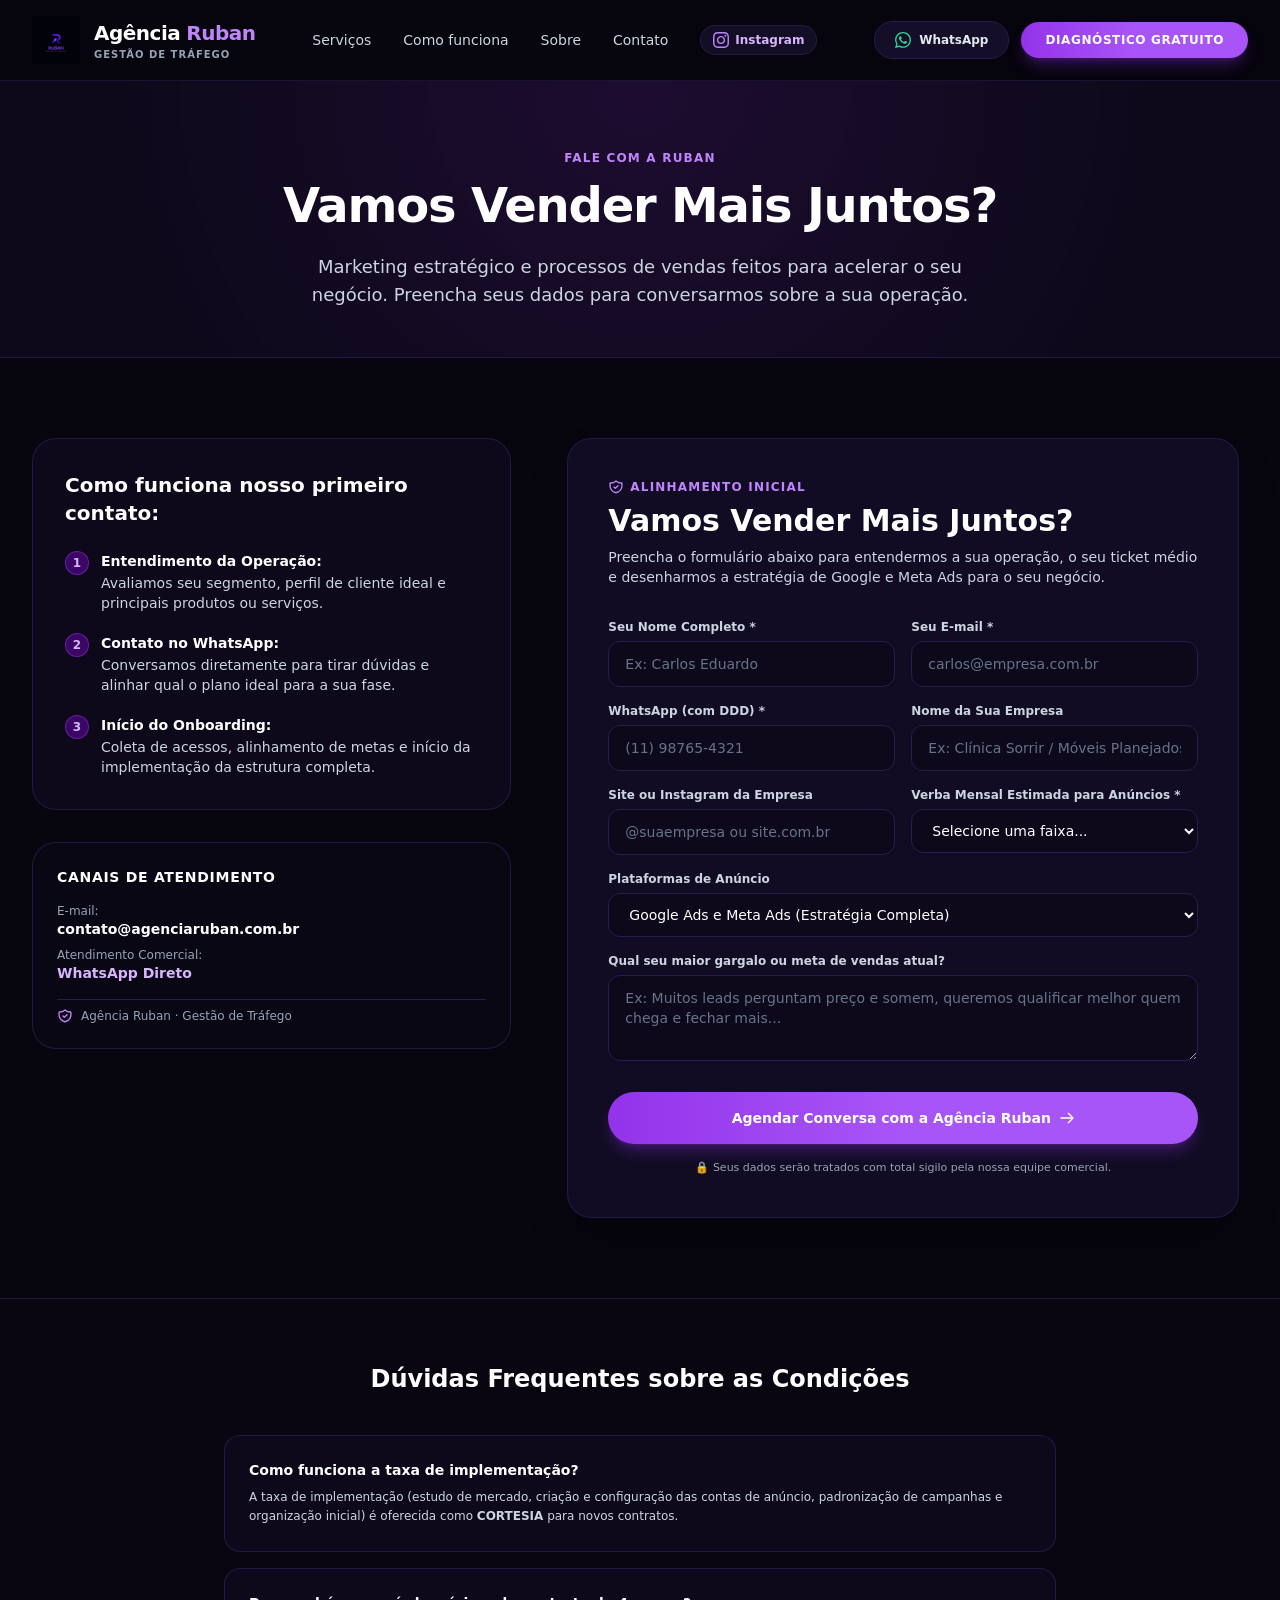
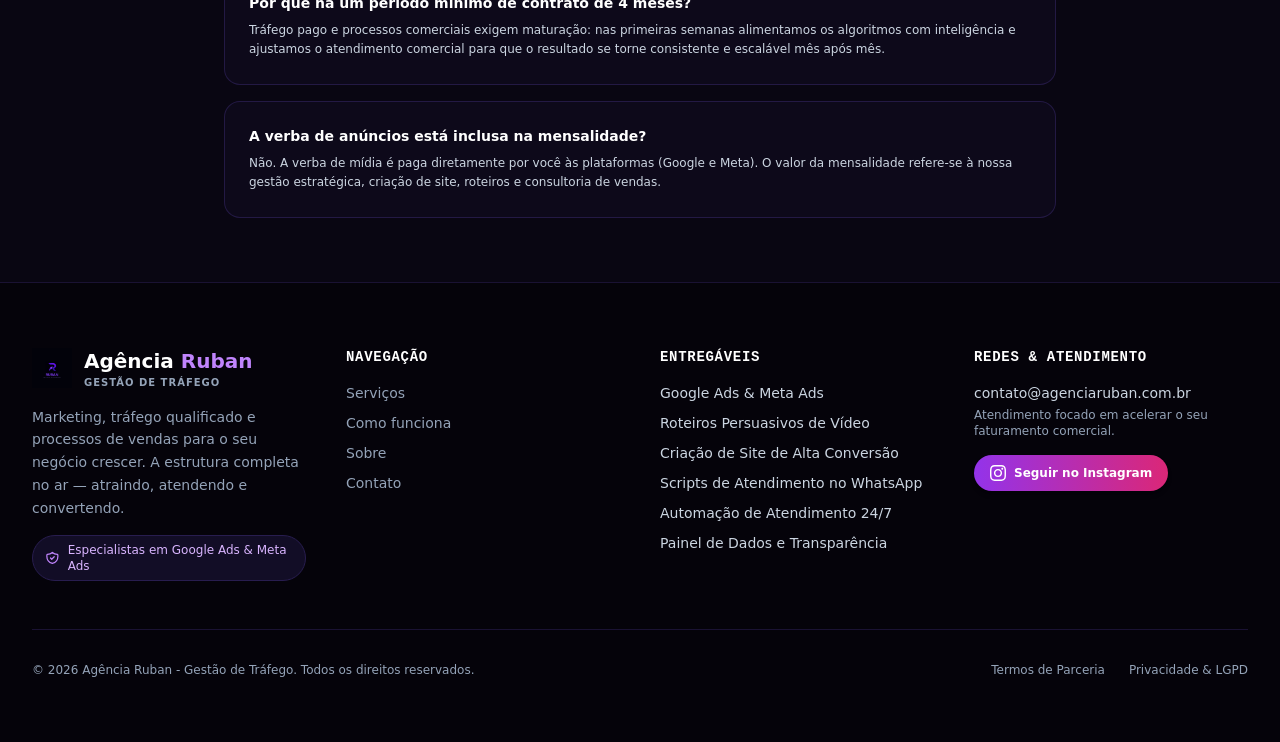
<file: contato/index.html>
<!DOCTYPE html><html lang="pt-BR" class="scroll-smooth"><head><meta charSet="utf-8"/><title>Fale Conosco | Agência Ruban - Gestão de Tráfego</title><meta name="description" content="Entre em contato com a Agência Ruban. Vamos entender sua operação e desenhar uma estratégia personalizada de Google Ads e Meta Ads."/><meta name="viewport" content="width=device-width, initial-scale=1"/><link rel="icon" href="../logo-ruban.png"/><meta property="og:type" content="website"/><meta property="og:title" content="Fale Conosco | Agência Ruban - Gestão de Tráfego"/><meta property="og:description" content="Entre em contato com a Agência Ruban. Vamos entender sua operação e desenhar uma estratégia personalizada de Google Ads e Meta Ads."/><meta property="og:locale" content="pt_BR"/><link rel="preload" href="../logo-ruban.png" as="image" fetchpriority="high"/><meta name="next-head-count" content="10"/><link rel="preconnect" href="https://fonts.googleapis.com"/><link rel="preconnect" href="https://fonts.gstatic.com" crossorigin="anonymous"/><meta name="theme-color" content="#020617"/><link rel="preload" href="../_next/static/css/6925c7330b7317ea.css" as="style"/><link rel="stylesheet" href="../_next/static/css/6925c7330b7317ea.css" data-n-g=""/><noscript data-n-css=""></noscript><script defer="" nomodule="" src="../_next/static/chunks/polyfills-42372ed130431b0a.js"></script><script src="../_next/static/chunks/webpack-8fa1640cc84ba8fe.js" defer=""></script><script src="../_next/static/chunks/framework-64ad27b21261a9ce.js" defer=""></script><script src="../_next/static/chunks/main-5b2299ded1a46c83.js" defer=""></script><script src="../_next/static/chunks/pages/_app-26f5890917895004.js" defer=""></script><script src="../_next/static/chunks/675-c1bb0f639d6597b0.js" defer=""></script><script src="../_next/static/chunks/427-fa962097a451be06.js" defer=""></script><script src="../_next/static/chunks/168-28202b8b0e0e7e04.js" defer=""></script><script src="../_next/static/chunks/pages/contato-ef0c827c848524a4.js" defer=""></script><script src="../_next/static/n_pJmWvPM7QyATBM1aR26/_buildManifest.js" defer=""></script><script src="../_next/static/n_pJmWvPM7QyATBM1aR26/_ssgManifest.js" defer=""></script></head><body class="bg-slate-950 text-slate-100 antialiased selection:bg-emerald-500 selection:text-slate-950"><div id="__next"><div class="min-h-screen flex flex-col bg-surface-950 text-slate-100 selection:bg-ruban-500 selection:text-white"><header class="sticky top-0 z-50 bg-[#07050e]/95 backdrop-blur-md border-b border-surface-700/60"><div class="max-w-7xl mx-auto px-4 sm:px-6 lg:px-8"><div class="flex items-center justify-between h-20"><a class="flex items-center gap-3.5 group" href="/"><img alt="Agência Ruban" fetchpriority="high" width="56" height="56" decoding="async" data-nimg="1" class="h-12 w-auto object-contain transition-transform group-hover:scale-105" style="color:transparent" src="../logo-ruban.png"/><div class="flex flex-col"><span class="text-xl font-black tracking-tight text-white flex items-center gap-1.5">Agência <span class="text-ruban-400">Ruban</span></span><span class="text-[10px] tracking-widest text-slate-400 uppercase font-semibold">Gestão de Tráfego</span></div></a><nav class="hidden md:flex items-center gap-8"><a class="text-sm font-medium text-slate-300 hover:text-white transition-colors" href="../#servicos">Serviços</a><a class="text-sm font-medium text-slate-300 hover:text-white transition-colors" href="../#como-funciona">Como funciona</a><a class="text-sm font-medium text-slate-300 hover:text-white transition-colors" href="../#sobre">Sobre</a><a class="text-sm font-medium text-slate-300 hover:text-white transition-colors" href="../#contato">Contato</a><a href="https://instagram.com" target="_blank" rel="noopener noreferrer" class="inline-flex items-center gap-1.5 text-xs font-bold px-3 py-1.5 rounded-full bg-surface-850 border border-surface-700/80 text-ruban-300 hover:text-white hover:border-ruban-500 transition-all"><svg class="w-3.5 h-3.5 text-ruban-400" width="16" height="16" style="width:16px;height:16px;min-width:16px;max-width:16px;display:inline-block" fill="currentColor" viewBox="0 0 24 24"><path d="M12 2.163c3.204 0 3.584.012 4.85.07 3.252.148 4.771 1.691 4.919 4.919.058 1.265.069 1.645.069 4.849 0 3.205-.012 3.584-.069 4.849-.149 3.225-1.664 4.771-4.919 4.919-1.266.058-1.644.07-4.85.07-3.204 0-3.584-.012-4.849-.07-3.26-.149-4.771-1.699-4.919-4.92-.058-1.265-.07-1.644-.07-4.849 0-3.204.013-3.583.07-4.849.149-3.227 1.664-4.771 4.919-4.919 1.266-.057 1.645-.069 4.849-.069zm0-2.163c-3.259 0-3.667.014-4.947.072-4.358.2-6.78 2.618-6.98 6.98-.059 1.281-.073 1.689-.073 4.948 0 3.259.014 3.668.072 4.948.2 4.358 2.618 6.78 6.98 6.98 1.281.058 1.689.072 4.948.072 3.259 0 3.668-.014 4.948-.072 4.354-.2 6.782-2.618 6.979-6.98.059-1.28.073-1.689.073-4.948 0-3.259-.014-3.667-.072-4.947-.196-4.354-2.617-6.78-6.979-6.98-1.281-.059-1.69-.073-4.949-.073zm0 5.838c-3.403 0-6.162 2.759-6.162 6.162s2.759 6.163 6.162 6.163 6.162-2.759 6.162-6.163c0-3.403-2.759-6.162-6.162-6.162zm0 10.162c-2.209 0-4-1.79-4-4 0-2.209 1.791-4 4-4s4 1.791 4 4c0 2.21-1.791 4-4 4zm6.406-11.845c-.796 0-1.441.645-1.441 1.44s.645 1.44 1.441 1.44c.795 0 1.439-.645 1.439-1.44s-.644-1.44-1.439-1.44z"></path></svg><span>Instagram</span></a></nav><div class="hidden lg:flex items-center gap-3"><a href="https://wa.me/5511987654321?text=Ol%C3%A1%2C%20gostaria%20de%20saber%20mais%20sobre%20os%20servi%C3%A7os%20da%20Ag%C3%AAncia%20Ruban" target="_blank" rel="noopener noreferrer" class="inline-flex items-center gap-2 px-5 py-2.5 rounded-full text-xs font-bold bg-[#140e29] hover:bg-[#1f163d] border border-surface-700 text-slate-200 transition-all"><svg class="w-4 h-4 text-emerald-400" width="16" height="16" style="width:16px;height:16px;min-width:16px;max-width:16px;display:inline-block" fill="currentColor" viewBox="0 0 24 24"><path d="M.057 24l1.687-6.163c-1.041-1.804-1.588-3.849-1.587-5.946.003-6.556 5.338-11.891 11.893-11.891 3.181.001 6.167 1.24 8.413 3.488 2.245 2.248 3.481 5.236 3.48 8.414-.003 6.557-5.338 11.892-11.893 11.892-1.99-.001-3.951-.5-5.688-1.448l-6.305 1.654zm6.597-3.807c1.676.995 3.276 1.591 5.392 1.592 5.448 0 9.886-4.434 9.889-9.885.002-5.462-4.415-9.89-9.881-9.892-5.452 0-9.887 4.434-9.889 9.884-.001 2.225.651 3.891 1.746 5.634l-.999 3.648 3.742-.981zm11.387-5.464c-.074-.124-.272-.198-.57-.347-.297-.149-1.758-.868-2.031-.967-.272-.099-.47-.149-.669.149-.198.297-.768.967-.941 1.165-.173.198-.347.223-.644.074-.297-.149-1.255-.462-2.39-1.475-.883-.788-1.48-1.761-1.653-2.059-.173-.297-.018-.458.13-.606.134-.133.297-.347.446-.521.151-.172.2-.296.3-.495.099-.198.05-.372-.025-.521-.075-.148-.669-1.611-.916-2.206-.242-.579-.487-.501-.669-.51l-.57-.01c-.198 0-.52.074-.792.372s-1.04 1.016-1.04 2.479 1.065 2.876 1.213 3.074c.149.198 2.095 3.2 5.076 4.487.709.306 1.263.489 1.694.626.712.226 1.36.194 1.872.118.571-.085 1.758-.719 2.006-1.413.248-.695.248-1.29.173-1.414z"></path></svg><span>WhatsApp</span></a><a class="inline-flex items-center justify-center px-6 py-2.5 rounded-full text-xs font-black uppercase tracking-wider bg-gradient-to-r from-ruban-600 via-ruban-500 to-purple-500 text-white hover:brightness-110 shadow-lg shadow-ruban-600/30 transition-all transform hover:-translate-y-0.5" href="../#contato">Diagnóstico gratuito</a></div><div class="md:hidden flex items-center"><button class="p-2 rounded-lg text-slate-300 hover:text-white hover:bg-surface-850 focus:outline-none" aria-label="Menu"><svg class="w-6 h-6" fill="none" viewBox="0 0 24 24" stroke="currentColor"><path stroke-linecap="round" stroke-linejoin="round" stroke-width="2" d="M4 6h16M4 12h16M4 18h16"></path></svg></button></div></div></div></header><main class="flex-grow"><section class="pt-16 pb-12 bg-radial-ruban border-b border-surface-700/80"><div class="max-w-4xl mx-auto px-4 sm:px-6 lg:px-8 text-center"><span class="text-xs font-bold text-ruban-400 uppercase tracking-widest">Fale com a Ruban</span><h1 class="text-3xl sm:text-5xl font-black text-white tracking-tight mt-3 mb-6">Vamos Vender Mais Juntos?</h1><p class="text-base sm:text-lg text-slate-300 leading-relaxed max-w-2xl mx-auto">Marketing estratégico e processos de vendas feitos para acelerar o seu negócio. Preencha seus dados para conversarmos sobre a sua operação.</p></div></section><section class="py-16 sm:py-20 bg-surface-950"><div class="max-w-7xl mx-auto px-4 sm:px-6 lg:px-8"><div class="grid grid-cols-1 lg:grid-cols-12 gap-12 items-start"><div class="lg:col-span-5 space-y-8"><div class="bg-surface-900 border border-surface-700/80 rounded-3xl p-6 sm:p-8"><h3 class="text-xl font-bold text-white mb-6">Como funciona nosso primeiro contato:</h3><ol class="space-y-5 text-xs sm:text-sm text-slate-300"><li class="flex items-start gap-3"><span class="w-6 h-6 rounded-full bg-ruban-950 border border-ruban-600/50 text-ruban-300 font-bold flex items-center justify-center flex-shrink-0 text-xs">1</span><div><strong class="text-white block mb-0.5">Entendimento da Operação:</strong>Avaliamos seu segmento, perfil de cliente ideal e principais produtos ou serviços.</div></li><li class="flex items-start gap-3"><span class="w-6 h-6 rounded-full bg-ruban-950 border border-ruban-600/50 text-ruban-300 font-bold flex items-center justify-center flex-shrink-0 text-xs">2</span><div><strong class="text-white block mb-0.5">Contato no WhatsApp:</strong>Conversamos diretamente para tirar dúvidas e alinhar qual o plano ideal para a sua fase.</div></li><li class="flex items-start gap-3"><span class="w-6 h-6 rounded-full bg-ruban-950 border border-ruban-600/50 text-ruban-300 font-bold flex items-center justify-center flex-shrink-0 text-xs">3</span><div><strong class="text-white block mb-0.5">Início do Onboarding:</strong>Coleta de acessos, alinhamento de metas e início da implementação da estrutura completa.</div></li></ol></div><div class="p-6 rounded-3xl bg-surface-900/60 border border-surface-700/80 space-y-4"><h4 class="text-sm font-bold text-white uppercase tracking-wider">Canais de Atendimento</h4><div class="space-y-2 text-xs sm:text-sm text-slate-300"><p><span class="text-slate-400 block text-xs">E-mail:</span><strong class="text-white">contato@agenciaruban.com.br</strong></p><p><span class="text-slate-400 block text-xs">Atendimento Comercial:</span><strong class="text-ruban-300">WhatsApp Direto</strong></p></div><div class="pt-2 border-t border-surface-700 text-xs text-slate-400 flex items-center gap-2"><svg class="w-4 h-4 text-ruban-400" fill="none" viewBox="0 0 24 24" stroke="currentColor"><path stroke-linecap="round" stroke-linejoin="round" stroke-width="2" d="M9 12l2 2 4-4m5.618-4.016A11.955 11.955 0 0112 2.944a11.955 11.955 0 01-8.618 3.04A12.02 12.02 0 003 9c0 5.591 3.824 10.29 9 11.622 5.176-1.332 9-6.03 9-11.622 0-1.042-.133-2.052-.382-3.016z"></path></svg><span>Agência Ruban · Gestão de Tráfego</span></div></div></div><div class="lg:col-span-7"><form class="bg-surface-850/90 border border-surface-700/80 rounded-3xl p-6 sm:p-10 shadow-2xl max-w-2xl mx-auto backdrop-blur-sm"><div class="mb-8"><span class="text-xs font-bold uppercase tracking-widest text-ruban-400 flex items-center gap-1.5 mb-2"><svg class="w-4 h-4" fill="none" viewBox="0 0 24 24" stroke="currentColor"><path stroke-linecap="round" stroke-linejoin="round" stroke-width="2" d="M9 12l2 2 4-4m5.618-4.016A11.955 11.955 0 0112 2.944a11.955 11.955 0 01-8.618 3.04A12.02 12.02 0 003 9c0 5.591 3.824 10.29 9 11.622 5.176-1.332 9-6.03 9-11.622 0-1.042-.133-2.052-.382-3.016z"></path></svg> Alinhamento Inicial</span><h3 class="text-2xl sm:text-3xl font-black text-white mb-2">Vamos Vender Mais Juntos?</h3><p class="text-xs sm:text-sm text-slate-300">Preencha o formulário abaixo para entendermos a sua operação, o seu ticket médio e desenharmos a estratégia de Google e Meta Ads para o seu negócio.</p></div><div class="space-y-4"><div class="grid grid-cols-1 sm:grid-cols-2 gap-4"><div><label for="name" class="block text-xs font-semibold text-slate-300 mb-1.5">Seu Nome Completo *</label><input type="text" id="name" name="name" placeholder="Ex: Carlos Eduardo" required="" class="w-full px-4 py-3 rounded-xl bg-surface-900 border border-surface-700 text-white placeholder-slate-500 text-sm focus:outline-none focus:border-ruban-500 transition-colors" value=""/></div><div><label for="email" class="block text-xs font-semibold text-slate-300 mb-1.5">Seu E-mail *</label><input type="email" id="email" name="email" placeholder="carlos@empresa.com.br" required="" class="w-full px-4 py-3 rounded-xl bg-surface-900 border border-surface-700 text-white placeholder-slate-500 text-sm focus:outline-none focus:border-ruban-500 transition-colors" value=""/></div></div><div class="grid grid-cols-1 sm:grid-cols-2 gap-4"><div><label for="phone" class="block text-xs font-semibold text-slate-300 mb-1.5">WhatsApp (com DDD) *</label><input type="tel" id="phone" name="phone" placeholder="(11) 98765-4321" required="" class="w-full px-4 py-3 rounded-xl bg-surface-900 border border-surface-700 text-white placeholder-slate-500 text-sm focus:outline-none focus:border-ruban-500 transition-colors" value=""/></div><div><label for="company" class="block text-xs font-semibold text-slate-300 mb-1.5">Nome da Sua Empresa</label><input type="text" id="company" name="company" placeholder="Ex: Clínica Sorrir / Móveis Planejados" class="w-full px-4 py-3 rounded-xl bg-surface-900 border border-surface-700 text-white placeholder-slate-500 text-sm focus:outline-none focus:border-ruban-500 transition-colors" value=""/></div></div><div class="grid grid-cols-1 sm:grid-cols-2 gap-4"><div><label for="website" class="block text-xs font-semibold text-slate-300 mb-1.5">Site ou Instagram da Empresa</label><input type="text" id="website" name="website" placeholder="@suaempresa ou site.com.br" class="w-full px-4 py-3 rounded-xl bg-surface-900 border border-surface-700 text-white placeholder-slate-500 text-sm focus:outline-none focus:border-ruban-500 transition-colors" value=""/></div><div><label for="budget" class="block text-xs font-semibold text-slate-300 mb-1.5">Verba Mensal Estimada para Anúncios *</label><select id="budget" name="budget" required="" class="w-full px-4 py-3 rounded-xl bg-surface-900 border border-surface-700 text-white text-sm focus:outline-none focus:border-ruban-500 transition-colors"><option value="" selected="">Selecione uma faixa...</option><option value="R$ 1.000 a R$ 3.000 / mês">R$ 1.000 a R$ 3.000 / mês</option><option value="R$ 3.000 a R$ 5.000 / mês">R$ 3.000 a R$ 5.000 / mês</option><option value="R$ 5.000 a R$ 10.000 / mês">R$ 5.000 a R$ 10.000 / mês</option><option value="Acima de R$ 10.000 / mês">Acima de R$ 10.000 / mês</option></select></div></div><div><label for="channel" class="block text-xs font-semibold text-slate-300 mb-1.5">Plataformas de Anúncio</label><select id="channel" name="channel" class="w-full px-4 py-3 rounded-xl bg-surface-900 border border-surface-700 text-white text-sm focus:outline-none focus:border-ruban-500 transition-colors"><option value="Google Ads e Meta Ads (Estratégia Completa)" selected="">Google Ads e Meta Ads (Estratégia Completa)</option><option value="Apenas Meta Ads (Instagram e Facebook)">Apenas Meta Ads (Instagram e Facebook)</option><option value="Apenas Google Ads">Apenas Google Ads (Pesquisa e Conversão)</option><option value="Preciso de ajuda para decidir o melhor canal">Preciso de ajuda para decidir o melhor canal</option></select></div><div><label for="message" class="block text-xs font-semibold text-slate-300 mb-1.5">Qual seu maior gargalo ou meta de vendas atual?</label><textarea id="message" name="message" rows="3" placeholder="Ex: Muitos leads perguntam preço e somem, queremos qualificar melhor quem chega e fechar mais..." class="w-full px-4 py-3 rounded-xl bg-surface-900 border border-surface-700 text-white placeholder-slate-500 text-sm focus:outline-none focus:border-ruban-500 transition-colors"></textarea></div><div class="pt-2"><button type="submit" class="w-full py-4 px-6 rounded-full font-bold text-sm bg-gradient-to-r from-ruban-600 via-ruban-500 to-purple-500 text-white hover:brightness-110 shadow-lg shadow-ruban-600/30 transition-all flex items-center justify-center gap-2 disabled:opacity-50 cursor-pointer"><span>Agendar Conversa com a Agência Ruban</span><svg class="w-4 h-4" fill="none" viewBox="0 0 24 24" stroke="currentColor"><path stroke-linecap="round" stroke-linejoin="round" stroke-width="2" d="M14 5l7 7m0 0l-7 7m7-7H3"></path></svg></button></div><p class="text-[11px] text-center text-slate-400">🔒 Seus dados serão tratados com total sigilo pela nossa equipe comercial.</p></div></form></div></div></div></section><section class="py-16 bg-surface-900/40 border-t border-surface-700/80"><div class="max-w-4xl mx-auto px-4 sm:px-6 lg:px-8"><h3 class="text-2xl font-bold text-white text-center mb-10">Dúvidas Frequentes sobre as Condições</h3><div class="space-y-4"><div class="p-6 rounded-2xl bg-surface-900 border border-surface-700/80"><h4 class="text-sm font-bold text-white mb-2">Como funciona a taxa de implementação?</h4><p class="text-xs text-slate-300 leading-relaxed">A taxa de implementação (estudo de mercado, criação e configuração das contas de anúncio, padronização de campanhas e organização inicial) é oferecida como <strong>CORTESIA</strong> para novos contratos.</p></div><div class="p-6 rounded-2xl bg-surface-900 border border-surface-700/80"><h4 class="text-sm font-bold text-white mb-2">Por que há um período mínimo de contrato de 4 meses?</h4><p class="text-xs text-slate-300 leading-relaxed">Tráfego pago e processos comerciais exigem maturação: nas primeiras semanas alimentamos os algoritmos com inteligência e ajustamos o atendimento comercial para que o resultado se torne consistente e escalável mês após mês.</p></div><div class="p-6 rounded-2xl bg-surface-900 border border-surface-700/80"><h4 class="text-sm font-bold text-white mb-2">A verba de anúncios está inclusa na mensalidade?</h4><p class="text-xs text-slate-300 leading-relaxed">Não. A verba de mídia é paga diretamente por você às plataformas (Google e Meta). O valor da mensalidade refere-se à nossa gestão estratégica, criação de site, roteiros e consultoria de vendas.</p></div></div></div></section></main><footer class="bg-[#05030a] border-t border-surface-700/60 text-slate-400"><div class="max-w-7xl mx-auto px-4 sm:px-6 lg:px-8 py-16"><div class="grid grid-cols-1 md:grid-cols-2 lg:grid-cols-4 gap-10"><div class="space-y-4"><a class="flex items-center gap-3" href="/"><img alt="Agência Ruban" loading="lazy" width="48" height="48" decoding="async" data-nimg="1" class="h-10 w-auto object-contain" style="color:transparent" src="../logo-ruban.png"/><div class="flex flex-col"><span class="text-xl font-black text-white">Agência <span class="text-ruban-400">Ruban</span></span><span class="text-[10px] tracking-widest text-slate-400 uppercase font-semibold">Gestão de Tráfego</span></div></a><p class="text-sm text-slate-400 leading-relaxed">Marketing, tráfego qualificado e processos de vendas para o seu negócio crescer. A estrutura completa no ar — atraindo, atendendo e convertendo.</p><div class="flex items-center gap-2 text-xs text-ruban-300 bg-[#120d26] border border-surface-700 px-3 py-1.5 rounded-full w-fit"><svg class="w-4 h-4 text-ruban-400" fill="none" viewBox="0 0 24 24" stroke="currentColor"><path stroke-linecap="round" stroke-linejoin="round" stroke-width="2" d="M9 12l2 2 4-4m5.618-4.016A11.955 11.955 0 0112 2.944a11.955 11.955 0 01-8.618 3.04A12.02 12.02 0 003 9c0 5.591 3.824 10.29 9 11.622 5.176-1.332 9-6.03 9-11.622 0-1.042-.133-2.052-.382-3.016z"></path></svg><span>Especialistas em Google Ads &amp; Meta Ads</span></div></div><div><h4 class="text-sm font-bold text-white uppercase tracking-wider mb-4 font-mono">Navegação</h4><ul class="space-y-2.5 text-sm"><li><a class="hover:text-ruban-400 transition-colors" href="../#servicos">Serviços</a></li><li><a class="hover:text-ruban-400 transition-colors" href="../#como-funciona">Como funciona</a></li><li><a class="hover:text-ruban-400 transition-colors" href="../#sobre">Sobre</a></li><li><a class="hover:text-ruban-400 transition-colors" href="../#contato">Contato</a></li></ul></div><div><h4 class="text-sm font-bold text-white uppercase tracking-wider mb-4 font-mono">Entregáveis</h4><ul class="space-y-2.5 text-sm"><li class="text-slate-300">Google Ads &amp; Meta Ads</li><li class="text-slate-300">Roteiros Persuasivos de Vídeo</li><li class="text-slate-300">Criação de Site de Alta Conversão</li><li class="text-slate-300">Scripts de Atendimento no WhatsApp</li><li class="text-slate-300">Automação de Atendimento 24/7</li><li class="text-slate-300">Painel de Dados e Transparência</li></ul></div><div><h4 class="text-sm font-bold text-white uppercase tracking-wider mb-4 font-mono">Redes &amp; Atendimento</h4><p class="text-sm text-slate-300 font-medium mb-1">contato@agenciaruban.com.br</p><p class="text-xs text-slate-400 mb-4">Atendimento focado em acelerar o seu faturamento comercial.</p><a href="https://instagram.com" target="_blank" rel="noopener noreferrer" class="inline-flex items-center gap-2 text-xs font-bold text-white bg-gradient-to-r from-ruban-600 to-pink-600 px-4 py-2.5 rounded-full hover:brightness-110 transition-all shadow-md mb-3"><svg class="w-4 h-4" width="16" height="16" style="width:16px;height:16px;min-width:16px;max-width:16px;display:inline-block" fill="currentColor" viewBox="0 0 24 24"><path d="M12 2.163c3.204 0 3.584.012 4.85.07 3.252.148 4.771 1.691 4.919 4.919.058 1.265.069 1.645.069 4.849 0 3.205-.012 3.584-.069 4.849-.149 3.225-1.664 4.771-4.919 4.919-1.266.058-1.644.07-4.85.07-3.204 0-3.584-.012-4.849-.07-3.26-.149-4.771-1.699-4.919-4.92-.058-1.265-.07-1.644-.07-4.849 0-3.204.013-3.583.07-4.849.149-3.227 1.664-4.771 4.919-4.919 1.266-.057 1.645-.069 4.849-.069zm0-2.163c-3.259 0-3.667.014-4.947.072-4.358.2-6.78 2.618-6.98 6.98-.059 1.281-.073 1.689-.073 4.948 0 3.259.014 3.668.072 4.948.2 4.358 2.618 6.78 6.98 6.98 1.281.058 1.689.072 4.948.072 3.259 0 3.668-.014 4.948-.072 4.354-.2 6.782-2.618 6.979-6.98.059-1.28.073-1.689.073-4.948 0-3.259-.014-3.667-.072-4.947-.196-4.354-2.617-6.78-6.979-6.98-1.281-.059-1.69-.073-4.949-.073zm0 5.838c-3.403 0-6.162 2.759-6.162 6.162s2.759 6.163 6.162 6.163 6.162-2.759 6.162-6.163c0-3.403-2.759-6.162-6.162-6.162zm0 10.162c-2.209 0-4-1.79-4-4 0-2.209 1.791-4 4-4s4 1.791 4 4c0 2.21-1.791 4-4 4zm6.406-11.845c-.796 0-1.441.645-1.441 1.44s.645 1.44 1.441 1.44c.795 0 1.439-.645 1.439-1.44s-.644-1.44-1.439-1.44z"></path></svg><span>Seguir no Instagram</span></a></div></div><div class="mt-12 pt-8 border-t border-surface-700/60 flex flex-col sm:flex-row items-center justify-between text-xs text-slate-400 gap-4"><p>© <!-- -->2026<!-- --> Agência Ruban - Gestão de Tráfego. Todos os direitos reservados.</p><div class="flex gap-6"><span class="hover:text-slate-300 cursor-pointer">Termos de Parceria</span><span class="hover:text-slate-300 cursor-pointer">Privacidade &amp; LGPD</span></div></div></div></footer></div></div><script id="__NEXT_DATA__" type="application/json">{"props":{"pageProps":{}},"page":"/contato","query":{},"buildId":"n_pJmWvPM7QyATBM1aR26","nextExport":true,"autoExport":true,"isFallback":false,"scriptLoader":[]}</script></body></html>
</file>
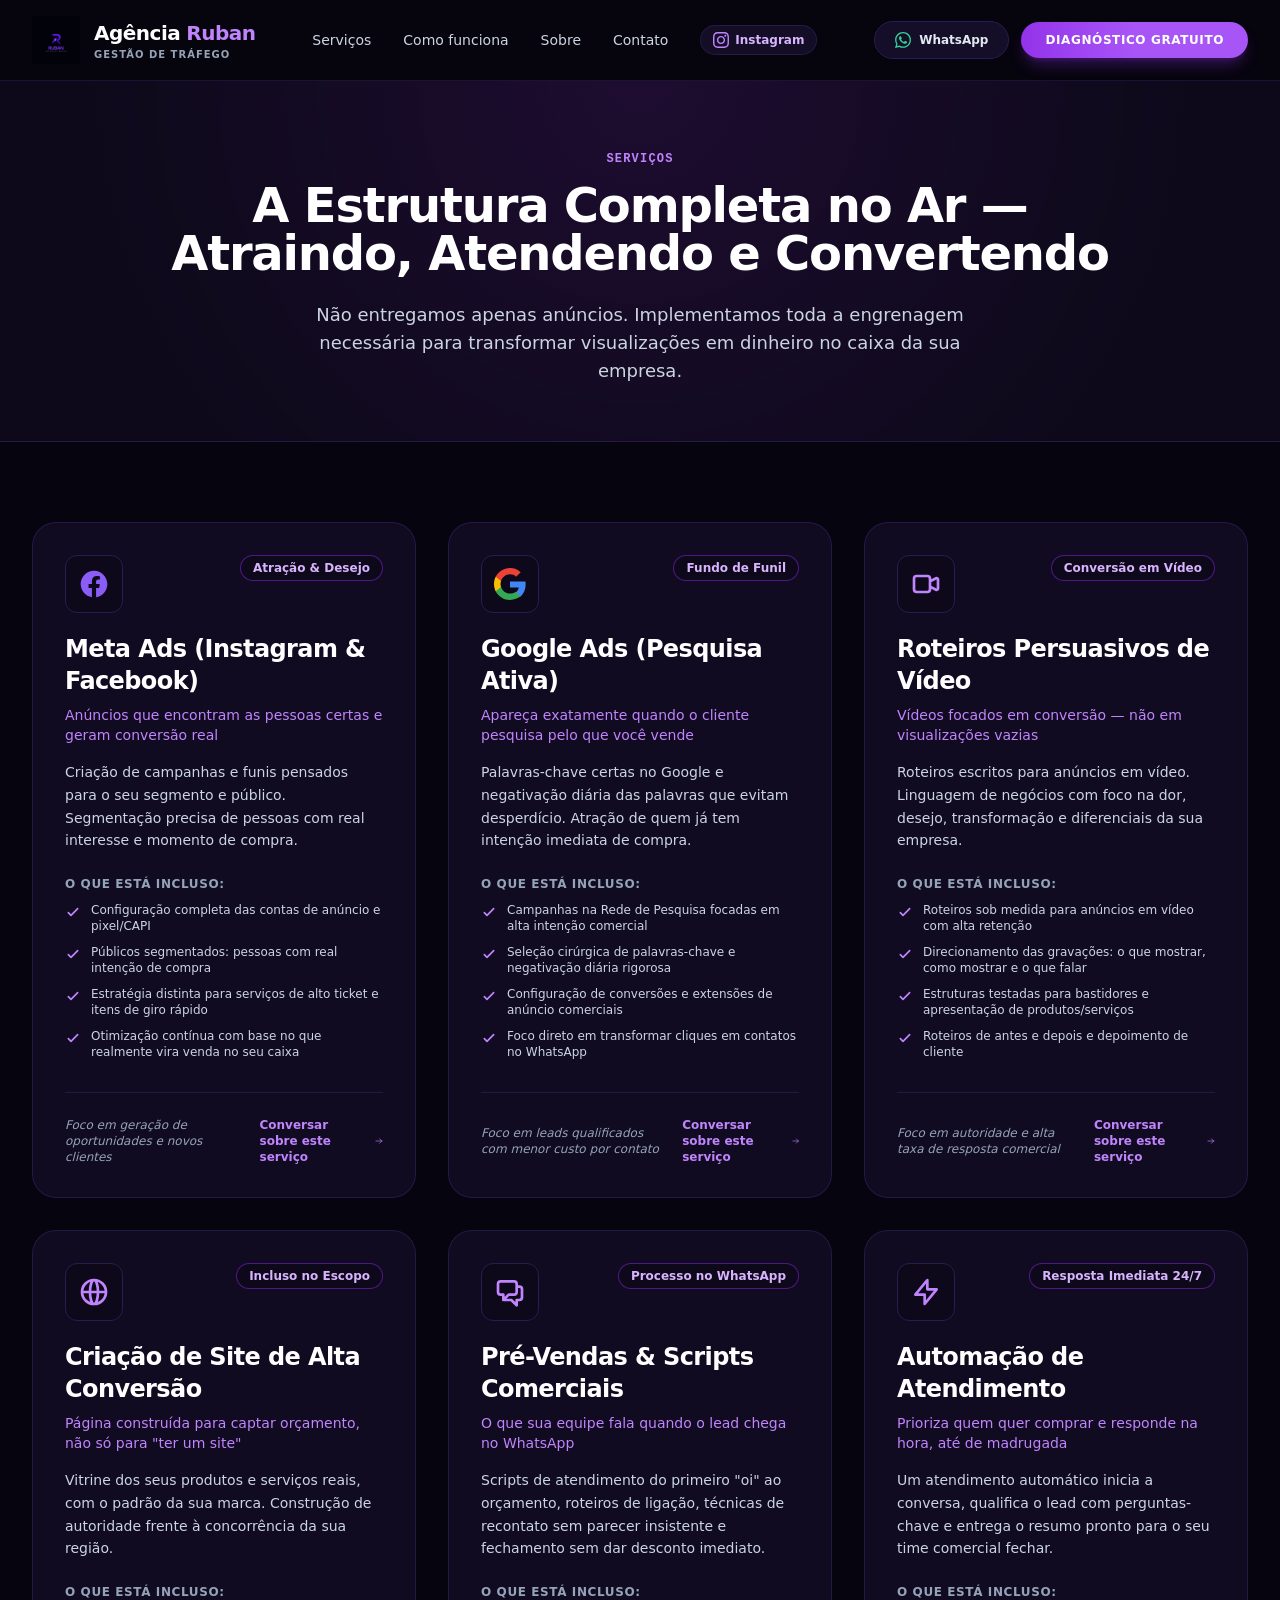
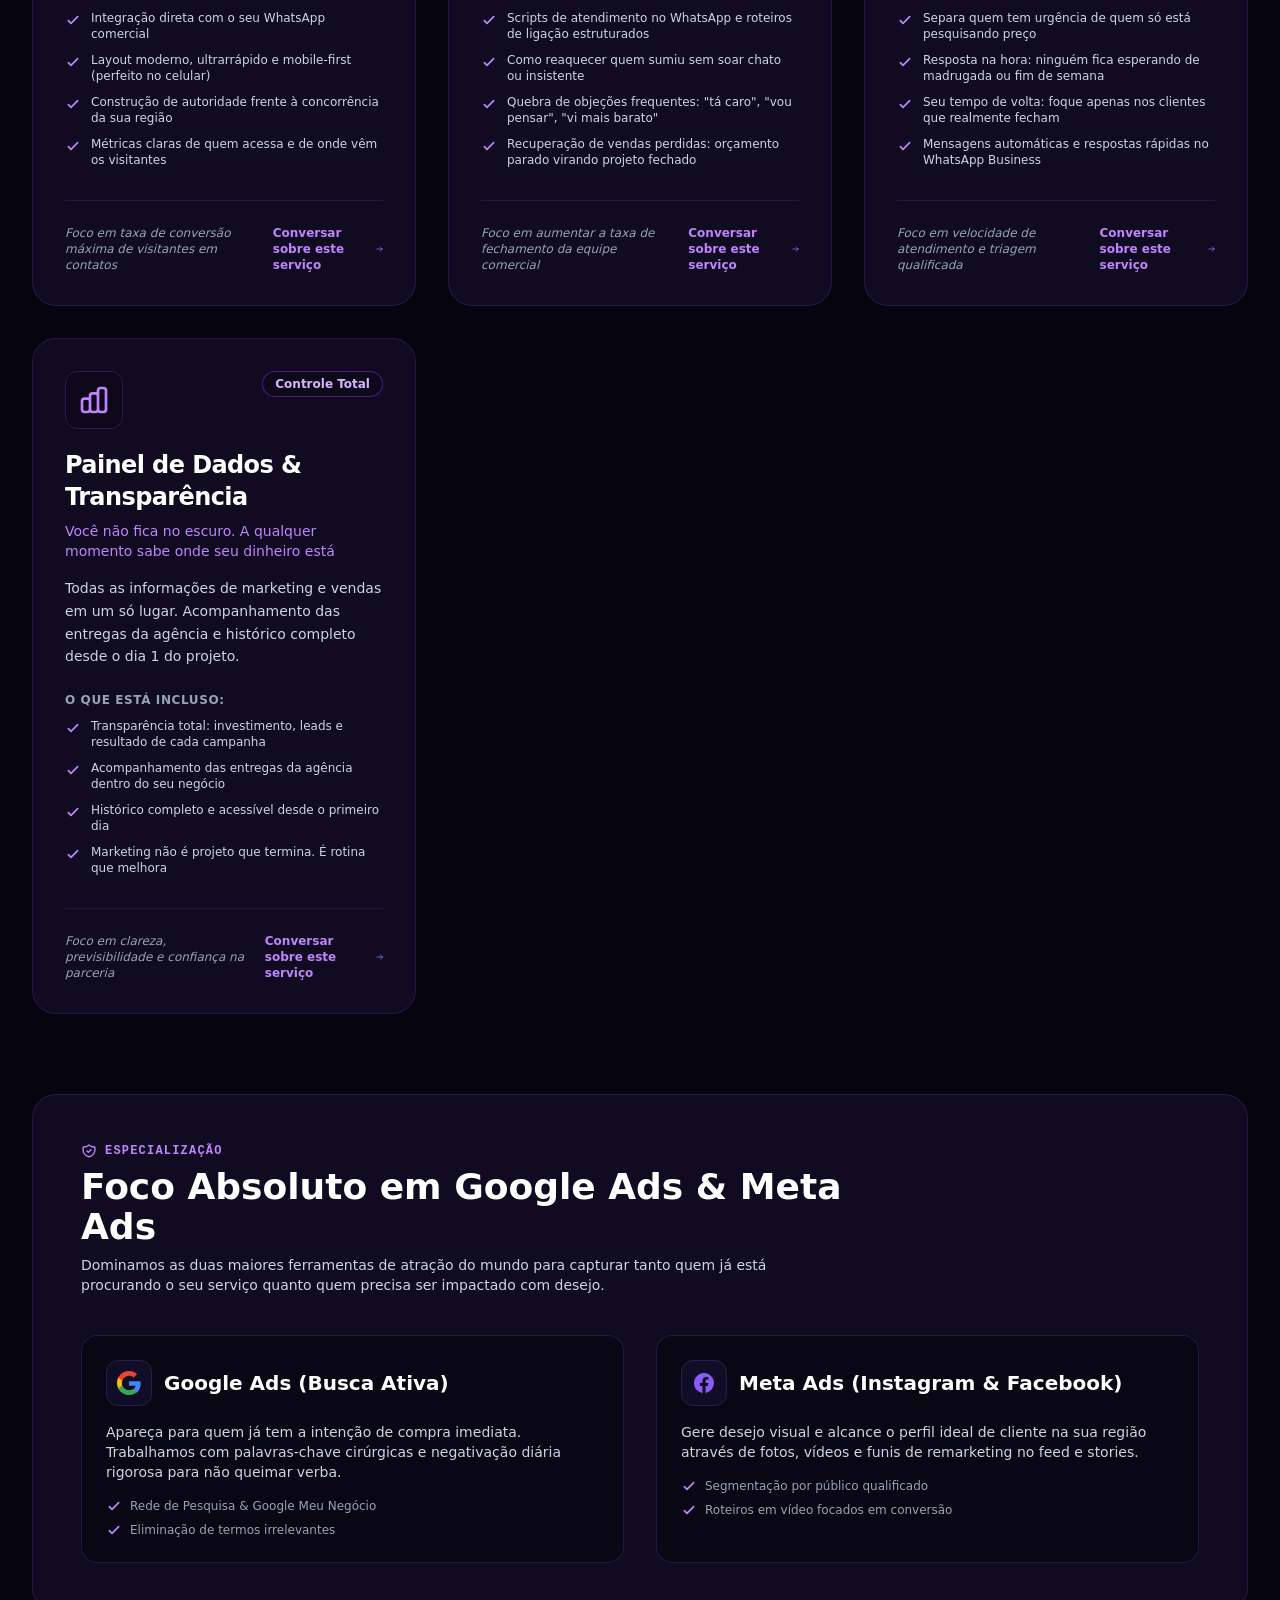
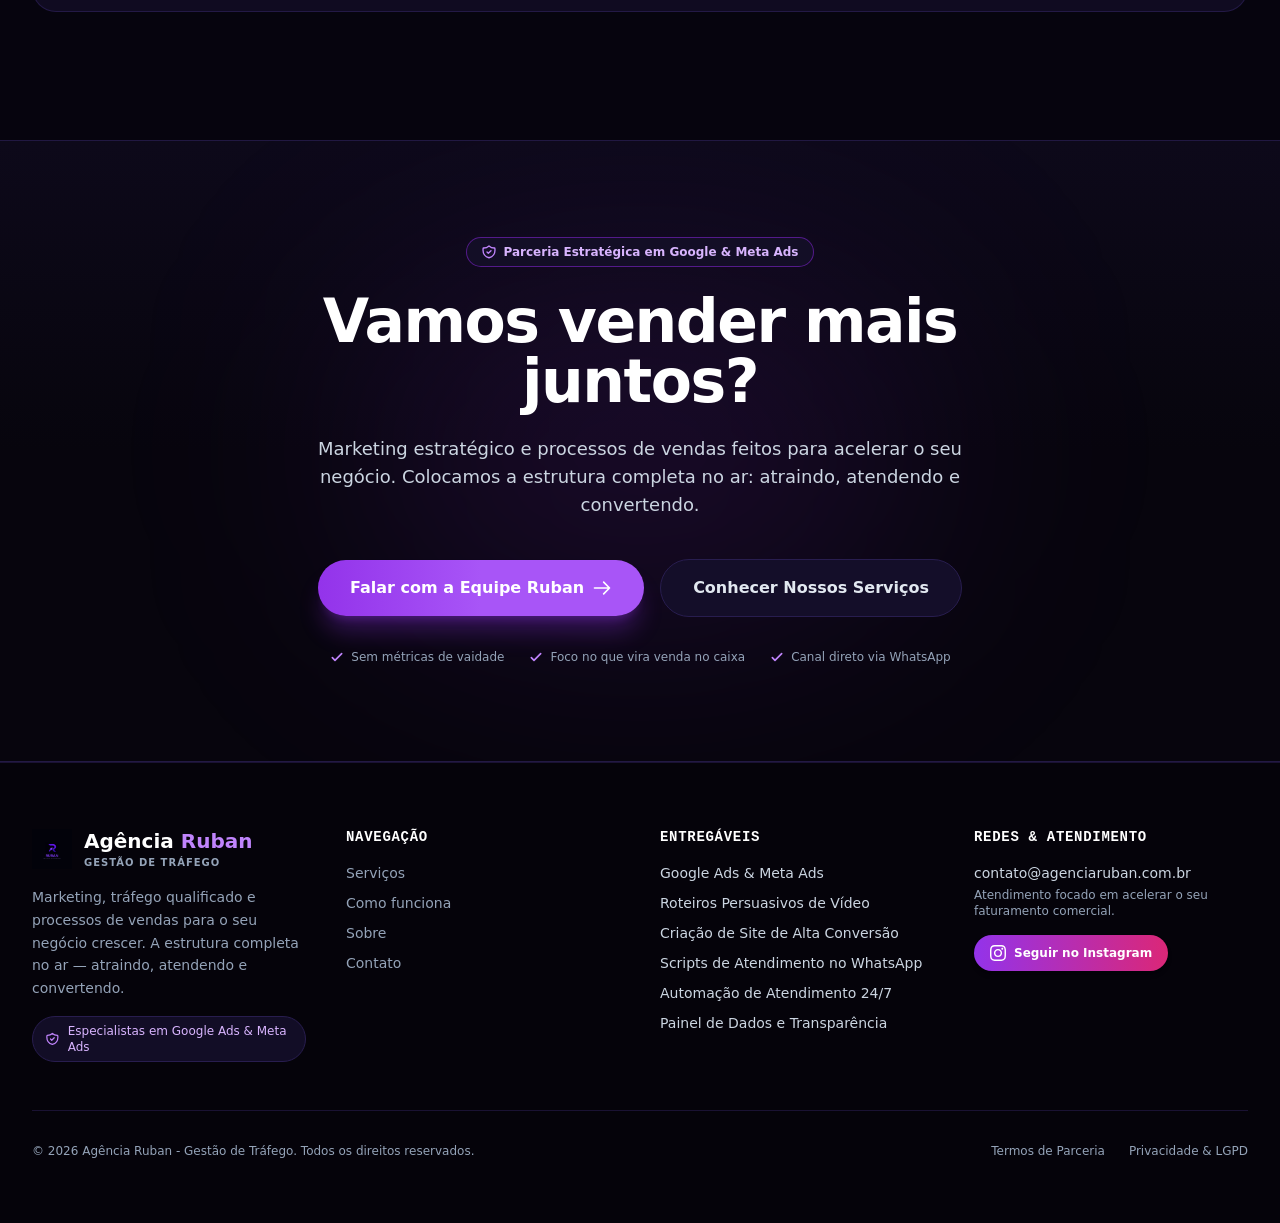
<file: servicos/index.html>
<!DOCTYPE html><html lang="pt-BR" class="scroll-smooth"><head><meta charSet="utf-8"/><title>Serviços &amp; Entregáveis | Agência Ruban - Gestão de Tráfego</title><meta name="description" content="Descubra o que a Agência Ruban entrega: Google Ads, Meta Ads, Roteiros de Vídeo, Criação de Site de Alta Conversão e Scripts Comerciais de Atendimento."/><meta name="viewport" content="width=device-width, initial-scale=1"/><link rel="icon" href="../logo-ruban.png"/><meta property="og:type" content="website"/><meta property="og:title" content="Serviços &amp; Entregáveis | Agência Ruban - Gestão de Tráfego"/><meta property="og:description" content="Descubra o que a Agência Ruban entrega: Google Ads, Meta Ads, Roteiros de Vídeo, Criação de Site de Alta Conversão e Scripts Comerciais de Atendimento."/><meta property="og:locale" content="pt_BR"/><link rel="preload" href="../logo-ruban.png" as="image" fetchpriority="high"/><meta name="next-head-count" content="10"/><link rel="preconnect" href="https://fonts.googleapis.com"/><link rel="preconnect" href="https://fonts.gstatic.com" crossorigin="anonymous"/><meta name="theme-color" content="#020617"/><link rel="preload" href="../_next/static/css/6925c7330b7317ea.css" as="style"/><link rel="stylesheet" href="../_next/static/css/6925c7330b7317ea.css" data-n-g=""/><noscript data-n-css=""></noscript><script defer="" nomodule="" src="../_next/static/chunks/polyfills-42372ed130431b0a.js"></script><script src="../_next/static/chunks/webpack-8fa1640cc84ba8fe.js" defer=""></script><script src="../_next/static/chunks/framework-64ad27b21261a9ce.js" defer=""></script><script src="../_next/static/chunks/main-5b2299ded1a46c83.js" defer=""></script><script src="../_next/static/chunks/pages/_app-26f5890917895004.js" defer=""></script><script src="../_next/static/chunks/675-c1bb0f639d6597b0.js" defer=""></script><script src="../_next/static/chunks/427-fa962097a451be06.js" defer=""></script><script src="../_next/static/chunks/pages/servicos-f66cbb7c8ecd5c12.js" defer=""></script><script src="../_next/static/n_pJmWvPM7QyATBM1aR26/_buildManifest.js" defer=""></script><script src="../_next/static/n_pJmWvPM7QyATBM1aR26/_ssgManifest.js" defer=""></script></head><body class="bg-slate-950 text-slate-100 antialiased selection:bg-emerald-500 selection:text-slate-950"><div id="__next"><div class="min-h-screen flex flex-col bg-surface-950 text-slate-100 selection:bg-ruban-500 selection:text-white"><header class="sticky top-0 z-50 bg-[#07050e]/95 backdrop-blur-md border-b border-surface-700/60"><div class="max-w-7xl mx-auto px-4 sm:px-6 lg:px-8"><div class="flex items-center justify-between h-20"><a class="flex items-center gap-3.5 group" href="/"><img alt="Agência Ruban" fetchpriority="high" width="56" height="56" decoding="async" data-nimg="1" class="h-12 w-auto object-contain transition-transform group-hover:scale-105" style="color:transparent" src="../logo-ruban.png"/><div class="flex flex-col"><span class="text-xl font-black tracking-tight text-white flex items-center gap-1.5">Agência <span class="text-ruban-400">Ruban</span></span><span class="text-[10px] tracking-widest text-slate-400 uppercase font-semibold">Gestão de Tráfego</span></div></a><nav class="hidden md:flex items-center gap-8"><a class="text-sm font-medium text-slate-300 hover:text-white transition-colors" href="../#servicos">Serviços</a><a class="text-sm font-medium text-slate-300 hover:text-white transition-colors" href="../#como-funciona">Como funciona</a><a class="text-sm font-medium text-slate-300 hover:text-white transition-colors" href="../#sobre">Sobre</a><a class="text-sm font-medium text-slate-300 hover:text-white transition-colors" href="../#contato">Contato</a><a href="https://instagram.com" target="_blank" rel="noopener noreferrer" class="inline-flex items-center gap-1.5 text-xs font-bold px-3 py-1.5 rounded-full bg-surface-850 border border-surface-700/80 text-ruban-300 hover:text-white hover:border-ruban-500 transition-all"><svg class="w-3.5 h-3.5 text-ruban-400" width="16" height="16" style="width:16px;height:16px;min-width:16px;max-width:16px;display:inline-block" fill="currentColor" viewBox="0 0 24 24"><path d="M12 2.163c3.204 0 3.584.012 4.85.07 3.252.148 4.771 1.691 4.919 4.919.058 1.265.069 1.645.069 4.849 0 3.205-.012 3.584-.069 4.849-.149 3.225-1.664 4.771-4.919 4.919-1.266.058-1.644.07-4.85.07-3.204 0-3.584-.012-4.849-.07-3.26-.149-4.771-1.699-4.919-4.92-.058-1.265-.07-1.644-.07-4.849 0-3.204.013-3.583.07-4.849.149-3.227 1.664-4.771 4.919-4.919 1.266-.057 1.645-.069 4.849-.069zm0-2.163c-3.259 0-3.667.014-4.947.072-4.358.2-6.78 2.618-6.98 6.98-.059 1.281-.073 1.689-.073 4.948 0 3.259.014 3.668.072 4.948.2 4.358 2.618 6.78 6.98 6.98 1.281.058 1.689.072 4.948.072 3.259 0 3.668-.014 4.948-.072 4.354-.2 6.782-2.618 6.979-6.98.059-1.28.073-1.689.073-4.948 0-3.259-.014-3.667-.072-4.947-.196-4.354-2.617-6.78-6.979-6.98-1.281-.059-1.69-.073-4.949-.073zm0 5.838c-3.403 0-6.162 2.759-6.162 6.162s2.759 6.163 6.162 6.163 6.162-2.759 6.162-6.163c0-3.403-2.759-6.162-6.162-6.162zm0 10.162c-2.209 0-4-1.79-4-4 0-2.209 1.791-4 4-4s4 1.791 4 4c0 2.21-1.791 4-4 4zm6.406-11.845c-.796 0-1.441.645-1.441 1.44s.645 1.44 1.441 1.44c.795 0 1.439-.645 1.439-1.44s-.644-1.44-1.439-1.44z"></path></svg><span>Instagram</span></a></nav><div class="hidden lg:flex items-center gap-3"><a href="https://wa.me/5511987654321?text=Ol%C3%A1%2C%20gostaria%20de%20saber%20mais%20sobre%20os%20servi%C3%A7os%20da%20Ag%C3%AAncia%20Ruban" target="_blank" rel="noopener noreferrer" class="inline-flex items-center gap-2 px-5 py-2.5 rounded-full text-xs font-bold bg-[#140e29] hover:bg-[#1f163d] border border-surface-700 text-slate-200 transition-all"><svg class="w-4 h-4 text-emerald-400" width="16" height="16" style="width:16px;height:16px;min-width:16px;max-width:16px;display:inline-block" fill="currentColor" viewBox="0 0 24 24"><path d="M.057 24l1.687-6.163c-1.041-1.804-1.588-3.849-1.587-5.946.003-6.556 5.338-11.891 11.893-11.891 3.181.001 6.167 1.24 8.413 3.488 2.245 2.248 3.481 5.236 3.48 8.414-.003 6.557-5.338 11.892-11.893 11.892-1.99-.001-3.951-.5-5.688-1.448l-6.305 1.654zm6.597-3.807c1.676.995 3.276 1.591 5.392 1.592 5.448 0 9.886-4.434 9.889-9.885.002-5.462-4.415-9.89-9.881-9.892-5.452 0-9.887 4.434-9.889 9.884-.001 2.225.651 3.891 1.746 5.634l-.999 3.648 3.742-.981zm11.387-5.464c-.074-.124-.272-.198-.57-.347-.297-.149-1.758-.868-2.031-.967-.272-.099-.47-.149-.669.149-.198.297-.768.967-.941 1.165-.173.198-.347.223-.644.074-.297-.149-1.255-.462-2.39-1.475-.883-.788-1.48-1.761-1.653-2.059-.173-.297-.018-.458.13-.606.134-.133.297-.347.446-.521.151-.172.2-.296.3-.495.099-.198.05-.372-.025-.521-.075-.148-.669-1.611-.916-2.206-.242-.579-.487-.501-.669-.51l-.57-.01c-.198 0-.52.074-.792.372s-1.04 1.016-1.04 2.479 1.065 2.876 1.213 3.074c.149.198 2.095 3.2 5.076 4.487.709.306 1.263.489 1.694.626.712.226 1.36.194 1.872.118.571-.085 1.758-.719 2.006-1.413.248-.695.248-1.29.173-1.414z"></path></svg><span>WhatsApp</span></a><a class="inline-flex items-center justify-center px-6 py-2.5 rounded-full text-xs font-black uppercase tracking-wider bg-gradient-to-r from-ruban-600 via-ruban-500 to-purple-500 text-white hover:brightness-110 shadow-lg shadow-ruban-600/30 transition-all transform hover:-translate-y-0.5" href="../#contato">Diagnóstico gratuito</a></div><div class="md:hidden flex items-center"><button class="p-2 rounded-lg text-slate-300 hover:text-white hover:bg-surface-850 focus:outline-none" aria-label="Menu"><svg class="w-6 h-6" fill="none" viewBox="0 0 24 24" stroke="currentColor"><path stroke-linecap="round" stroke-linejoin="round" stroke-width="2" d="M4 6h16M4 12h16M4 18h16"></path></svg></button></div></div></div></header><main class="flex-grow"><section class="pt-16 pb-14 bg-radial-ruban border-b border-surface-700/80"><div class="max-w-5xl mx-auto px-4 sm:px-6 lg:px-8 text-center"><span class="text-xs font-bold text-ruban-400 uppercase tracking-widest font-mono">SERVIÇOS</span><h1 class="text-3xl sm:text-5xl font-black text-white tracking-tight mt-3 mb-6">A Estrutura Completa no Ar — Atraindo, Atendendo e Convertendo</h1><p class="text-base sm:text-lg text-slate-300 max-w-2xl mx-auto leading-relaxed">Não entregamos apenas anúncios. Implementamos toda a engrenagem necessária para transformar visualizações em dinheiro no caixa da sua empresa.</p></div></section><section class="py-20 bg-[#06040e]"><div class="max-w-7xl mx-auto px-4 sm:px-6 lg:px-8"><div class="grid grid-cols-1 md:grid-cols-2 lg:grid-cols-3 gap-8 mb-20"><div id="meta-ads" class="bg-[#100b21] border border-surface-700/80 rounded-3xl p-6 sm:p-8 flex flex-col justify-between hover:border-ruban-500/50 transition-all hover:shadow-2xl hover:shadow-ruban-950/50 group"><div><div class="flex items-start justify-between gap-4 mb-5"><div class="p-3 bg-surface-900 rounded-xl border border-surface-700 group-hover:scale-105 group-hover:border-ruban-500/50 transition-all"><svg class="w-8 h-8 text-ruban-400" viewBox="0 0 24 24" fill="#8B5CF6"><path d="M12 2.04c-5.5 0-10 4.49-10 10.02 0 5 3.66 9.15 8.44 9.9v-7H7.9v-2.9h2.54V9.85c0-2.51 1.49-3.89 3.78-3.89 1.09 0 2.23.19 2.23.19v2.47h-1.26c-1.24 0-1.63.77-1.63 1.56v1.88h2.78l-.45 2.9h-2.33v7a10 10 0 008.44-9.9c0-5.53-4.5-10.02-10-10.02z"></path></svg></div><span class="text-xs font-semibold px-3 py-1 rounded-full bg-surface-900 text-ruban-300 border border-ruban-700/60">Atração &amp; Desejo</span></div><h3 class="text-2xl font-bold text-white mb-2 tracking-tight group-hover:text-ruban-300 transition-colors">Meta Ads (Instagram &amp; Facebook)</h3><p class="text-sm font-medium text-ruban-400 mb-4">Anúncios que encontram as pessoas certas e geram conversão real</p><p class="text-sm text-slate-300 leading-relaxed mb-6">Criação de campanhas e funis pensados para o seu segmento e público. Segmentação precisa de pessoas com real interesse e momento de compra.</p><div class="space-y-2.5 mb-8"><h4 class="text-xs font-bold text-slate-400 uppercase tracking-wider">O que está incluso:</h4><div class="flex items-start gap-2.5 text-xs text-slate-300"><svg class="w-4 h-4 text-ruban-400 mt-0.5 flex-shrink-0" fill="none" viewBox="0 0 24 24" stroke="currentColor"><path stroke-linecap="round" stroke-linejoin="round" stroke-width="2.5" d="M5 13l4 4L19 7"></path></svg><span>Configuração completa das contas de anúncio e pixel/CAPI</span></div><div class="flex items-start gap-2.5 text-xs text-slate-300"><svg class="w-4 h-4 text-ruban-400 mt-0.5 flex-shrink-0" fill="none" viewBox="0 0 24 24" stroke="currentColor"><path stroke-linecap="round" stroke-linejoin="round" stroke-width="2.5" d="M5 13l4 4L19 7"></path></svg><span>Públicos segmentados: pessoas com real intenção de compra</span></div><div class="flex items-start gap-2.5 text-xs text-slate-300"><svg class="w-4 h-4 text-ruban-400 mt-0.5 flex-shrink-0" fill="none" viewBox="0 0 24 24" stroke="currentColor"><path stroke-linecap="round" stroke-linejoin="round" stroke-width="2.5" d="M5 13l4 4L19 7"></path></svg><span>Estratégia distinta para serviços de alto ticket e itens de giro rápido</span></div><div class="flex items-start gap-2.5 text-xs text-slate-300"><svg class="w-4 h-4 text-ruban-400 mt-0.5 flex-shrink-0" fill="none" viewBox="0 0 24 24" stroke="currentColor"><path stroke-linecap="round" stroke-linejoin="round" stroke-width="2.5" d="M5 13l4 4L19 7"></path></svg><span>Otimização contínua com base no que realmente vira venda no seu caixa</span></div></div></div><div class="pt-6 border-t border-surface-700/80 flex flex-col sm:flex-row items-start sm:items-center justify-between gap-4"><span class="text-xs text-slate-400 italic">Foco em geração de oportunidades e novos clientes</span><a class="inline-flex items-center gap-1.5 text-xs font-bold text-ruban-400 hover:text-ruban-300 transition-colors group-hover:translate-x-1 duration-200" href="../#contato">Conversar sobre este serviço <svg class="w-3.5 h-3.5" fill="none" viewBox="0 0 24 24" stroke="currentColor"><path stroke-linecap="round" stroke-linejoin="round" stroke-width="2" d="M14 5l7 7m0 0l-7 7m7-7H3"></path></svg></a></div></div><div id="google-ads" class="bg-[#100b21] border border-surface-700/80 rounded-3xl p-6 sm:p-8 flex flex-col justify-between hover:border-ruban-500/50 transition-all hover:shadow-2xl hover:shadow-ruban-950/50 group"><div><div class="flex items-start justify-between gap-4 mb-5"><div class="p-3 bg-surface-900 rounded-xl border border-surface-700 group-hover:scale-105 group-hover:border-ruban-500/50 transition-all"><svg class="w-8 h-8" viewBox="0 0 24 24"><path fill="#4285F4" d="M23.745 12.27c0-.7-.06-1.4-.19-2.07H12v4.51h6.6c-.29 1.52-1.14 2.8-2.4 3.65v3.05h3.88c2.27-2.09 3.66-5.17 3.66-9.14z"></path><path fill="#34A853" d="M12 24c3.24 0 5.95-1.08 7.93-2.91l-3.88-3.05c-1.08.72-2.45 1.16-4.05 1.16-3.12 0-5.77-2.1-6.72-4.93H1.25v3.15C3.25 21.36 7.33 24 12 24z"></path><path fill="#FBBC05" d="M5.28 14.27c-.25-.72-.38-1.49-.38-2.27s.13-1.55.38-2.27V6.58H1.25C.45 8.18 0 9.99 0 12s.45 3.82 1.25 5.42l4.03-3.15z"></path><path fill="#EA4335" d="M12 4.75c1.77 0 3.35.61 4.6 1.8l3.42-3.42C17.95 1.19 15.24 0 12 0 7.33 0 3.25 2.64 1.25 6.58l4.03 3.15c.95-2.83 3.6-4.98 6.72-4.98z"></path></svg></div><span class="text-xs font-semibold px-3 py-1 rounded-full bg-surface-900 text-ruban-300 border border-ruban-700/60">Fundo de Funil</span></div><h3 class="text-2xl font-bold text-white mb-2 tracking-tight group-hover:text-ruban-300 transition-colors">Google Ads (Pesquisa Ativa)</h3><p class="text-sm font-medium text-ruban-400 mb-4">Apareça exatamente quando o cliente pesquisa pelo que você vende</p><p class="text-sm text-slate-300 leading-relaxed mb-6">Palavras-chave certas no Google e negativação diária das palavras que evitam desperdício. Atração de quem já tem intenção imediata de compra.</p><div class="space-y-2.5 mb-8"><h4 class="text-xs font-bold text-slate-400 uppercase tracking-wider">O que está incluso:</h4><div class="flex items-start gap-2.5 text-xs text-slate-300"><svg class="w-4 h-4 text-ruban-400 mt-0.5 flex-shrink-0" fill="none" viewBox="0 0 24 24" stroke="currentColor"><path stroke-linecap="round" stroke-linejoin="round" stroke-width="2.5" d="M5 13l4 4L19 7"></path></svg><span>Campanhas na Rede de Pesquisa focadas em alta intenção comercial</span></div><div class="flex items-start gap-2.5 text-xs text-slate-300"><svg class="w-4 h-4 text-ruban-400 mt-0.5 flex-shrink-0" fill="none" viewBox="0 0 24 24" stroke="currentColor"><path stroke-linecap="round" stroke-linejoin="round" stroke-width="2.5" d="M5 13l4 4L19 7"></path></svg><span>Seleção cirúrgica de palavras-chave e negativação diária rigorosa</span></div><div class="flex items-start gap-2.5 text-xs text-slate-300"><svg class="w-4 h-4 text-ruban-400 mt-0.5 flex-shrink-0" fill="none" viewBox="0 0 24 24" stroke="currentColor"><path stroke-linecap="round" stroke-linejoin="round" stroke-width="2.5" d="M5 13l4 4L19 7"></path></svg><span>Configuração de conversões e extensões de anúncio comerciais</span></div><div class="flex items-start gap-2.5 text-xs text-slate-300"><svg class="w-4 h-4 text-ruban-400 mt-0.5 flex-shrink-0" fill="none" viewBox="0 0 24 24" stroke="currentColor"><path stroke-linecap="round" stroke-linejoin="round" stroke-width="2.5" d="M5 13l4 4L19 7"></path></svg><span>Foco direto em transformar cliques em contatos no WhatsApp</span></div></div></div><div class="pt-6 border-t border-surface-700/80 flex flex-col sm:flex-row items-start sm:items-center justify-between gap-4"><span class="text-xs text-slate-400 italic">Foco em leads qualificados com menor custo por contato</span><a class="inline-flex items-center gap-1.5 text-xs font-bold text-ruban-400 hover:text-ruban-300 transition-colors group-hover:translate-x-1 duration-200" href="../#contato">Conversar sobre este serviço <svg class="w-3.5 h-3.5" fill="none" viewBox="0 0 24 24" stroke="currentColor"><path stroke-linecap="round" stroke-linejoin="round" stroke-width="2" d="M14 5l7 7m0 0l-7 7m7-7H3"></path></svg></a></div></div><div id="roteiros-video" class="bg-[#100b21] border border-surface-700/80 rounded-3xl p-6 sm:p-8 flex flex-col justify-between hover:border-ruban-500/50 transition-all hover:shadow-2xl hover:shadow-ruban-950/50 group"><div><div class="flex items-start justify-between gap-4 mb-5"><div class="p-3 bg-surface-900 rounded-xl border border-surface-700 group-hover:scale-105 group-hover:border-ruban-500/50 transition-all"><svg class="w-8 h-8 text-ruban-400" fill="none" viewBox="0 0 24 24" stroke="currentColor"><path stroke-linecap="round" stroke-linejoin="round" stroke-width="2" d="M15 10l4.553-2.276A1 1 0 0121 8.618v6.764a1 1 0 01-1.447.894L15 14M5 18h8a2 2 0 002-2V8a2 2 0 00-2-2H5a2 2 0 00-2 2v8a2 2 0 002 2z"></path></svg></div><span class="text-xs font-semibold px-3 py-1 rounded-full bg-surface-900 text-ruban-300 border border-ruban-700/60">Conversão em Vídeo</span></div><h3 class="text-2xl font-bold text-white mb-2 tracking-tight group-hover:text-ruban-300 transition-colors">Roteiros Persuasivos de Vídeo</h3><p class="text-sm font-medium text-ruban-400 mb-4">Vídeos focados em conversão — não em visualizações vazias</p><p class="text-sm text-slate-300 leading-relaxed mb-6">Roteiros escritos para anúncios em vídeo. Linguagem de negócios com foco na dor, desejo, transformação e diferenciais da sua empresa.</p><div class="space-y-2.5 mb-8"><h4 class="text-xs font-bold text-slate-400 uppercase tracking-wider">O que está incluso:</h4><div class="flex items-start gap-2.5 text-xs text-slate-300"><svg class="w-4 h-4 text-ruban-400 mt-0.5 flex-shrink-0" fill="none" viewBox="0 0 24 24" stroke="currentColor"><path stroke-linecap="round" stroke-linejoin="round" stroke-width="2.5" d="M5 13l4 4L19 7"></path></svg><span>Roteiros sob medida para anúncios em vídeo com alta retenção</span></div><div class="flex items-start gap-2.5 text-xs text-slate-300"><svg class="w-4 h-4 text-ruban-400 mt-0.5 flex-shrink-0" fill="none" viewBox="0 0 24 24" stroke="currentColor"><path stroke-linecap="round" stroke-linejoin="round" stroke-width="2.5" d="M5 13l4 4L19 7"></path></svg><span>Direcionamento das gravações: o que mostrar, como mostrar e o que falar</span></div><div class="flex items-start gap-2.5 text-xs text-slate-300"><svg class="w-4 h-4 text-ruban-400 mt-0.5 flex-shrink-0" fill="none" viewBox="0 0 24 24" stroke="currentColor"><path stroke-linecap="round" stroke-linejoin="round" stroke-width="2.5" d="M5 13l4 4L19 7"></path></svg><span>Estruturas testadas para bastidores e apresentação de produtos/serviços</span></div><div class="flex items-start gap-2.5 text-xs text-slate-300"><svg class="w-4 h-4 text-ruban-400 mt-0.5 flex-shrink-0" fill="none" viewBox="0 0 24 24" stroke="currentColor"><path stroke-linecap="round" stroke-linejoin="round" stroke-width="2.5" d="M5 13l4 4L19 7"></path></svg><span>Roteiros de antes e depois e depoimento de cliente</span></div></div></div><div class="pt-6 border-t border-surface-700/80 flex flex-col sm:flex-row items-start sm:items-center justify-between gap-4"><span class="text-xs text-slate-400 italic">Foco em autoridade e alta taxa de resposta comercial</span><a class="inline-flex items-center gap-1.5 text-xs font-bold text-ruban-400 hover:text-ruban-300 transition-colors group-hover:translate-x-1 duration-200" href="../#contato">Conversar sobre este serviço <svg class="w-3.5 h-3.5" fill="none" viewBox="0 0 24 24" stroke="currentColor"><path stroke-linecap="round" stroke-linejoin="round" stroke-width="2" d="M14 5l7 7m0 0l-7 7m7-7H3"></path></svg></a></div></div><div id="criacao-site" class="bg-[#100b21] border border-surface-700/80 rounded-3xl p-6 sm:p-8 flex flex-col justify-between hover:border-ruban-500/50 transition-all hover:shadow-2xl hover:shadow-ruban-950/50 group"><div><div class="flex items-start justify-between gap-4 mb-5"><div class="p-3 bg-surface-900 rounded-xl border border-surface-700 group-hover:scale-105 group-hover:border-ruban-500/50 transition-all"><svg class="w-8 h-8 text-ruban-400" fill="none" viewBox="0 0 24 24" stroke="currentColor"><path stroke-linecap="round" stroke-linejoin="round" stroke-width="2" d="M21 12a9 9 0 01-9 9m9-9a9 9 0 00-9-9m9 9H3m9 9a9 9 0 01-9-9m9 9c1.657 0 3-4.03 3-9s-1.343-9-3-9m0 18c-1.657 0-3-4.03-3-9s1.343-9 3-9m-9 9a9 9 0 019-9"></path></svg></div><span class="text-xs font-semibold px-3 py-1 rounded-full bg-surface-900 text-ruban-300 border border-ruban-700/60">Incluso no Escopo</span></div><h3 class="text-2xl font-bold text-white mb-2 tracking-tight group-hover:text-ruban-300 transition-colors">Criação de Site de Alta Conversão</h3><p class="text-sm font-medium text-ruban-400 mb-4">Página construída para captar orçamento, não só para &quot;ter um site&quot;</p><p class="text-sm text-slate-300 leading-relaxed mb-6">Vitrine dos seus produtos e serviços reais, com o padrão da sua marca. Construção de autoridade frente à concorrência da sua região.</p><div class="space-y-2.5 mb-8"><h4 class="text-xs font-bold text-slate-400 uppercase tracking-wider">O que está incluso:</h4><div class="flex items-start gap-2.5 text-xs text-slate-300"><svg class="w-4 h-4 text-ruban-400 mt-0.5 flex-shrink-0" fill="none" viewBox="0 0 24 24" stroke="currentColor"><path stroke-linecap="round" stroke-linejoin="round" stroke-width="2.5" d="M5 13l4 4L19 7"></path></svg><span>Integração direta com o seu WhatsApp comercial</span></div><div class="flex items-start gap-2.5 text-xs text-slate-300"><svg class="w-4 h-4 text-ruban-400 mt-0.5 flex-shrink-0" fill="none" viewBox="0 0 24 24" stroke="currentColor"><path stroke-linecap="round" stroke-linejoin="round" stroke-width="2.5" d="M5 13l4 4L19 7"></path></svg><span>Layout moderno, ultrarrápido e mobile-first (perfeito no celular)</span></div><div class="flex items-start gap-2.5 text-xs text-slate-300"><svg class="w-4 h-4 text-ruban-400 mt-0.5 flex-shrink-0" fill="none" viewBox="0 0 24 24" stroke="currentColor"><path stroke-linecap="round" stroke-linejoin="round" stroke-width="2.5" d="M5 13l4 4L19 7"></path></svg><span>Construção de autoridade frente à concorrência da sua região</span></div><div class="flex items-start gap-2.5 text-xs text-slate-300"><svg class="w-4 h-4 text-ruban-400 mt-0.5 flex-shrink-0" fill="none" viewBox="0 0 24 24" stroke="currentColor"><path stroke-linecap="round" stroke-linejoin="round" stroke-width="2.5" d="M5 13l4 4L19 7"></path></svg><span>Métricas claras de quem acessa e de onde vêm os visitantes</span></div></div></div><div class="pt-6 border-t border-surface-700/80 flex flex-col sm:flex-row items-start sm:items-center justify-between gap-4"><span class="text-xs text-slate-400 italic">Foco em taxa de conversão máxima de visitantes em contatos</span><a class="inline-flex items-center gap-1.5 text-xs font-bold text-ruban-400 hover:text-ruban-300 transition-colors group-hover:translate-x-1 duration-200" href="../#contato">Conversar sobre este serviço <svg class="w-3.5 h-3.5" fill="none" viewBox="0 0 24 24" stroke="currentColor"><path stroke-linecap="round" stroke-linejoin="round" stroke-width="2" d="M14 5l7 7m0 0l-7 7m7-7H3"></path></svg></a></div></div><div id="processos-vendas" class="bg-[#100b21] border border-surface-700/80 rounded-3xl p-6 sm:p-8 flex flex-col justify-between hover:border-ruban-500/50 transition-all hover:shadow-2xl hover:shadow-ruban-950/50 group"><div><div class="flex items-start justify-between gap-4 mb-5"><div class="p-3 bg-surface-900 rounded-xl border border-surface-700 group-hover:scale-105 group-hover:border-ruban-500/50 transition-all"><svg class="w-8 h-8 text-ruban-400" fill="none" viewBox="0 0 24 24" stroke="currentColor"><path stroke-linecap="round" stroke-linejoin="round" stroke-width="2" d="M17 8h2a2 2 0 012 2v6a2 2 0 01-2 2h-2v4l-4-4H9a1.994 1.994 0 01-1.414-.586m0 0L11 14h4a2 2 0 002-2V6a2 2 0 00-2-2H5a2 2 0 00-2 2v6a2 2 0 002 2h2v4l.586-.586z"></path></svg></div><span class="text-xs font-semibold px-3 py-1 rounded-full bg-surface-900 text-ruban-300 border border-ruban-700/60">Processo no WhatsApp</span></div><h3 class="text-2xl font-bold text-white mb-2 tracking-tight group-hover:text-ruban-300 transition-colors">Pré-Vendas &amp; Scripts Comerciais</h3><p class="text-sm font-medium text-ruban-400 mb-4">O que sua equipe fala quando o lead chega no WhatsApp</p><p class="text-sm text-slate-300 leading-relaxed mb-6">Scripts de atendimento do primeiro &quot;oi&quot; ao orçamento, roteiros de ligação, técnicas de recontato sem parecer insistente e fechamento sem dar desconto imediato.</p><div class="space-y-2.5 mb-8"><h4 class="text-xs font-bold text-slate-400 uppercase tracking-wider">O que está incluso:</h4><div class="flex items-start gap-2.5 text-xs text-slate-300"><svg class="w-4 h-4 text-ruban-400 mt-0.5 flex-shrink-0" fill="none" viewBox="0 0 24 24" stroke="currentColor"><path stroke-linecap="round" stroke-linejoin="round" stroke-width="2.5" d="M5 13l4 4L19 7"></path></svg><span>Scripts de atendimento no WhatsApp e roteiros de ligação estruturados</span></div><div class="flex items-start gap-2.5 text-xs text-slate-300"><svg class="w-4 h-4 text-ruban-400 mt-0.5 flex-shrink-0" fill="none" viewBox="0 0 24 24" stroke="currentColor"><path stroke-linecap="round" stroke-linejoin="round" stroke-width="2.5" d="M5 13l4 4L19 7"></path></svg><span>Como reaquecer quem sumiu sem soar chato ou insistente</span></div><div class="flex items-start gap-2.5 text-xs text-slate-300"><svg class="w-4 h-4 text-ruban-400 mt-0.5 flex-shrink-0" fill="none" viewBox="0 0 24 24" stroke="currentColor"><path stroke-linecap="round" stroke-linejoin="round" stroke-width="2.5" d="M5 13l4 4L19 7"></path></svg><span>Quebra de objeções frequentes: &quot;tá caro&quot;, &quot;vou pensar&quot;, &quot;vi mais barato&quot;</span></div><div class="flex items-start gap-2.5 text-xs text-slate-300"><svg class="w-4 h-4 text-ruban-400 mt-0.5 flex-shrink-0" fill="none" viewBox="0 0 24 24" stroke="currentColor"><path stroke-linecap="round" stroke-linejoin="round" stroke-width="2.5" d="M5 13l4 4L19 7"></path></svg><span>Recuperação de vendas perdidas: orçamento parado virando projeto fechado</span></div></div></div><div class="pt-6 border-t border-surface-700/80 flex flex-col sm:flex-row items-start sm:items-center justify-between gap-4"><span class="text-xs text-slate-400 italic">Foco em aumentar a taxa de fechamento da equipe comercial</span><a class="inline-flex items-center gap-1.5 text-xs font-bold text-ruban-400 hover:text-ruban-300 transition-colors group-hover:translate-x-1 duration-200" href="../#contato">Conversar sobre este serviço <svg class="w-3.5 h-3.5" fill="none" viewBox="0 0 24 24" stroke="currentColor"><path stroke-linecap="round" stroke-linejoin="round" stroke-width="2" d="M14 5l7 7m0 0l-7 7m7-7H3"></path></svg></a></div></div><div id="automacao-atendimento" class="bg-[#100b21] border border-surface-700/80 rounded-3xl p-6 sm:p-8 flex flex-col justify-between hover:border-ruban-500/50 transition-all hover:shadow-2xl hover:shadow-ruban-950/50 group"><div><div class="flex items-start justify-between gap-4 mb-5"><div class="p-3 bg-surface-900 rounded-xl border border-surface-700 group-hover:scale-105 group-hover:border-ruban-500/50 transition-all"><svg class="w-8 h-8 text-ruban-400" fill="none" viewBox="0 0 24 24" stroke="currentColor"><path stroke-linecap="round" stroke-linejoin="round" stroke-width="2" d="M13 10V3L4 14h7v7l9-11h-7z"></path></svg></div><span class="text-xs font-semibold px-3 py-1 rounded-full bg-surface-900 text-ruban-300 border border-ruban-700/60">Resposta Imediata 24/7</span></div><h3 class="text-2xl font-bold text-white mb-2 tracking-tight group-hover:text-ruban-300 transition-colors">Automação de Atendimento</h3><p class="text-sm font-medium text-ruban-400 mb-4">Prioriza quem quer comprar e responde na hora, até de madrugada</p><p class="text-sm text-slate-300 leading-relaxed mb-6">Um atendimento automático inicia a conversa, qualifica o lead com perguntas-chave e entrega o resumo pronto para o seu time comercial fechar.</p><div class="space-y-2.5 mb-8"><h4 class="text-xs font-bold text-slate-400 uppercase tracking-wider">O que está incluso:</h4><div class="flex items-start gap-2.5 text-xs text-slate-300"><svg class="w-4 h-4 text-ruban-400 mt-0.5 flex-shrink-0" fill="none" viewBox="0 0 24 24" stroke="currentColor"><path stroke-linecap="round" stroke-linejoin="round" stroke-width="2.5" d="M5 13l4 4L19 7"></path></svg><span>Separa quem tem urgência de quem só está pesquisando preço</span></div><div class="flex items-start gap-2.5 text-xs text-slate-300"><svg class="w-4 h-4 text-ruban-400 mt-0.5 flex-shrink-0" fill="none" viewBox="0 0 24 24" stroke="currentColor"><path stroke-linecap="round" stroke-linejoin="round" stroke-width="2.5" d="M5 13l4 4L19 7"></path></svg><span>Resposta na hora: ninguém fica esperando de madrugada ou fim de semana</span></div><div class="flex items-start gap-2.5 text-xs text-slate-300"><svg class="w-4 h-4 text-ruban-400 mt-0.5 flex-shrink-0" fill="none" viewBox="0 0 24 24" stroke="currentColor"><path stroke-linecap="round" stroke-linejoin="round" stroke-width="2.5" d="M5 13l4 4L19 7"></path></svg><span>Seu tempo de volta: foque apenas nos clientes que realmente fecham</span></div><div class="flex items-start gap-2.5 text-xs text-slate-300"><svg class="w-4 h-4 text-ruban-400 mt-0.5 flex-shrink-0" fill="none" viewBox="0 0 24 24" stroke="currentColor"><path stroke-linecap="round" stroke-linejoin="round" stroke-width="2.5" d="M5 13l4 4L19 7"></path></svg><span>Mensagens automáticas e respostas rápidas no WhatsApp Business</span></div></div></div><div class="pt-6 border-t border-surface-700/80 flex flex-col sm:flex-row items-start sm:items-center justify-between gap-4"><span class="text-xs text-slate-400 italic">Foco em velocidade de atendimento e triagem qualificada</span><a class="inline-flex items-center gap-1.5 text-xs font-bold text-ruban-400 hover:text-ruban-300 transition-colors group-hover:translate-x-1 duration-200" href="../#contato">Conversar sobre este serviço <svg class="w-3.5 h-3.5" fill="none" viewBox="0 0 24 24" stroke="currentColor"><path stroke-linecap="round" stroke-linejoin="round" stroke-width="2" d="M14 5l7 7m0 0l-7 7m7-7H3"></path></svg></a></div></div><div id="painel-dados" class="bg-[#100b21] border border-surface-700/80 rounded-3xl p-6 sm:p-8 flex flex-col justify-between hover:border-ruban-500/50 transition-all hover:shadow-2xl hover:shadow-ruban-950/50 group"><div><div class="flex items-start justify-between gap-4 mb-5"><div class="p-3 bg-surface-900 rounded-xl border border-surface-700 group-hover:scale-105 group-hover:border-ruban-500/50 transition-all"><svg class="w-8 h-8 text-ruban-400" fill="none" viewBox="0 0 24 24" stroke="currentColor"><path stroke-linecap="round" stroke-linejoin="round" stroke-width="2" d="M9 19v-6a2 2 0 00-2-2H5a2 2 0 00-2 2v6a2 2 0 002 2h2a2 2 0 002-2zm0 0V9a2 2 0 012-2h2a2 2 0 012 2v10m-6 0a2 2 0 002 2h2a2 2 0 002-2m0 0V5a2 2 0 012-2h2a2 2 0 012 2v14a2 2 0 01-2 2h-2a2 2 0 01-2-2z"></path></svg></div><span class="text-xs font-semibold px-3 py-1 rounded-full bg-surface-900 text-ruban-300 border border-ruban-700/60">Controle Total</span></div><h3 class="text-2xl font-bold text-white mb-2 tracking-tight group-hover:text-ruban-300 transition-colors">Painel de Dados &amp; Transparência</h3><p class="text-sm font-medium text-ruban-400 mb-4">Você não fica no escuro. A qualquer momento sabe onde seu dinheiro está</p><p class="text-sm text-slate-300 leading-relaxed mb-6">Todas as informações de marketing e vendas em um só lugar. Acompanhamento das entregas da agência e histórico completo desde o dia 1 do projeto.</p><div class="space-y-2.5 mb-8"><h4 class="text-xs font-bold text-slate-400 uppercase tracking-wider">O que está incluso:</h4><div class="flex items-start gap-2.5 text-xs text-slate-300"><svg class="w-4 h-4 text-ruban-400 mt-0.5 flex-shrink-0" fill="none" viewBox="0 0 24 24" stroke="currentColor"><path stroke-linecap="round" stroke-linejoin="round" stroke-width="2.5" d="M5 13l4 4L19 7"></path></svg><span>Transparência total: investimento, leads e resultado de cada campanha</span></div><div class="flex items-start gap-2.5 text-xs text-slate-300"><svg class="w-4 h-4 text-ruban-400 mt-0.5 flex-shrink-0" fill="none" viewBox="0 0 24 24" stroke="currentColor"><path stroke-linecap="round" stroke-linejoin="round" stroke-width="2.5" d="M5 13l4 4L19 7"></path></svg><span>Acompanhamento das entregas da agência dentro do seu negócio</span></div><div class="flex items-start gap-2.5 text-xs text-slate-300"><svg class="w-4 h-4 text-ruban-400 mt-0.5 flex-shrink-0" fill="none" viewBox="0 0 24 24" stroke="currentColor"><path stroke-linecap="round" stroke-linejoin="round" stroke-width="2.5" d="M5 13l4 4L19 7"></path></svg><span>Histórico completo e acessível desde o primeiro dia</span></div><div class="flex items-start gap-2.5 text-xs text-slate-300"><svg class="w-4 h-4 text-ruban-400 mt-0.5 flex-shrink-0" fill="none" viewBox="0 0 24 24" stroke="currentColor"><path stroke-linecap="round" stroke-linejoin="round" stroke-width="2.5" d="M5 13l4 4L19 7"></path></svg><span>Marketing não é projeto que termina. É rotina que melhora</span></div></div></div><div class="pt-6 border-t border-surface-700/80 flex flex-col sm:flex-row items-start sm:items-center justify-between gap-4"><span class="text-xs text-slate-400 italic">Foco em clareza, previsibilidade e confiança na parceria</span><a class="inline-flex items-center gap-1.5 text-xs font-bold text-ruban-400 hover:text-ruban-300 transition-colors group-hover:translate-x-1 duration-200" href="../#contato">Conversar sobre este serviço <svg class="w-3.5 h-3.5" fill="none" viewBox="0 0 24 24" stroke="currentColor"><path stroke-linecap="round" stroke-linejoin="round" stroke-width="2" d="M14 5l7 7m0 0l-7 7m7-7H3"></path></svg></a></div></div></div><div class="p-8 sm:p-12 rounded-3xl bg-[#100b21] border border-surface-700/80 mb-12"><div class="max-w-3xl mb-10"><span class="text-xs font-bold text-ruban-400 uppercase tracking-widest flex items-center gap-2 font-mono"><svg class="w-4 h-4 text-ruban-400" fill="none" viewBox="0 0 24 24" stroke="currentColor"><path stroke-linecap="round" stroke-linejoin="round" stroke-width="2" d="M9 12l2 2 4-4m5.618-4.016A11.955 11.955 0 0112 2.944a11.955 11.955 0 01-8.618 3.04A12.02 12.02 0 003 9c0 5.591 3.824 10.29 9 11.622 5.176-1.332 9-6.03 9-11.622 0-1.042-.133-2.052-.382-3.016z"></path></svg> ESPECIALIZAÇÃO</span><h2 class="text-2xl sm:text-4xl font-black text-white mt-2">Foco Absoluto em Google Ads &amp; Meta Ads</h2><p class="text-slate-300 text-sm mt-2">Dominamos as duas maiores ferramentas de atração do mundo para capturar tanto quem já está procurando o seu serviço quanto quem precisa ser impactado com desejo.</p></div><div class="grid grid-cols-1 md:grid-cols-2 gap-8"><div class="p-6 rounded-2xl bg-[#0a0714] border border-surface-700/80"><div class="flex items-center gap-3 mb-4"><div class="p-2.5 bg-[#120d26] rounded-xl border border-surface-700"><svg class="w-6 h-6" viewBox="0 0 24 24"><path fill="#4285F4" d="M23.745 12.27c0-.7-.06-1.4-.19-2.07H12v4.51h6.6c-.29 1.52-1.14 2.8-2.4 3.65v3.05h3.88c2.27-2.09 3.66-5.17 3.66-9.14z"></path><path fill="#34A853" d="M12 24c3.24 0 5.95-1.08 7.93-2.91l-3.88-3.05c-1.08.72-2.45 1.16-4.05 1.16-3.12 0-5.77-2.1-6.72-4.93H1.25v3.15C3.25 21.36 7.33 24 12 24z"></path><path fill="#FBBC05" d="M5.28 14.27c-.25-.72-.38-1.49-.38-2.27s.13-1.55.38-2.27V6.58H1.25C.45 8.18 0 9.99 0 12s.45 3.82 1.25 5.42l4.03-3.15z"></path><path fill="#EA4335" d="M12 4.75c1.77 0 3.35.61 4.6 1.8l3.42-3.42C17.95 1.19 15.24 0 12 0 7.33 0 3.25 2.64 1.25 6.58l4.03 3.15c.95-2.83 3.6-4.98 6.72-4.98z"></path></svg></div><h3 class="text-xl font-bold text-white">Google Ads (Busca Ativa)</h3></div><p class="text-xs sm:text-sm text-slate-300 leading-relaxed mb-4">Apareça para quem já tem a intenção de compra imediata. Trabalhamos com palavras-chave cirúrgicas e negativação diária rigorosa para não queimar verba.</p><div class="space-y-2 text-xs text-slate-400"><div class="flex items-center gap-2"><svg class="w-4 h-4 text-ruban-400" fill="none" viewBox="0 0 24 24" stroke="currentColor"><path stroke-linecap="round" stroke-linejoin="round" stroke-width="2.5" d="M5 13l4 4L19 7"></path></svg> Rede de Pesquisa &amp; Google Meu Negócio</div><div class="flex items-center gap-2"><svg class="w-4 h-4 text-ruban-400" fill="none" viewBox="0 0 24 24" stroke="currentColor"><path stroke-linecap="round" stroke-linejoin="round" stroke-width="2.5" d="M5 13l4 4L19 7"></path></svg> Eliminação de termos irrelevantes</div></div></div><div class="p-6 rounded-2xl bg-[#0a0714] border border-surface-700/80"><div class="flex items-center gap-3 mb-4"><div class="p-2.5 bg-[#120d26] rounded-xl border border-surface-700"><svg class="w-6 h-6 text-ruban-400" viewBox="0 0 24 24" fill="#8B5CF6"><path d="M12 2.04c-5.5 0-10 4.49-10 10.02 0 5 3.66 9.15 8.44 9.9v-7H7.9v-2.9h2.54V9.85c0-2.51 1.49-3.89 3.78-3.89 1.09 0 2.23.19 2.23.19v2.47h-1.26c-1.24 0-1.63.77-1.63 1.56v1.88h2.78l-.45 2.9h-2.33v7a10 10 0 008.44-9.9c0-5.53-4.5-10.02-10-10.02z"></path></svg></div><h3 class="text-xl font-bold text-white">Meta Ads (Instagram &amp; Facebook)</h3></div><p class="text-xs sm:text-sm text-slate-300 leading-relaxed mb-4">Gere desejo visual e alcance o perfil ideal de cliente na sua região através de fotos, vídeos e funis de remarketing no feed e stories.</p><div class="space-y-2 text-xs text-slate-400"><div class="flex items-center gap-2"><svg class="w-4 h-4 text-ruban-400" fill="none" viewBox="0 0 24 24" stroke="currentColor"><path stroke-linecap="round" stroke-linejoin="round" stroke-width="2.5" d="M5 13l4 4L19 7"></path></svg> Segmentação por público qualificado</div><div class="flex items-center gap-2"><svg class="w-4 h-4 text-ruban-400" fill="none" viewBox="0 0 24 24" stroke="currentColor"><path stroke-linecap="round" stroke-linejoin="round" stroke-width="2.5" d="M5 13l4 4L19 7"></path></svg> Roteiros em vídeo focados em conversão</div></div></div></div></div></div></section><section class="relative overflow-hidden py-16 sm:py-24 bg-gradient-to-b from-surface-900 via-surface-950 to-surface-950 border-t border-b border-surface-700/80"><div class="absolute top-1/2 left-1/2 -translate-x-1/2 -translate-y-1/2 w-[550px] h-[300px] bg-ruban-600/15 blur-[130px] rounded-full pointer-events-none"></div><div class="relative max-w-5xl mx-auto px-4 sm:px-6 lg:px-8 text-center"><span class="inline-flex items-center gap-1.5 px-3.5 py-1.5 rounded-full text-xs font-semibold bg-surface-850 text-ruban-300 border border-ruban-700/60 mb-6"><svg class="w-4 h-4 text-ruban-400" fill="none" viewBox="0 0 24 24" stroke="currentColor"><path stroke-linecap="round" stroke-linejoin="round" stroke-width="2" d="M9 12l2 2 4-4m5.618-4.016A11.955 11.955 0 0112 2.944a11.955 11.955 0 01-8.618 3.04A12.02 12.02 0 003 9c0 5.591 3.824 10.29 9 11.622 5.176-1.332 9-6.03 9-11.622 0-1.042-.133-2.052-.382-3.016z"></path></svg> Parceria Estratégica em Google &amp; Meta Ads</span><h2 class="text-3xl sm:text-5xl lg:text-6xl font-black text-white tracking-tight max-w-3xl mx-auto mb-6 leading-tight">Vamos vender mais juntos?</h2><p class="text-base sm:text-lg text-slate-300 max-w-2xl mx-auto mb-10 leading-relaxed">Marketing estratégico e processos de vendas feitos para acelerar o seu negócio. Colocamos a estrutura completa no ar: atraindo, atendendo e convertendo.</p><div class="flex flex-col sm:flex-row items-center justify-center gap-4 mb-8"><a class="w-full sm:w-auto inline-flex items-center justify-center gap-2 px-8 py-4 rounded-full text-base font-bold bg-gradient-to-r from-ruban-600 via-ruban-500 to-purple-500 text-white hover:brightness-110 shadow-xl shadow-ruban-600/30 transition-all transform hover:-translate-y-0.5" href="../#contato"><span>Falar com a Equipe Ruban</span><svg class="w-5 h-5" fill="none" viewBox="0 0 24 24" stroke="currentColor"><path stroke-linecap="round" stroke-linejoin="round" stroke-width="2" d="M14 5l7 7m0 0l-7 7m7-7H3"></path></svg></a><a class="w-full sm:w-auto inline-flex items-center justify-center px-8 py-4 rounded-full text-base font-semibold text-slate-200 bg-[#140e29] hover:bg-[#1f163d] border border-surface-700 hover:text-white transition-colors" href="../#servicos">Conhecer Nossos Serviços</a></div><div class="flex flex-wrap items-center justify-center gap-6 text-xs text-slate-400"><span class="flex items-center gap-1.5"><svg class="w-4 h-4 text-ruban-400" fill="none" viewBox="0 0 24 24" stroke="currentColor"><path stroke-linecap="round" stroke-linejoin="round" stroke-width="2.5" d="M5 13l4 4L19 7"></path></svg> Sem métricas de vaidade</span><span class="flex items-center gap-1.5"><svg class="w-4 h-4 text-ruban-400" fill="none" viewBox="0 0 24 24" stroke="currentColor"><path stroke-linecap="round" stroke-linejoin="round" stroke-width="2.5" d="M5 13l4 4L19 7"></path></svg> Foco no que vira venda no caixa</span><span class="flex items-center gap-1.5"><svg class="w-4 h-4 text-ruban-400" fill="none" viewBox="0 0 24 24" stroke="currentColor"><path stroke-linecap="round" stroke-linejoin="round" stroke-width="2.5" d="M5 13l4 4L19 7"></path></svg> Canal direto via WhatsApp</span></div></div></section></main><footer class="bg-[#05030a] border-t border-surface-700/60 text-slate-400"><div class="max-w-7xl mx-auto px-4 sm:px-6 lg:px-8 py-16"><div class="grid grid-cols-1 md:grid-cols-2 lg:grid-cols-4 gap-10"><div class="space-y-4"><a class="flex items-center gap-3" href="/"><img alt="Agência Ruban" loading="lazy" width="48" height="48" decoding="async" data-nimg="1" class="h-10 w-auto object-contain" style="color:transparent" src="../logo-ruban.png"/><div class="flex flex-col"><span class="text-xl font-black text-white">Agência <span class="text-ruban-400">Ruban</span></span><span class="text-[10px] tracking-widest text-slate-400 uppercase font-semibold">Gestão de Tráfego</span></div></a><p class="text-sm text-slate-400 leading-relaxed">Marketing, tráfego qualificado e processos de vendas para o seu negócio crescer. A estrutura completa no ar — atraindo, atendendo e convertendo.</p><div class="flex items-center gap-2 text-xs text-ruban-300 bg-[#120d26] border border-surface-700 px-3 py-1.5 rounded-full w-fit"><svg class="w-4 h-4 text-ruban-400" fill="none" viewBox="0 0 24 24" stroke="currentColor"><path stroke-linecap="round" stroke-linejoin="round" stroke-width="2" d="M9 12l2 2 4-4m5.618-4.016A11.955 11.955 0 0112 2.944a11.955 11.955 0 01-8.618 3.04A12.02 12.02 0 003 9c0 5.591 3.824 10.29 9 11.622 5.176-1.332 9-6.03 9-11.622 0-1.042-.133-2.052-.382-3.016z"></path></svg><span>Especialistas em Google Ads &amp; Meta Ads</span></div></div><div><h4 class="text-sm font-bold text-white uppercase tracking-wider mb-4 font-mono">Navegação</h4><ul class="space-y-2.5 text-sm"><li><a class="hover:text-ruban-400 transition-colors" href="../#servicos">Serviços</a></li><li><a class="hover:text-ruban-400 transition-colors" href="../#como-funciona">Como funciona</a></li><li><a class="hover:text-ruban-400 transition-colors" href="../#sobre">Sobre</a></li><li><a class="hover:text-ruban-400 transition-colors" href="../#contato">Contato</a></li></ul></div><div><h4 class="text-sm font-bold text-white uppercase tracking-wider mb-4 font-mono">Entregáveis</h4><ul class="space-y-2.5 text-sm"><li class="text-slate-300">Google Ads &amp; Meta Ads</li><li class="text-slate-300">Roteiros Persuasivos de Vídeo</li><li class="text-slate-300">Criação de Site de Alta Conversão</li><li class="text-slate-300">Scripts de Atendimento no WhatsApp</li><li class="text-slate-300">Automação de Atendimento 24/7</li><li class="text-slate-300">Painel de Dados e Transparência</li></ul></div><div><h4 class="text-sm font-bold text-white uppercase tracking-wider mb-4 font-mono">Redes &amp; Atendimento</h4><p class="text-sm text-slate-300 font-medium mb-1">contato@agenciaruban.com.br</p><p class="text-xs text-slate-400 mb-4">Atendimento focado em acelerar o seu faturamento comercial.</p><a href="https://instagram.com" target="_blank" rel="noopener noreferrer" class="inline-flex items-center gap-2 text-xs font-bold text-white bg-gradient-to-r from-ruban-600 to-pink-600 px-4 py-2.5 rounded-full hover:brightness-110 transition-all shadow-md mb-3"><svg class="w-4 h-4" width="16" height="16" style="width:16px;height:16px;min-width:16px;max-width:16px;display:inline-block" fill="currentColor" viewBox="0 0 24 24"><path d="M12 2.163c3.204 0 3.584.012 4.85.07 3.252.148 4.771 1.691 4.919 4.919.058 1.265.069 1.645.069 4.849 0 3.205-.012 3.584-.069 4.849-.149 3.225-1.664 4.771-4.919 4.919-1.266.058-1.644.07-4.85.07-3.204 0-3.584-.012-4.849-.07-3.26-.149-4.771-1.699-4.919-4.92-.058-1.265-.07-1.644-.07-4.849 0-3.204.013-3.583.07-4.849.149-3.227 1.664-4.771 4.919-4.919 1.266-.057 1.645-.069 4.849-.069zm0-2.163c-3.259 0-3.667.014-4.947.072-4.358.2-6.78 2.618-6.98 6.98-.059 1.281-.073 1.689-.073 4.948 0 3.259.014 3.668.072 4.948.2 4.358 2.618 6.78 6.98 6.98 1.281.058 1.689.072 4.948.072 3.259 0 3.668-.014 4.948-.072 4.354-.2 6.782-2.618 6.979-6.98.059-1.28.073-1.689.073-4.948 0-3.259-.014-3.667-.072-4.947-.196-4.354-2.617-6.78-6.979-6.98-1.281-.059-1.69-.073-4.949-.073zm0 5.838c-3.403 0-6.162 2.759-6.162 6.162s2.759 6.163 6.162 6.163 6.162-2.759 6.162-6.163c0-3.403-2.759-6.162-6.162-6.162zm0 10.162c-2.209 0-4-1.79-4-4 0-2.209 1.791-4 4-4s4 1.791 4 4c0 2.21-1.791 4-4 4zm6.406-11.845c-.796 0-1.441.645-1.441 1.44s.645 1.44 1.441 1.44c.795 0 1.439-.645 1.439-1.44s-.644-1.44-1.439-1.44z"></path></svg><span>Seguir no Instagram</span></a></div></div><div class="mt-12 pt-8 border-t border-surface-700/60 flex flex-col sm:flex-row items-center justify-between text-xs text-slate-400 gap-4"><p>© <!-- -->2026<!-- --> Agência Ruban - Gestão de Tráfego. Todos os direitos reservados.</p><div class="flex gap-6"><span class="hover:text-slate-300 cursor-pointer">Termos de Parceria</span><span class="hover:text-slate-300 cursor-pointer">Privacidade &amp; LGPD</span></div></div></div></footer></div></div><script id="__NEXT_DATA__" type="application/json">{"props":{"pageProps":{}},"page":"/servicos","query":{},"buildId":"n_pJmWvPM7QyATBM1aR26","nextExport":true,"autoExport":true,"isFallback":false,"scriptLoader":[]}</script></body></html>
</file>
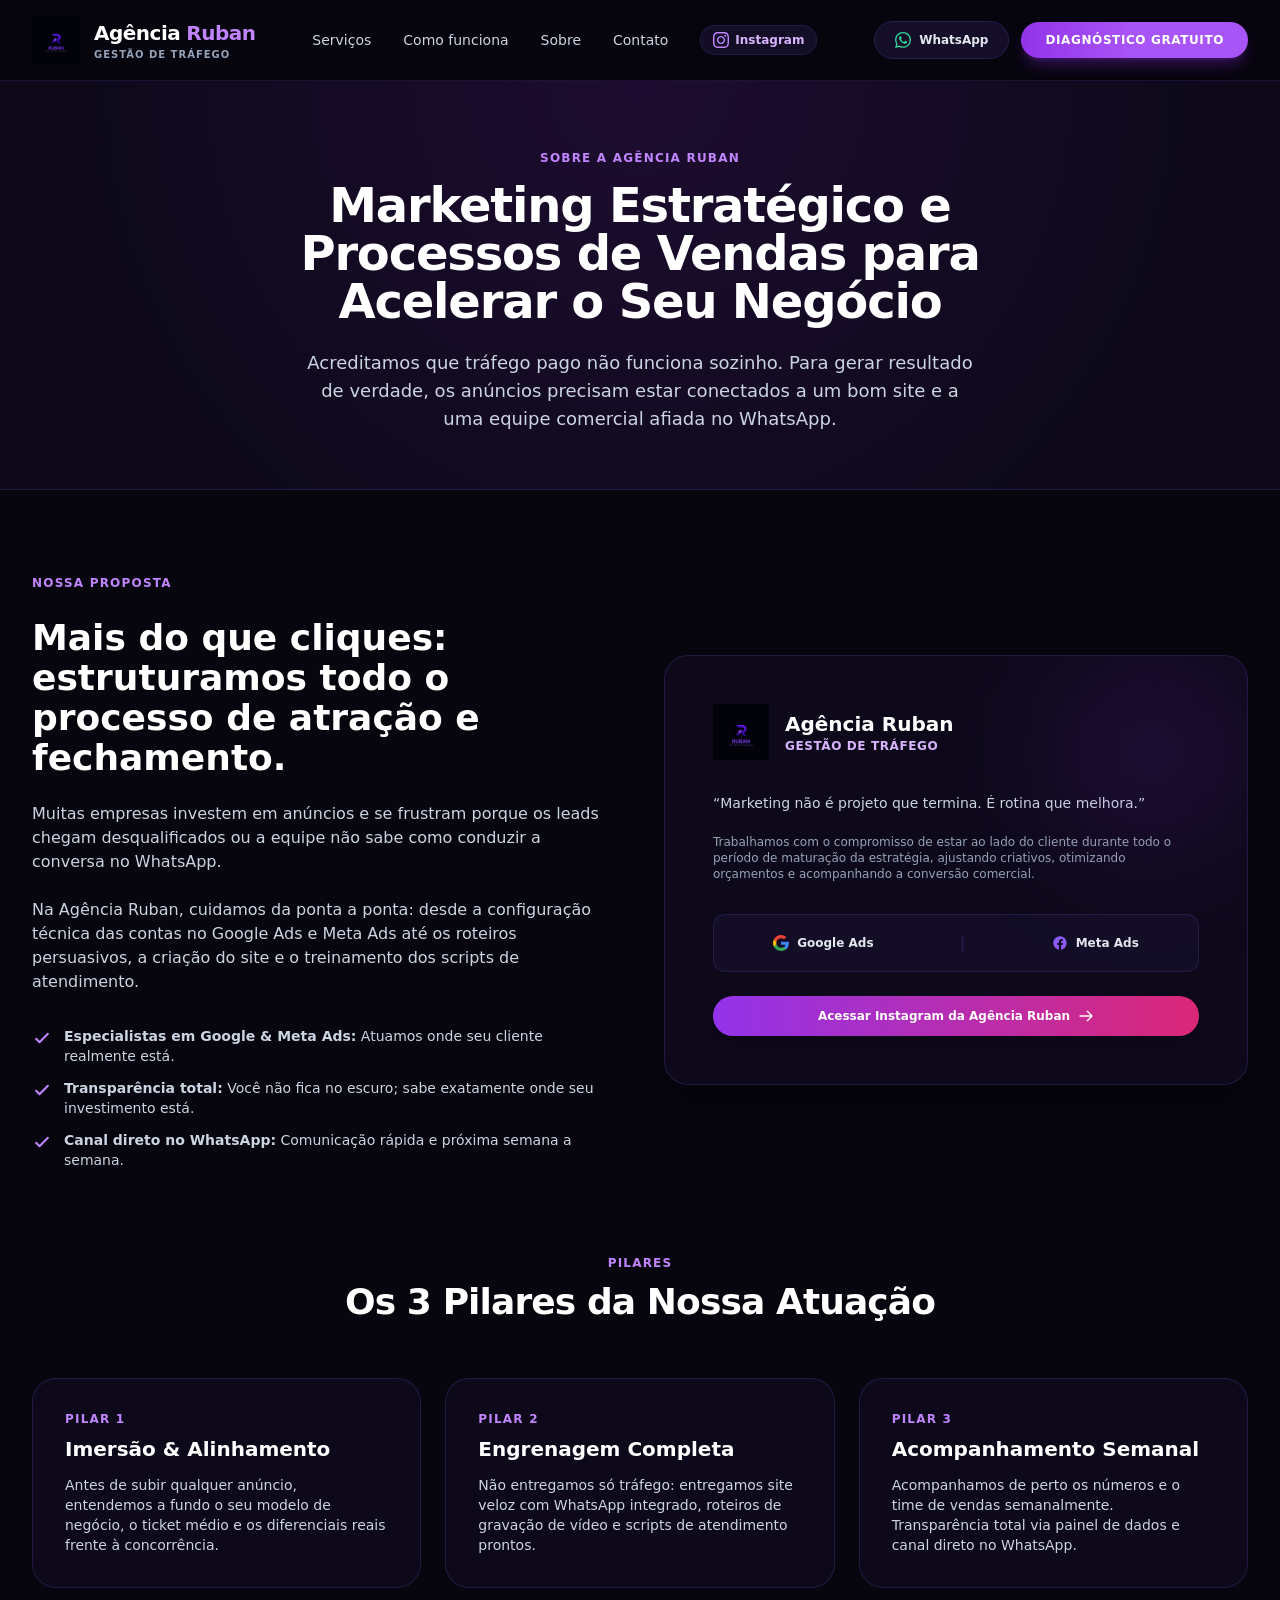
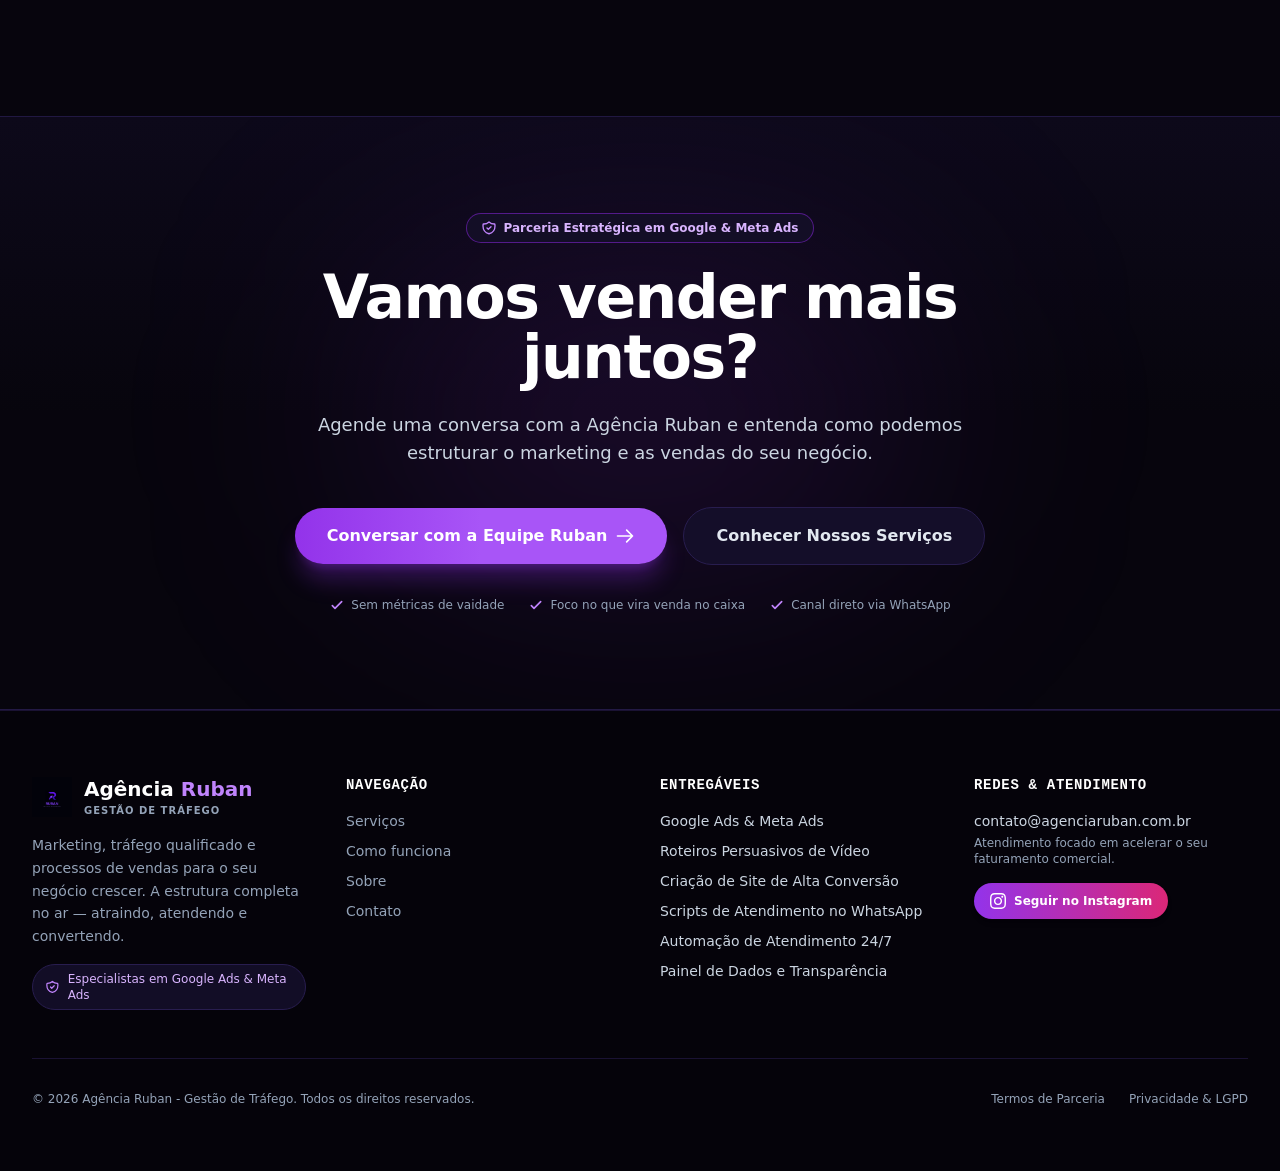
<file: sobre/index.html>
<!DOCTYPE html><html lang="pt-BR" class="scroll-smooth"><head><meta charSet="utf-8"/><title>Sobre Nós | Agência Ruban - Gestão de Tráfego</title><meta name="description" content="Conheça a Agência Ruban: nossa metodologia de 3 etapas, foco em Google e Meta Ads e compromisso em transformar anúncios em vendas reais no seu caixa."/><meta name="viewport" content="width=device-width, initial-scale=1"/><link rel="icon" href="../logo-ruban.png"/><meta property="og:type" content="website"/><meta property="og:title" content="Sobre Nós | Agência Ruban - Gestão de Tráfego"/><meta property="og:description" content="Conheça a Agência Ruban: nossa metodologia de 3 etapas, foco em Google e Meta Ads e compromisso em transformar anúncios em vendas reais no seu caixa."/><meta property="og:locale" content="pt_BR"/><link rel="preload" href="../logo-ruban.png" as="image" fetchpriority="high"/><meta name="next-head-count" content="10"/><link rel="preconnect" href="https://fonts.googleapis.com"/><link rel="preconnect" href="https://fonts.gstatic.com" crossorigin="anonymous"/><meta name="theme-color" content="#020617"/><link rel="preload" href="../_next/static/css/6925c7330b7317ea.css" as="style"/><link rel="stylesheet" href="../_next/static/css/6925c7330b7317ea.css" data-n-g=""/><noscript data-n-css=""></noscript><script defer="" nomodule="" src="../_next/static/chunks/polyfills-42372ed130431b0a.js"></script><script src="../_next/static/chunks/webpack-8fa1640cc84ba8fe.js" defer=""></script><script src="../_next/static/chunks/framework-64ad27b21261a9ce.js" defer=""></script><script src="../_next/static/chunks/main-5b2299ded1a46c83.js" defer=""></script><script src="../_next/static/chunks/pages/_app-26f5890917895004.js" defer=""></script><script src="../_next/static/chunks/675-c1bb0f639d6597b0.js" defer=""></script><script src="../_next/static/chunks/427-fa962097a451be06.js" defer=""></script><script src="../_next/static/chunks/pages/sobre-c97e99124b2aec18.js" defer=""></script><script src="../_next/static/n_pJmWvPM7QyATBM1aR26/_buildManifest.js" defer=""></script><script src="../_next/static/n_pJmWvPM7QyATBM1aR26/_ssgManifest.js" defer=""></script></head><body class="bg-slate-950 text-slate-100 antialiased selection:bg-emerald-500 selection:text-slate-950"><div id="__next"><div class="min-h-screen flex flex-col bg-surface-950 text-slate-100 selection:bg-ruban-500 selection:text-white"><header class="sticky top-0 z-50 bg-[#07050e]/95 backdrop-blur-md border-b border-surface-700/60"><div class="max-w-7xl mx-auto px-4 sm:px-6 lg:px-8"><div class="flex items-center justify-between h-20"><a class="flex items-center gap-3.5 group" href="/"><img alt="Agência Ruban" fetchpriority="high" width="56" height="56" decoding="async" data-nimg="1" class="h-12 w-auto object-contain transition-transform group-hover:scale-105" style="color:transparent" src="../logo-ruban.png"/><div class="flex flex-col"><span class="text-xl font-black tracking-tight text-white flex items-center gap-1.5">Agência <span class="text-ruban-400">Ruban</span></span><span class="text-[10px] tracking-widest text-slate-400 uppercase font-semibold">Gestão de Tráfego</span></div></a><nav class="hidden md:flex items-center gap-8"><a class="text-sm font-medium text-slate-300 hover:text-white transition-colors" href="../#servicos">Serviços</a><a class="text-sm font-medium text-slate-300 hover:text-white transition-colors" href="../#como-funciona">Como funciona</a><a class="text-sm font-medium text-slate-300 hover:text-white transition-colors" href="../#sobre">Sobre</a><a class="text-sm font-medium text-slate-300 hover:text-white transition-colors" href="../#contato">Contato</a><a href="https://instagram.com" target="_blank" rel="noopener noreferrer" class="inline-flex items-center gap-1.5 text-xs font-bold px-3 py-1.5 rounded-full bg-surface-850 border border-surface-700/80 text-ruban-300 hover:text-white hover:border-ruban-500 transition-all"><svg class="w-3.5 h-3.5 text-ruban-400" width="16" height="16" style="width:16px;height:16px;min-width:16px;max-width:16px;display:inline-block" fill="currentColor" viewBox="0 0 24 24"><path d="M12 2.163c3.204 0 3.584.012 4.85.07 3.252.148 4.771 1.691 4.919 4.919.058 1.265.069 1.645.069 4.849 0 3.205-.012 3.584-.069 4.849-.149 3.225-1.664 4.771-4.919 4.919-1.266.058-1.644.07-4.85.07-3.204 0-3.584-.012-4.849-.07-3.26-.149-4.771-1.699-4.919-4.92-.058-1.265-.07-1.644-.07-4.849 0-3.204.013-3.583.07-4.849.149-3.227 1.664-4.771 4.919-4.919 1.266-.057 1.645-.069 4.849-.069zm0-2.163c-3.259 0-3.667.014-4.947.072-4.358.2-6.78 2.618-6.98 6.98-.059 1.281-.073 1.689-.073 4.948 0 3.259.014 3.668.072 4.948.2 4.358 2.618 6.78 6.98 6.98 1.281.058 1.689.072 4.948.072 3.259 0 3.668-.014 4.948-.072 4.354-.2 6.782-2.618 6.979-6.98.059-1.28.073-1.689.073-4.948 0-3.259-.014-3.667-.072-4.947-.196-4.354-2.617-6.78-6.979-6.98-1.281-.059-1.69-.073-4.949-.073zm0 5.838c-3.403 0-6.162 2.759-6.162 6.162s2.759 6.163 6.162 6.163 6.162-2.759 6.162-6.163c0-3.403-2.759-6.162-6.162-6.162zm0 10.162c-2.209 0-4-1.79-4-4 0-2.209 1.791-4 4-4s4 1.791 4 4c0 2.21-1.791 4-4 4zm6.406-11.845c-.796 0-1.441.645-1.441 1.44s.645 1.44 1.441 1.44c.795 0 1.439-.645 1.439-1.44s-.644-1.44-1.439-1.44z"></path></svg><span>Instagram</span></a></nav><div class="hidden lg:flex items-center gap-3"><a href="https://wa.me/5511987654321?text=Ol%C3%A1%2C%20gostaria%20de%20saber%20mais%20sobre%20os%20servi%C3%A7os%20da%20Ag%C3%AAncia%20Ruban" target="_blank" rel="noopener noreferrer" class="inline-flex items-center gap-2 px-5 py-2.5 rounded-full text-xs font-bold bg-[#140e29] hover:bg-[#1f163d] border border-surface-700 text-slate-200 transition-all"><svg class="w-4 h-4 text-emerald-400" width="16" height="16" style="width:16px;height:16px;min-width:16px;max-width:16px;display:inline-block" fill="currentColor" viewBox="0 0 24 24"><path d="M.057 24l1.687-6.163c-1.041-1.804-1.588-3.849-1.587-5.946.003-6.556 5.338-11.891 11.893-11.891 3.181.001 6.167 1.24 8.413 3.488 2.245 2.248 3.481 5.236 3.48 8.414-.003 6.557-5.338 11.892-11.893 11.892-1.99-.001-3.951-.5-5.688-1.448l-6.305 1.654zm6.597-3.807c1.676.995 3.276 1.591 5.392 1.592 5.448 0 9.886-4.434 9.889-9.885.002-5.462-4.415-9.89-9.881-9.892-5.452 0-9.887 4.434-9.889 9.884-.001 2.225.651 3.891 1.746 5.634l-.999 3.648 3.742-.981zm11.387-5.464c-.074-.124-.272-.198-.57-.347-.297-.149-1.758-.868-2.031-.967-.272-.099-.47-.149-.669.149-.198.297-.768.967-.941 1.165-.173.198-.347.223-.644.074-.297-.149-1.255-.462-2.39-1.475-.883-.788-1.48-1.761-1.653-2.059-.173-.297-.018-.458.13-.606.134-.133.297-.347.446-.521.151-.172.2-.296.3-.495.099-.198.05-.372-.025-.521-.075-.148-.669-1.611-.916-2.206-.242-.579-.487-.501-.669-.51l-.57-.01c-.198 0-.52.074-.792.372s-1.04 1.016-1.04 2.479 1.065 2.876 1.213 3.074c.149.198 2.095 3.2 5.076 4.487.709.306 1.263.489 1.694.626.712.226 1.36.194 1.872.118.571-.085 1.758-.719 2.006-1.413.248-.695.248-1.29.173-1.414z"></path></svg><span>WhatsApp</span></a><a class="inline-flex items-center justify-center px-6 py-2.5 rounded-full text-xs font-black uppercase tracking-wider bg-gradient-to-r from-ruban-600 via-ruban-500 to-purple-500 text-white hover:brightness-110 shadow-lg shadow-ruban-600/30 transition-all transform hover:-translate-y-0.5" href="../#contato">Diagnóstico gratuito</a></div><div class="md:hidden flex items-center"><button class="p-2 rounded-lg text-slate-300 hover:text-white hover:bg-surface-850 focus:outline-none" aria-label="Menu"><svg class="w-6 h-6" fill="none" viewBox="0 0 24 24" stroke="currentColor"><path stroke-linecap="round" stroke-linejoin="round" stroke-width="2" d="M4 6h16M4 12h16M4 18h16"></path></svg></button></div></div></div></header><main class="flex-grow"><section class="pt-16 pb-14 bg-radial-ruban border-b border-surface-700/80"><div class="max-w-4xl mx-auto px-4 sm:px-6 lg:px-8 text-center"><span class="text-xs font-bold text-ruban-400 uppercase tracking-widest">Sobre a Agência Ruban</span><h1 class="text-3xl sm:text-5xl font-black text-white tracking-tight mt-3 mb-6">Marketing Estratégico e Processos de Vendas para Acelerar o Seu Negócio</h1><p class="text-base sm:text-lg text-slate-300 leading-relaxed max-w-2xl mx-auto">Acreditamos que tráfego pago não funciona sozinho. Para gerar resultado de verdade, os anúncios precisam estar conectados a um bom site e a uma equipe comercial afiada no WhatsApp.</p></div></section><section class="py-20 bg-surface-950"><div class="max-w-7xl mx-auto px-4 sm:px-6 lg:px-8"><div class="grid grid-cols-1 md:grid-cols-2 gap-12 items-center mb-20"><div class="space-y-6"><span class="text-xs font-bold text-ruban-400 uppercase tracking-widest">Nossa Proposta</span><h2 class="text-2xl sm:text-4xl font-black text-white leading-tight">Mais do que cliques: estruturamos todo o processo de atração e fechamento.</h2><p class="text-sm sm:text-base text-slate-300 leading-relaxed">Muitas empresas investem em anúncios e se frustram porque os leads chegam desqualificados ou a equipe não sabe como conduzir a conversa no WhatsApp.</p><p class="text-sm sm:text-base text-slate-300 leading-relaxed">Na Agência Ruban, cuidamos da ponta a ponta: desde a configuração técnica das contas no Google Ads e Meta Ads até os roteiros persuasivos, a criação do site e o treinamento dos scripts de atendimento.</p><div class="space-y-3 pt-2"><div class="flex items-start gap-3 text-sm text-slate-300"><svg class="w-5 h-5 text-ruban-400 flex-shrink-0 mt-0.5" fill="none" viewBox="0 0 24 24" stroke="currentColor"><path stroke-linecap="round" stroke-linejoin="round" stroke-width="2.5" d="M5 13l4 4L19 7"></path></svg><span><strong>Especialistas em Google &amp; Meta Ads:</strong> Atuamos onde seu cliente realmente está.</span></div><div class="flex items-start gap-3 text-sm text-slate-300"><svg class="w-5 h-5 text-ruban-400 flex-shrink-0 mt-0.5" fill="none" viewBox="0 0 24 24" stroke="currentColor"><path stroke-linecap="round" stroke-linejoin="round" stroke-width="2.5" d="M5 13l4 4L19 7"></path></svg><span><strong>Transparência total:</strong> Você não fica no escuro; sabe exatamente onde seu investimento está.</span></div><div class="flex items-start gap-3 text-sm text-slate-300"><svg class="w-5 h-5 text-ruban-400 flex-shrink-0 mt-0.5" fill="none" viewBox="0 0 24 24" stroke="currentColor"><path stroke-linecap="round" stroke-linejoin="round" stroke-width="2.5" d="M5 13l4 4L19 7"></path></svg><span><strong>Canal direto no WhatsApp:</strong> Comunicação rápida e próxima semana a semana.</span></div></div></div><div class="bg-surface-900 border border-surface-700/80 rounded-3xl p-8 sm:p-12 shadow-2xl relative overflow-hidden"><div class="absolute top-0 right-0 w-48 h-48 bg-ruban-600/15 rounded-full blur-3xl pointer-events-none"></div><div class="flex items-center gap-4 mb-8"><img alt="Agência Ruban" loading="lazy" width="56" height="56" decoding="async" data-nimg="1" class="h-14 w-auto object-contain" style="color:transparent" src="../logo-ruban.png"/><div><h3 class="text-xl font-bold text-white">Agência Ruban</h3><p class="text-xs text-ruban-300 font-semibold uppercase tracking-wider">Gestão de Tráfego</p></div></div><div class="space-y-5 text-sm text-slate-300 leading-relaxed mb-8"><p>“Marketing não é projeto que termina. É rotina que melhora.”</p><p class="text-xs text-slate-400">Trabalhamos com o compromisso de estar ao lado do cliente durante todo o período de maturação da estratégia, ajustando criativos, otimizando orçamentos e acompanhando a conversão comercial.</p></div><div class="p-4 rounded-xl bg-surface-850 border border-surface-700/80 flex items-center justify-around mb-6"><div class="flex items-center gap-2 text-xs font-semibold text-slate-200"><svg class="w-4 h-4" viewBox="0 0 24 24"><path fill="#4285F4" d="M23.745 12.27c0-.7-.06-1.4-.19-2.07H12v4.51h6.6c-.29 1.52-1.14 2.8-2.4 3.65v3.05h3.88c2.27-2.09 3.66-5.17 3.66-9.14z"></path><path fill="#34A853" d="M12 24c3.24 0 5.95-1.08 7.93-2.91l-3.88-3.05c-1.08.72-2.45 1.16-4.05 1.16-3.12 0-5.77-2.1-6.72-4.93H1.25v3.15C3.25 21.36 7.33 24 12 24z"></path><path fill="#FBBC05" d="M5.28 14.27c-.25-.72-.38-1.49-.38-2.27s.13-1.55.38-2.27V6.58H1.25C.45 8.18 0 9.99 0 12s.45 3.82 1.25 5.42l4.03-3.15z"></path><path fill="#EA4335" d="M12 4.75c1.77 0 3.35.61 4.6 1.8l3.42-3.42C17.95 1.19 15.24 0 12 0 7.33 0 3.25 2.64 1.25 6.58l4.03 3.15c.95-2.83 3.6-4.98 6.72-4.98z"></path></svg> Google Ads</div><span class="text-surface-700">|</span><div class="flex items-center gap-2 text-xs font-semibold text-slate-200"><svg class="w-4 h-4 text-ruban-400" viewBox="0 0 24 24" fill="#8B5CF6"><path d="M12 2.04c-5.5 0-10 4.49-10 10.02 0 5 3.66 9.15 8.44 9.9v-7H7.9v-2.9h2.54V9.85c0-2.51 1.49-3.89 3.78-3.89 1.09 0 2.23.19 2.23.19v2.47h-1.26c-1.24 0-1.63.77-1.63 1.56v1.88h2.78l-.45 2.9h-2.33v7a10 10 0 008.44-9.9c0-5.53-4.5-10.02-10-10.02z"></path></svg> Meta Ads</div></div><a href="https://instagram.com" target="_blank" rel="noopener noreferrer" class="w-full inline-flex items-center justify-center gap-2 py-3 rounded-full text-xs font-bold bg-gradient-to-r from-ruban-600 to-pink-600 text-white hover:brightness-110 shadow-lg transition-all"><span>Acessar Instagram da Agência Ruban</span><svg class="w-4 h-4" fill="none" viewBox="0 0 24 24" stroke="currentColor"><path stroke-linecap="round" stroke-linejoin="round" stroke-width="2" d="M14 5l7 7m0 0l-7 7m7-7H3"></path></svg></a></div></div><div class="mb-12"><div class="text-center max-w-3xl mx-auto mb-14"><span class="text-xs font-bold text-ruban-400 uppercase tracking-widest">Pilares</span><h2 class="text-2xl sm:text-4xl font-black text-white tracking-tight mt-2">Os 3 Pilares da Nossa Atuação</h2></div><div class="grid grid-cols-1 md:grid-cols-3 gap-6"><div class="p-8 rounded-3xl bg-surface-900 border border-surface-700/80"><span class="text-xs font-bold text-ruban-400 uppercase tracking-widest block mb-2">Pilar 1</span><h3 class="text-xl font-bold text-white mb-3">Imersão &amp; Alinhamento</h3><p class="text-xs sm:text-sm text-slate-300 leading-relaxed">Antes de subir qualquer anúncio, entendemos a fundo o seu modelo de negócio, o ticket médio e os diferenciais reais frente à concorrência.</p></div><div class="p-8 rounded-3xl bg-surface-900 border border-surface-700/80"><span class="text-xs font-bold text-ruban-400 uppercase tracking-widest block mb-2">Pilar 2</span><h3 class="text-xl font-bold text-white mb-3">Engrenagem Completa</h3><p class="text-xs sm:text-sm text-slate-300 leading-relaxed">Não entregamos só tráfego: entregamos site veloz com WhatsApp integrado, roteiros de gravação de vídeo e scripts de atendimento prontos.</p></div><div class="p-8 rounded-3xl bg-surface-900 border border-surface-700/80"><span class="text-xs font-bold text-ruban-400 uppercase tracking-widest block mb-2">Pilar 3</span><h3 class="text-xl font-bold text-white mb-3">Acompanhamento Semanal</h3><p class="text-xs sm:text-sm text-slate-300 leading-relaxed">Acompanhamos de perto os números e o time de vendas semanalmente. Transparência total via painel de dados e canal direto no WhatsApp.</p></div></div></div></div></section><section class="relative overflow-hidden py-16 sm:py-24 bg-gradient-to-b from-surface-900 via-surface-950 to-surface-950 border-t border-b border-surface-700/80"><div class="absolute top-1/2 left-1/2 -translate-x-1/2 -translate-y-1/2 w-[550px] h-[300px] bg-ruban-600/15 blur-[130px] rounded-full pointer-events-none"></div><div class="relative max-w-5xl mx-auto px-4 sm:px-6 lg:px-8 text-center"><span class="inline-flex items-center gap-1.5 px-3.5 py-1.5 rounded-full text-xs font-semibold bg-surface-850 text-ruban-300 border border-ruban-700/60 mb-6"><svg class="w-4 h-4 text-ruban-400" fill="none" viewBox="0 0 24 24" stroke="currentColor"><path stroke-linecap="round" stroke-linejoin="round" stroke-width="2" d="M9 12l2 2 4-4m5.618-4.016A11.955 11.955 0 0112 2.944a11.955 11.955 0 01-8.618 3.04A12.02 12.02 0 003 9c0 5.591 3.824 10.29 9 11.622 5.176-1.332 9-6.03 9-11.622 0-1.042-.133-2.052-.382-3.016z"></path></svg> Parceria Estratégica em Google &amp; Meta Ads</span><h2 class="text-3xl sm:text-5xl lg:text-6xl font-black text-white tracking-tight max-w-3xl mx-auto mb-6 leading-tight">Vamos vender mais juntos?</h2><p class="text-base sm:text-lg text-slate-300 max-w-2xl mx-auto mb-10 leading-relaxed">Agende uma conversa com a Agência Ruban e entenda como podemos estruturar o marketing e as vendas do seu negócio.</p><div class="flex flex-col sm:flex-row items-center justify-center gap-4 mb-8"><a class="w-full sm:w-auto inline-flex items-center justify-center gap-2 px-8 py-4 rounded-full text-base font-bold bg-gradient-to-r from-ruban-600 via-ruban-500 to-purple-500 text-white hover:brightness-110 shadow-xl shadow-ruban-600/30 transition-all transform hover:-translate-y-0.5" href="../#contato"><span>Conversar com a Equipe Ruban</span><svg class="w-5 h-5" fill="none" viewBox="0 0 24 24" stroke="currentColor"><path stroke-linecap="round" stroke-linejoin="round" stroke-width="2" d="M14 5l7 7m0 0l-7 7m7-7H3"></path></svg></a><a class="w-full sm:w-auto inline-flex items-center justify-center px-8 py-4 rounded-full text-base font-semibold text-slate-200 bg-[#140e29] hover:bg-[#1f163d] border border-surface-700 hover:text-white transition-colors" href="../#servicos">Conhecer Nossos Serviços</a></div><div class="flex flex-wrap items-center justify-center gap-6 text-xs text-slate-400"><span class="flex items-center gap-1.5"><svg class="w-4 h-4 text-ruban-400" fill="none" viewBox="0 0 24 24" stroke="currentColor"><path stroke-linecap="round" stroke-linejoin="round" stroke-width="2.5" d="M5 13l4 4L19 7"></path></svg> Sem métricas de vaidade</span><span class="flex items-center gap-1.5"><svg class="w-4 h-4 text-ruban-400" fill="none" viewBox="0 0 24 24" stroke="currentColor"><path stroke-linecap="round" stroke-linejoin="round" stroke-width="2.5" d="M5 13l4 4L19 7"></path></svg> Foco no que vira venda no caixa</span><span class="flex items-center gap-1.5"><svg class="w-4 h-4 text-ruban-400" fill="none" viewBox="0 0 24 24" stroke="currentColor"><path stroke-linecap="round" stroke-linejoin="round" stroke-width="2.5" d="M5 13l4 4L19 7"></path></svg> Canal direto via WhatsApp</span></div></div></section></main><footer class="bg-[#05030a] border-t border-surface-700/60 text-slate-400"><div class="max-w-7xl mx-auto px-4 sm:px-6 lg:px-8 py-16"><div class="grid grid-cols-1 md:grid-cols-2 lg:grid-cols-4 gap-10"><div class="space-y-4"><a class="flex items-center gap-3" href="/"><img alt="Agência Ruban" loading="lazy" width="48" height="48" decoding="async" data-nimg="1" class="h-10 w-auto object-contain" style="color:transparent" src="../logo-ruban.png"/><div class="flex flex-col"><span class="text-xl font-black text-white">Agência <span class="text-ruban-400">Ruban</span></span><span class="text-[10px] tracking-widest text-slate-400 uppercase font-semibold">Gestão de Tráfego</span></div></a><p class="text-sm text-slate-400 leading-relaxed">Marketing, tráfego qualificado e processos de vendas para o seu negócio crescer. A estrutura completa no ar — atraindo, atendendo e convertendo.</p><div class="flex items-center gap-2 text-xs text-ruban-300 bg-[#120d26] border border-surface-700 px-3 py-1.5 rounded-full w-fit"><svg class="w-4 h-4 text-ruban-400" fill="none" viewBox="0 0 24 24" stroke="currentColor"><path stroke-linecap="round" stroke-linejoin="round" stroke-width="2" d="M9 12l2 2 4-4m5.618-4.016A11.955 11.955 0 0112 2.944a11.955 11.955 0 01-8.618 3.04A12.02 12.02 0 003 9c0 5.591 3.824 10.29 9 11.622 5.176-1.332 9-6.03 9-11.622 0-1.042-.133-2.052-.382-3.016z"></path></svg><span>Especialistas em Google Ads &amp; Meta Ads</span></div></div><div><h4 class="text-sm font-bold text-white uppercase tracking-wider mb-4 font-mono">Navegação</h4><ul class="space-y-2.5 text-sm"><li><a class="hover:text-ruban-400 transition-colors" href="../#servicos">Serviços</a></li><li><a class="hover:text-ruban-400 transition-colors" href="../#como-funciona">Como funciona</a></li><li><a class="hover:text-ruban-400 transition-colors" href="../#sobre">Sobre</a></li><li><a class="hover:text-ruban-400 transition-colors" href="../#contato">Contato</a></li></ul></div><div><h4 class="text-sm font-bold text-white uppercase tracking-wider mb-4 font-mono">Entregáveis</h4><ul class="space-y-2.5 text-sm"><li class="text-slate-300">Google Ads &amp; Meta Ads</li><li class="text-slate-300">Roteiros Persuasivos de Vídeo</li><li class="text-slate-300">Criação de Site de Alta Conversão</li><li class="text-slate-300">Scripts de Atendimento no WhatsApp</li><li class="text-slate-300">Automação de Atendimento 24/7</li><li class="text-slate-300">Painel de Dados e Transparência</li></ul></div><div><h4 class="text-sm font-bold text-white uppercase tracking-wider mb-4 font-mono">Redes &amp; Atendimento</h4><p class="text-sm text-slate-300 font-medium mb-1">contato@agenciaruban.com.br</p><p class="text-xs text-slate-400 mb-4">Atendimento focado em acelerar o seu faturamento comercial.</p><a href="https://instagram.com" target="_blank" rel="noopener noreferrer" class="inline-flex items-center gap-2 text-xs font-bold text-white bg-gradient-to-r from-ruban-600 to-pink-600 px-4 py-2.5 rounded-full hover:brightness-110 transition-all shadow-md mb-3"><svg class="w-4 h-4" width="16" height="16" style="width:16px;height:16px;min-width:16px;max-width:16px;display:inline-block" fill="currentColor" viewBox="0 0 24 24"><path d="M12 2.163c3.204 0 3.584.012 4.85.07 3.252.148 4.771 1.691 4.919 4.919.058 1.265.069 1.645.069 4.849 0 3.205-.012 3.584-.069 4.849-.149 3.225-1.664 4.771-4.919 4.919-1.266.058-1.644.07-4.85.07-3.204 0-3.584-.012-4.849-.07-3.26-.149-4.771-1.699-4.919-4.92-.058-1.265-.07-1.644-.07-4.849 0-3.204.013-3.583.07-4.849.149-3.227 1.664-4.771 4.919-4.919 1.266-.057 1.645-.069 4.849-.069zm0-2.163c-3.259 0-3.667.014-4.947.072-4.358.2-6.78 2.618-6.98 6.98-.059 1.281-.073 1.689-.073 4.948 0 3.259.014 3.668.072 4.948.2 4.358 2.618 6.78 6.98 6.98 1.281.058 1.689.072 4.948.072 3.259 0 3.668-.014 4.948-.072 4.354-.2 6.782-2.618 6.979-6.98.059-1.28.073-1.689.073-4.948 0-3.259-.014-3.667-.072-4.947-.196-4.354-2.617-6.78-6.979-6.98-1.281-.059-1.69-.073-4.949-.073zm0 5.838c-3.403 0-6.162 2.759-6.162 6.162s2.759 6.163 6.162 6.163 6.162-2.759 6.162-6.163c0-3.403-2.759-6.162-6.162-6.162zm0 10.162c-2.209 0-4-1.79-4-4 0-2.209 1.791-4 4-4s4 1.791 4 4c0 2.21-1.791 4-4 4zm6.406-11.845c-.796 0-1.441.645-1.441 1.44s.645 1.44 1.441 1.44c.795 0 1.439-.645 1.439-1.44s-.644-1.44-1.439-1.44z"></path></svg><span>Seguir no Instagram</span></a></div></div><div class="mt-12 pt-8 border-t border-surface-700/60 flex flex-col sm:flex-row items-center justify-between text-xs text-slate-400 gap-4"><p>© <!-- -->2026<!-- --> Agência Ruban - Gestão de Tráfego. Todos os direitos reservados.</p><div class="flex gap-6"><span class="hover:text-slate-300 cursor-pointer">Termos de Parceria</span><span class="hover:text-slate-300 cursor-pointer">Privacidade &amp; LGPD</span></div></div></div></footer></div></div><script id="__NEXT_DATA__" type="application/json">{"props":{"pageProps":{}},"page":"/sobre","query":{},"buildId":"n_pJmWvPM7QyATBM1aR26","nextExport":true,"autoExport":true,"isFallback":false,"scriptLoader":[]}</script></body></html>
</file>
<file: _next/static/css/6925c7330b7317ea.css>
*,:after,:before{--tw-border-spacing-x:0;--tw-border-spacing-y:0;--tw-translate-x:0;--tw-translate-y:0;--tw-rotate:0;--tw-skew-x:0;--tw-skew-y:0;--tw-scale-x:1;--tw-scale-y:1;--tw-pan-x: ;--tw-pan-y: ;--tw-pinch-zoom: ;--tw-scroll-snap-strictness:proximity;--tw-gradient-from-position: ;--tw-gradient-via-position: ;--tw-gradient-to-position: ;--tw-ordinal: ;--tw-slashed-zero: ;--tw-numeric-figure: ;--tw-numeric-spacing: ;--tw-numeric-fraction: ;--tw-ring-inset: ;--tw-ring-offset-width:0px;--tw-ring-offset-color:#fff;--tw-ring-color:rgba(59,130,246,.5);--tw-ring-offset-shadow:0 0 #0000;--tw-ring-shadow:0 0 #0000;--tw-shadow:0 0 #0000;--tw-shadow-colored:0 0 #0000;--tw-blur: ;--tw-brightness: ;--tw-contrast: ;--tw-grayscale: ;--tw-hue-rotate: ;--tw-invert: ;--tw-saturate: ;--tw-sepia: ;--tw-drop-shadow: ;--tw-backdrop-blur: ;--tw-backdrop-brightness: ;--tw-backdrop-contrast: ;--tw-backdrop-grayscale: ;--tw-backdrop-hue-rotate: ;--tw-backdrop-invert: ;--tw-backdrop-opacity: ;--tw-backdrop-saturate: ;--tw-backdrop-sepia: ;--tw-contain-size: ;--tw-contain-layout: ;--tw-contain-paint: ;--tw-contain-style: }::backdrop{--tw-border-spacing-x:0;--tw-border-spacing-y:0;--tw-translate-x:0;--tw-translate-y:0;--tw-rotate:0;--tw-skew-x:0;--tw-skew-y:0;--tw-scale-x:1;--tw-scale-y:1;--tw-pan-x: ;--tw-pan-y: ;--tw-pinch-zoom: ;--tw-scroll-snap-strictness:proximity;--tw-gradient-from-position: ;--tw-gradient-via-position: ;--tw-gradient-to-position: ;--tw-ordinal: ;--tw-slashed-zero: ;--tw-numeric-figure: ;--tw-numeric-spacing: ;--tw-numeric-fraction: ;--tw-ring-inset: ;--tw-ring-offset-width:0px;--tw-ring-offset-color:#fff;--tw-ring-color:rgba(59,130,246,.5);--tw-ring-offset-shadow:0 0 #0000;--tw-ring-shadow:0 0 #0000;--tw-shadow:0 0 #0000;--tw-shadow-colored:0 0 #0000;--tw-blur: ;--tw-brightness: ;--tw-contrast: ;--tw-grayscale: ;--tw-hue-rotate: ;--tw-invert: ;--tw-saturate: ;--tw-sepia: ;--tw-drop-shadow: ;--tw-backdrop-blur: ;--tw-backdrop-brightness: ;--tw-backdrop-contrast: ;--tw-backdrop-grayscale: ;--tw-backdrop-hue-rotate: ;--tw-backdrop-invert: ;--tw-backdrop-opacity: ;--tw-backdrop-saturate: ;--tw-backdrop-sepia: ;--tw-contain-size: ;--tw-contain-layout: ;--tw-contain-paint: ;--tw-contain-style: }/*
! tailwindcss v3.4.19 | MIT License | https://tailwindcss.com
*/*,:after,:before{box-sizing:border-box;border:0 solid #e5e7eb}:after,:before{--tw-content:""}:host,html{line-height:1.5;-webkit-text-size-adjust:100%;-moz-tab-size:4;-o-tab-size:4;tab-size:4;font-family:ui-sans-serif,system-ui,sans-serif,Apple Color Emoji,Segoe UI Emoji,Segoe UI Symbol,Noto Color Emoji;font-feature-settings:normal;font-variation-settings:normal;-webkit-tap-highlight-color:transparent}body{margin:0;line-height:inherit}hr{height:0;color:inherit;border-top-width:1px}abbr:where([title]){-webkit-text-decoration:underline dotted;text-decoration:underline dotted}h1,h2,h3,h4,h5,h6{font-size:inherit;font-weight:inherit}a{color:inherit;text-decoration:inherit}b,strong{font-weight:bolder}code,kbd,pre,samp{font-family:ui-monospace,SFMono-Regular,Menlo,Monaco,Consolas,Liberation Mono,Courier New,monospace;font-feature-settings:normal;font-variation-settings:normal;font-size:1em}small{font-size:80%}sub,sup{font-size:75%;line-height:0;position:relative;vertical-align:baseline}sub{bottom:-.25em}sup{top:-.5em}table{text-indent:0;border-color:inherit;border-collapse:collapse}button,input,optgroup,select,textarea{font-family:inherit;font-feature-settings:inherit;font-variation-settings:inherit;font-size:100%;font-weight:inherit;line-height:inherit;letter-spacing:inherit;color:inherit;margin:0;padding:0}button,select{text-transform:none}button,input:where([type=button]),input:where([type=reset]),input:where([type=submit]){-webkit-appearance:button;background-color:transparent;background-image:none}:-moz-focusring{outline:auto}:-moz-ui-invalid{box-shadow:none}progress{vertical-align:baseline}::-webkit-inner-spin-button,::-webkit-outer-spin-button{height:auto}[type=search]{-webkit-appearance:textfield;outline-offset:-2px}::-webkit-search-decoration{-webkit-appearance:none}::-webkit-file-upload-button{-webkit-appearance:button;font:inherit}summary{display:list-item}blockquote,dd,dl,figure,h1,h2,h3,h4,h5,h6,hr,p,pre{margin:0}fieldset{margin:0}fieldset,legend{padding:0}menu,ol,ul{list-style:none;margin:0;padding:0}dialog{padding:0}textarea{resize:vertical}input::-moz-placeholder,textarea::-moz-placeholder{opacity:1;color:#9ca3af}input::placeholder,textarea::placeholder{opacity:1;color:#9ca3af}[role=button],button{cursor:pointer}:disabled{cursor:default}audio,canvas,embed,iframe,img,object,svg,video{display:block;vertical-align:middle}img,video{max-width:100%;height:auto}[hidden]:where(:not([hidden=until-found])){display:none}html{scroll-behavior:smooth;font-family:system-ui,-apple-system,BlinkMacSystemFont,Segoe UI,Roboto,Oxygen,Ubuntu,Cantarell,Open Sans,Helvetica Neue,sans-serif}body{--tw-bg-opacity:1;background-color:rgb(7 5 13/var(--tw-bg-opacity,1));--tw-text-opacity:1;color:rgb(241 245 249/var(--tw-text-opacity,1));-webkit-font-smoothing:antialiased;-moz-osx-font-smoothing:grayscale}.pointer-events-none{pointer-events:none}.absolute{position:absolute}.relative{position:relative}.sticky{position:sticky}.left-1\/2{left:50%}.left-1\/4{left:25%}.right-0{right:0}.right-10{right:2.5rem}.right-4{right:1rem}.top-0{top:0}.top-1\/2{top:50%}.top-4{top:1rem}.z-50{z-index:50}.mx-auto{margin-left:auto;margin-right:auto}.mb-0\.5{margin-bottom:.125rem}.mb-1{margin-bottom:.25rem}.mb-1\.5{margin-bottom:.375rem}.mb-10{margin-bottom:2.5rem}.mb-12{margin-bottom:3rem}.mb-14{margin-bottom:3.5rem}.mb-16{margin-bottom:4rem}.mb-2{margin-bottom:.5rem}.mb-20{margin-bottom:5rem}.mb-3{margin-bottom:.75rem}.mb-4{margin-bottom:1rem}.mb-5{margin-bottom:1.25rem}.mb-6{margin-bottom:1.5rem}.mb-8{margin-bottom:2rem}.mt-0\.5{margin-top:.125rem}.mt-1{margin-top:.25rem}.mt-1\.5{margin-top:.375rem}.mt-12{margin-top:3rem}.mt-2{margin-top:.5rem}.mt-3{margin-top:.75rem}.mt-4{margin-top:1rem}.mt-6{margin-top:1.5rem}.block{display:block}.inline-block{display:inline-block}.flex{display:flex}.inline-flex{display:inline-flex}.grid{display:grid}.hidden{display:none}.h-10{height:2.5rem}.h-12{height:3rem}.h-14{height:3.5rem}.h-16{height:4rem}.h-20{height:5rem}.h-3{height:.75rem}.h-3\.5{height:.875rem}.h-4{height:1rem}.h-48{height:12rem}.h-5{height:1.25rem}.h-6{height:1.5rem}.h-64{height:16rem}.h-72{height:18rem}.h-8{height:2rem}.h-\[2px\]{height:2px}.h-\[300px\]{height:300px}.h-\[400px\]{height:400px}.h-\[550px\]{height:550px}.h-full{height:100%}.min-h-screen{min-height:100vh}.w-12{width:3rem}.w-16{width:4rem}.w-3{width:.75rem}.w-3\.5{width:.875rem}.w-4{width:1rem}.w-48{width:12rem}.w-5{width:1.25rem}.w-6{width:1.5rem}.w-64{width:16rem}.w-72{width:18rem}.w-8{width:2rem}.w-\[400px\]{width:400px}.w-\[550px\]{width:550px}.w-auto{width:auto}.w-fit{width:-moz-fit-content;width:fit-content}.w-full{width:100%}.max-w-2xl{max-width:42rem}.max-w-3xl{max-width:48rem}.max-w-4xl{max-width:56rem}.max-w-5xl{max-width:64rem}.max-w-7xl{max-width:80rem}.max-w-md{max-width:28rem}.max-w-xl{max-width:36rem}.flex-shrink-0{flex-shrink:0}.flex-grow{flex-grow:1}.-translate-x-1\/2{--tw-translate-x:-50%}.-translate-x-1\/2,.-translate-y-1\/2{transform:translate(var(--tw-translate-x),var(--tw-translate-y)) rotate(var(--tw-rotate)) skewX(var(--tw-skew-x)) skewY(var(--tw-skew-y)) scaleX(var(--tw-scale-x)) scaleY(var(--tw-scale-y))}.-translate-y-1\/2{--tw-translate-y:-50%}.transform{transform:translate(var(--tw-translate-x),var(--tw-translate-y)) rotate(var(--tw-rotate)) skewX(var(--tw-skew-x)) skewY(var(--tw-skew-y)) scaleX(var(--tw-scale-x)) scaleY(var(--tw-scale-y))}@keyframes spin{to{transform:rotate(1turn)}}.animate-spin{animation:spin 1s linear infinite}.cursor-pointer{cursor:pointer}.grid-cols-1{grid-template-columns:repeat(1,minmax(0,1fr))}.flex-col{flex-direction:column}.flex-wrap{flex-wrap:wrap}.items-start{align-items:flex-start}.items-center{align-items:center}.justify-center{justify-content:center}.justify-between{justify-content:space-between}.justify-around{justify-content:space-around}.gap-1\.5{gap:.375rem}.gap-10{gap:2.5rem}.gap-12{gap:3rem}.gap-2{gap:.5rem}.gap-2\.5{gap:.625rem}.gap-3{gap:.75rem}.gap-3\.5{gap:.875rem}.gap-4{gap:1rem}.gap-6{gap:1.5rem}.gap-8{gap:2rem}.space-y-1\.5>:not([hidden])~:not([hidden]){--tw-space-y-reverse:0;margin-top:calc(.375rem * calc(1 - var(--tw-space-y-reverse)));margin-bottom:calc(.375rem * var(--tw-space-y-reverse))}.space-y-2>:not([hidden])~:not([hidden]){--tw-space-y-reverse:0;margin-top:calc(.5rem * calc(1 - var(--tw-space-y-reverse)));margin-bottom:calc(.5rem * var(--tw-space-y-reverse))}.space-y-2\.5>:not([hidden])~:not([hidden]){--tw-space-y-reverse:0;margin-top:calc(.625rem * calc(1 - var(--tw-space-y-reverse)));margin-bottom:calc(.625rem * var(--tw-space-y-reverse))}.space-y-3>:not([hidden])~:not([hidden]){--tw-space-y-reverse:0;margin-top:calc(.75rem * calc(1 - var(--tw-space-y-reverse)));margin-bottom:calc(.75rem * var(--tw-space-y-reverse))}.space-y-4>:not([hidden])~:not([hidden]){--tw-space-y-reverse:0;margin-top:calc(1rem * calc(1 - var(--tw-space-y-reverse)));margin-bottom:calc(1rem * var(--tw-space-y-reverse))}.space-y-5>:not([hidden])~:not([hidden]){--tw-space-y-reverse:0;margin-top:calc(1.25rem * calc(1 - var(--tw-space-y-reverse)));margin-bottom:calc(1.25rem * var(--tw-space-y-reverse))}.space-y-6>:not([hidden])~:not([hidden]){--tw-space-y-reverse:0;margin-top:calc(1.5rem * calc(1 - var(--tw-space-y-reverse)));margin-bottom:calc(1.5rem * var(--tw-space-y-reverse))}.space-y-8>:not([hidden])~:not([hidden]){--tw-space-y-reverse:0;margin-top:calc(2rem * calc(1 - var(--tw-space-y-reverse)));margin-bottom:calc(2rem * var(--tw-space-y-reverse))}.overflow-hidden{overflow:hidden}.scroll-smooth{scroll-behavior:smooth}.rounded-2xl{border-radius:1rem}.rounded-3xl{border-radius:1.5rem}.rounded-full{border-radius:9999px}.rounded-lg{border-radius:.5rem}.rounded-xl{border-radius:.75rem}.border{border-width:1px}.border-b{border-bottom-width:1px}.border-t{border-top-width:1px}.border-red-800{--tw-border-opacity:1;border-color:rgb(153 27 27/var(--tw-border-opacity,1))}.border-ruban-500\/40{border-color:rgba(168,85,247,.4)}.border-ruban-500\/50{border-color:rgba(168,85,247,.5)}.border-ruban-600\/40{border-color:rgba(147,51,234,.4)}.border-ruban-600\/50{border-color:rgba(147,51,234,.5)}.border-ruban-700\/60{border-color:rgba(126,34,206,.6)}.border-surface-700{--tw-border-opacity:1;border-color:rgb(40 29 79/var(--tw-border-opacity,1))}.border-surface-700\/60{border-color:rgba(40,29,79,.6)}.border-surface-700\/80{border-color:rgba(40,29,79,.8)}.bg-\[\#05030a\]{--tw-bg-opacity:1;background-color:rgb(5 3 10/var(--tw-bg-opacity,1))}.bg-\[\#06040e\]{--tw-bg-opacity:1;background-color:rgb(6 4 14/var(--tw-bg-opacity,1))}.bg-\[\#07050e\]\/95{background-color:rgba(7,5,14,.95)}.bg-\[\#080612\]{--tw-bg-opacity:1;background-color:rgb(8 6 18/var(--tw-bg-opacity,1))}.bg-\[\#0a0714\]{--tw-bg-opacity:1;background-color:rgb(10 7 20/var(--tw-bg-opacity,1))}.bg-\[\#100b21\]{--tw-bg-opacity:1;background-color:rgb(16 11 33/var(--tw-bg-opacity,1))}.bg-\[\#120d26\]{--tw-bg-opacity:1;background-color:rgb(18 13 38/var(--tw-bg-opacity,1))}.bg-\[\#140e29\]{--tw-bg-opacity:1;background-color:rgb(20 14 41/var(--tw-bg-opacity,1))}.bg-purple-900\/10{background-color:rgba(88,28,135,.1)}.bg-red-950\/60{background-color:rgba(69,10,10,.6)}.bg-ruban-400{--tw-bg-opacity:1;background-color:rgb(192 132 252/var(--tw-bg-opacity,1))}.bg-ruban-500\/25{background-color:rgba(168,85,247,.25)}.bg-ruban-600{--tw-bg-opacity:1;background-color:rgb(147 51 234/var(--tw-bg-opacity,1))}.bg-ruban-600\/15{background-color:rgba(147,51,234,.15)}.bg-ruban-600\/25{background-color:rgba(147,51,234,.25)}.bg-ruban-950{--tw-bg-opacity:1;background-color:rgb(59 7 100/var(--tw-bg-opacity,1))}.bg-slate-950{--tw-bg-opacity:1;background-color:rgb(2 6 23/var(--tw-bg-opacity,1))}.bg-surface-850{--tw-bg-opacity:1;background-color:rgb(19 14 38/var(--tw-bg-opacity,1))}.bg-surface-850\/90{background-color:rgba(19,14,38,.9)}.bg-surface-900{--tw-bg-opacity:1;background-color:rgb(13 9 26/var(--tw-bg-opacity,1))}.bg-surface-900\/40{background-color:rgba(13,9,26,.4)}.bg-surface-900\/60{background-color:rgba(13,9,26,.6)}.bg-surface-950{--tw-bg-opacity:1;background-color:rgb(7 5 13/var(--tw-bg-opacity,1))}.bg-gradient-to-b{background-image:linear-gradient(to bottom,var(--tw-gradient-stops))}.bg-gradient-to-r{background-image:linear-gradient(to right,var(--tw-gradient-stops))}.bg-gradient-to-tr{background-image:linear-gradient(to top right,var(--tw-gradient-stops))}.from-purple-600{--tw-gradient-from:#9333ea var(--tw-gradient-from-position);--tw-gradient-to:rgba(147,51,234,0) var(--tw-gradient-to-position);--tw-gradient-stops:var(--tw-gradient-from),var(--tw-gradient-to)}.from-ruban-400{--tw-gradient-from:#c084fc var(--tw-gradient-from-position);--tw-gradient-to:rgba(192,132,252,0) var(--tw-gradient-to-position);--tw-gradient-stops:var(--tw-gradient-from),var(--tw-gradient-to)}.from-ruban-600{--tw-gradient-from:#9333ea var(--tw-gradient-from-position);--tw-gradient-to:rgba(147,51,234,0) var(--tw-gradient-to-position);--tw-gradient-stops:var(--tw-gradient-from),var(--tw-gradient-to)}.from-surface-900{--tw-gradient-from:#0d091a var(--tw-gradient-from-position);--tw-gradient-to:rgba(13,9,26,0) var(--tw-gradient-to-position);--tw-gradient-stops:var(--tw-gradient-from),var(--tw-gradient-to)}.via-ruban-300{--tw-gradient-to:rgba(216,180,254,0) var(--tw-gradient-to-position);--tw-gradient-stops:var(--tw-gradient-from),#d8b4fe var(--tw-gradient-via-position),var(--tw-gradient-to)}.via-ruban-500{--tw-gradient-to:rgba(168,85,247,0) var(--tw-gradient-to-position);--tw-gradient-stops:var(--tw-gradient-from),#a855f7 var(--tw-gradient-via-position),var(--tw-gradient-to)}.via-surface-950{--tw-gradient-to:rgba(7,5,13,0) var(--tw-gradient-to-position);--tw-gradient-stops:var(--tw-gradient-from),#07050d var(--tw-gradient-via-position),var(--tw-gradient-to)}.to-pink-500{--tw-gradient-to:#ec4899 var(--tw-gradient-to-position)}.to-pink-600{--tw-gradient-to:#db2777 var(--tw-gradient-to-position)}.to-purple-500,.to-ruban-500{--tw-gradient-to:#a855f7 var(--tw-gradient-to-position)}.to-surface-950{--tw-gradient-to:#07050d var(--tw-gradient-to-position)}.to-white{--tw-gradient-to:#fff var(--tw-gradient-to-position)}.bg-clip-text{-webkit-background-clip:text;background-clip:text}.object-contain{-o-object-fit:contain;object-fit:contain}.p-2{padding:.5rem}.p-2\.5{padding:.625rem}.p-3{padding:.75rem}.p-4{padding:1rem}.p-6{padding:1.5rem}.p-8{padding:2rem}.px-3{padding-left:.75rem;padding-right:.75rem}.px-3\.5{padding-left:.875rem;padding-right:.875rem}.px-4{padding-left:1rem;padding-right:1rem}.px-5{padding-left:1.25rem;padding-right:1.25rem}.px-6{padding-left:1.5rem;padding-right:1.5rem}.px-8{padding-left:2rem;padding-right:2rem}.py-1{padding-top:.25rem;padding-bottom:.25rem}.py-1\.5{padding-top:.375rem;padding-bottom:.375rem}.py-16{padding-top:4rem;padding-bottom:4rem}.py-2{padding-top:.5rem;padding-bottom:.5rem}.py-2\.5{padding-top:.625rem;padding-bottom:.625rem}.py-20{padding-top:5rem;padding-bottom:5rem}.py-3{padding-top:.75rem;padding-bottom:.75rem}.py-4{padding-top:1rem;padding-bottom:1rem}.pb-12{padding-bottom:3rem}.pb-14{padding-bottom:3.5rem}.pb-20{padding-bottom:5rem}.pb-6{padding-bottom:1.5rem}.pt-12{padding-top:3rem}.pt-16{padding-top:4rem}.pt-2{padding-top:.5rem}.pt-3{padding-top:.75rem}.pt-4{padding-top:1rem}.pt-6{padding-top:1.5rem}.pt-8{padding-top:2rem}.text-left{text-align:left}.text-center{text-align:center}.font-mono{font-family:ui-monospace,SFMono-Regular,Menlo,Monaco,Consolas,Liberation Mono,Courier New,monospace}.text-2xl{font-size:1.5rem;line-height:2rem}.text-3xl{font-size:1.875rem;line-height:2.25rem}.text-4xl{font-size:2.25rem;line-height:2.5rem}.text-5xl{font-size:3rem;line-height:1}.text-\[10px\]{font-size:10px}.text-\[11px\]{font-size:11px}.text-base{font-size:1rem;line-height:1.5rem}.text-lg{font-size:1.125rem;line-height:1.75rem}.text-sm{font-size:.875rem;line-height:1.25rem}.text-xl{font-size:1.25rem;line-height:1.75rem}.text-xs{font-size:.75rem;line-height:1rem}.font-black{font-weight:900}.font-bold{font-weight:700}.font-medium{font-weight:500}.font-semibold{font-weight:600}.uppercase{text-transform:uppercase}.italic{font-style:italic}.leading-\[1\.08\]{line-height:1.08}.leading-relaxed{line-height:1.625}.leading-tight{line-height:1.25}.tracking-tight{letter-spacing:-.025em}.tracking-wider{letter-spacing:.05em}.tracking-widest{letter-spacing:.1em}.text-emerald-300{--tw-text-opacity:1;color:rgb(110 231 183/var(--tw-text-opacity,1))}.text-emerald-400{--tw-text-opacity:1;color:rgb(52 211 153/var(--tw-text-opacity,1))}.text-red-300{--tw-text-opacity:1;color:rgb(252 165 165/var(--tw-text-opacity,1))}.text-ruban-300{--tw-text-opacity:1;color:rgb(216 180 254/var(--tw-text-opacity,1))}.text-ruban-400{--tw-text-opacity:1;color:rgb(192 132 252/var(--tw-text-opacity,1))}.text-ruban-400\/10{color:rgba(192,132,252,.1)}.text-slate-100{--tw-text-opacity:1;color:rgb(241 245 249/var(--tw-text-opacity,1))}.text-slate-200{--tw-text-opacity:1;color:rgb(226 232 240/var(--tw-text-opacity,1))}.text-slate-300{--tw-text-opacity:1;color:rgb(203 213 225/var(--tw-text-opacity,1))}.text-slate-400{--tw-text-opacity:1;color:rgb(148 163 184/var(--tw-text-opacity,1))}.text-surface-700{--tw-text-opacity:1;color:rgb(40 29 79/var(--tw-text-opacity,1))}.text-transparent{color:transparent}.text-white{--tw-text-opacity:1;color:rgb(255 255 255/var(--tw-text-opacity,1))}.antialiased{-webkit-font-smoothing:antialiased;-moz-osx-font-smoothing:grayscale}.placeholder-slate-500::-moz-placeholder{--tw-placeholder-opacity:1;color:rgb(100 116 139/var(--tw-placeholder-opacity,1))}.placeholder-slate-500::placeholder{--tw-placeholder-opacity:1;color:rgb(100 116 139/var(--tw-placeholder-opacity,1))}.opacity-25{opacity:.25}.opacity-75{opacity:.75}.shadow-2xl{--tw-shadow:0 25px 50px -12px rgba(0,0,0,.25);--tw-shadow-colored:0 25px 50px -12px var(--tw-shadow-color)}.shadow-2xl,.shadow-lg{box-shadow:var(--tw-ring-offset-shadow,0 0 #0000),var(--tw-ring-shadow,0 0 #0000),var(--tw-shadow)}.shadow-lg{--tw-shadow:0 10px 15px -3px rgba(0,0,0,.1),0 4px 6px -4px rgba(0,0,0,.1);--tw-shadow-colored:0 10px 15px -3px var(--tw-shadow-color),0 4px 6px -4px var(--tw-shadow-color)}.shadow-md{--tw-shadow:0 4px 6px -1px rgba(0,0,0,.1),0 2px 4px -2px rgba(0,0,0,.1);--tw-shadow-colored:0 4px 6px -1px var(--tw-shadow-color),0 2px 4px -2px var(--tw-shadow-color)}.shadow-md,.shadow-sm{box-shadow:var(--tw-ring-offset-shadow,0 0 #0000),var(--tw-ring-shadow,0 0 #0000),var(--tw-shadow)}.shadow-sm{--tw-shadow:0 1px 2px 0 rgba(0,0,0,.05);--tw-shadow-colored:0 1px 2px 0 var(--tw-shadow-color)}.shadow-xl{--tw-shadow:0 20px 25px -5px rgba(0,0,0,.1),0 8px 10px -6px rgba(0,0,0,.1);--tw-shadow-colored:0 20px 25px -5px var(--tw-shadow-color),0 8px 10px -6px var(--tw-shadow-color);box-shadow:var(--tw-ring-offset-shadow,0 0 #0000),var(--tw-ring-shadow,0 0 #0000),var(--tw-shadow)}.shadow-ruban-400{--tw-shadow-color:#c084fc;--tw-shadow:var(--tw-shadow-colored)}.shadow-ruban-600\/30{--tw-shadow-color:rgba(147,51,234,.3);--tw-shadow:var(--tw-shadow-colored)}.blur-3xl{--tw-blur:blur(64px)}.blur-3xl,.blur-\[120px\]{filter:var(--tw-blur) var(--tw-brightness) var(--tw-contrast) var(--tw-grayscale) var(--tw-hue-rotate) var(--tw-invert) var(--tw-saturate) var(--tw-sepia) var(--tw-drop-shadow)}.blur-\[120px\]{--tw-blur:blur(120px)}.blur-\[130px\]{--tw-blur:blur(130px)}.blur-\[130px\],.blur-\[140px\]{filter:var(--tw-blur) var(--tw-brightness) var(--tw-contrast) var(--tw-grayscale) var(--tw-hue-rotate) var(--tw-invert) var(--tw-saturate) var(--tw-sepia) var(--tw-drop-shadow)}.blur-\[140px\]{--tw-blur:blur(140px)}.blur-\[160px\]{--tw-blur:blur(160px)}.blur-\[160px\],.drop-shadow-\[0_0_35px_rgba\(147\2c 51\2c 234\2c 0\.45\)\]{filter:var(--tw-blur) var(--tw-brightness) var(--tw-contrast) var(--tw-grayscale) var(--tw-hue-rotate) var(--tw-invert) var(--tw-saturate) var(--tw-sepia) var(--tw-drop-shadow)}.drop-shadow-\[0_0_35px_rgba\(147\2c 51\2c 234\2c 0\.45\)\]{--tw-drop-shadow:drop-shadow(0 0 35px rgba(147,51,234,.45))}.filter{filter:var(--tw-blur) var(--tw-brightness) var(--tw-contrast) var(--tw-grayscale) var(--tw-hue-rotate) var(--tw-invert) var(--tw-saturate) var(--tw-sepia) var(--tw-drop-shadow)}.backdrop-blur-md{--tw-backdrop-blur:blur(12px)}.backdrop-blur-md,.backdrop-blur-sm{backdrop-filter:var(--tw-backdrop-blur) var(--tw-backdrop-brightness) var(--tw-backdrop-contrast) var(--tw-backdrop-grayscale) var(--tw-backdrop-hue-rotate) var(--tw-backdrop-invert) var(--tw-backdrop-opacity) var(--tw-backdrop-saturate) var(--tw-backdrop-sepia)}.backdrop-blur-sm{--tw-backdrop-blur:blur(4px)}.transition-all{transition-property:all;transition-timing-function:cubic-bezier(.4,0,.2,1);transition-duration:.15s}.transition-colors{transition-property:color,background-color,border-color,text-decoration-color,fill,stroke;transition-timing-function:cubic-bezier(.4,0,.2,1);transition-duration:.15s}.transition-transform{transition-property:transform;transition-timing-function:cubic-bezier(.4,0,.2,1);transition-duration:.15s}.duration-200{transition-duration:.2s}.duration-500{transition-duration:.5s}.bg-radial-ruban{background:radial-gradient(circle at 50% 0,rgba(147,51,234,.16) 0,#0d091a 75%)}.bg-card-gradient{background:linear-gradient(180deg,rgba(27,20,54,.7),rgba(19,14,38,.9))}@keyframes fadeIn{0%{opacity:0;transform:translateY(6px)}to{opacity:1;transform:translateY(0)}}.animate-fadeIn{animation:fadeIn .3s ease-out forwards}.selection\:bg-emerald-500 ::-moz-selection{--tw-bg-opacity:1;background-color:rgb(16 185 129/var(--tw-bg-opacity,1))}.selection\:bg-emerald-500 ::selection{--tw-bg-opacity:1;background-color:rgb(16 185 129/var(--tw-bg-opacity,1))}.selection\:bg-ruban-500 ::-moz-selection{--tw-bg-opacity:1;background-color:rgb(168 85 247/var(--tw-bg-opacity,1))}.selection\:bg-ruban-500 ::selection{--tw-bg-opacity:1;background-color:rgb(168 85 247/var(--tw-bg-opacity,1))}.selection\:text-slate-950 ::-moz-selection{--tw-text-opacity:1;color:rgb(2 6 23/var(--tw-text-opacity,1))}.selection\:text-slate-950 ::selection{--tw-text-opacity:1;color:rgb(2 6 23/var(--tw-text-opacity,1))}.selection\:text-white ::-moz-selection{--tw-text-opacity:1;color:rgb(255 255 255/var(--tw-text-opacity,1))}.selection\:text-white ::selection{--tw-text-opacity:1;color:rgb(255 255 255/var(--tw-text-opacity,1))}.selection\:bg-emerald-500::-moz-selection{--tw-bg-opacity:1;background-color:rgb(16 185 129/var(--tw-bg-opacity,1))}.selection\:bg-emerald-500::selection{--tw-bg-opacity:1;background-color:rgb(16 185 129/var(--tw-bg-opacity,1))}.selection\:bg-ruban-500::-moz-selection{--tw-bg-opacity:1;background-color:rgb(168 85 247/var(--tw-bg-opacity,1))}.selection\:bg-ruban-500::selection{--tw-bg-opacity:1;background-color:rgb(168 85 247/var(--tw-bg-opacity,1))}.selection\:text-slate-950::-moz-selection{--tw-text-opacity:1;color:rgb(2 6 23/var(--tw-text-opacity,1))}.selection\:text-slate-950::selection{--tw-text-opacity:1;color:rgb(2 6 23/var(--tw-text-opacity,1))}.selection\:text-white::-moz-selection{--tw-text-opacity:1;color:rgb(255 255 255/var(--tw-text-opacity,1))}.selection\:text-white::selection{--tw-text-opacity:1;color:rgb(255 255 255/var(--tw-text-opacity,1))}.hover\:-translate-y-0\.5:hover{--tw-translate-y:-0.125rem}.hover\:-translate-y-0\.5:hover,.hover\:scale-105:hover{transform:translate(var(--tw-translate-x),var(--tw-translate-y)) rotate(var(--tw-rotate)) skewX(var(--tw-skew-x)) skewY(var(--tw-skew-y)) scaleX(var(--tw-scale-x)) scaleY(var(--tw-scale-y))}.hover\:scale-105:hover{--tw-scale-x:1.05;--tw-scale-y:1.05}.hover\:border-ruban-500:hover{--tw-border-opacity:1;border-color:rgb(168 85 247/var(--tw-border-opacity,1))}.hover\:border-ruban-500\/50:hover{border-color:rgba(168,85,247,.5)}.hover\:bg-\[\#1f163d\]:hover{--tw-bg-opacity:1;background-color:rgb(31 22 61/var(--tw-bg-opacity,1))}.hover\:bg-ruban-500:hover{--tw-bg-opacity:1;background-color:rgb(168 85 247/var(--tw-bg-opacity,1))}.hover\:bg-surface-850:hover{--tw-bg-opacity:1;background-color:rgb(19 14 38/var(--tw-bg-opacity,1))}.hover\:text-ruban-300:hover{--tw-text-opacity:1;color:rgb(216 180 254/var(--tw-text-opacity,1))}.hover\:text-ruban-400:hover{--tw-text-opacity:1;color:rgb(192 132 252/var(--tw-text-opacity,1))}.hover\:text-slate-300:hover{--tw-text-opacity:1;color:rgb(203 213 225/var(--tw-text-opacity,1))}.hover\:text-white:hover{--tw-text-opacity:1;color:rgb(255 255 255/var(--tw-text-opacity,1))}.hover\:shadow-2xl:hover{--tw-shadow:0 25px 50px -12px rgba(0,0,0,.25);--tw-shadow-colored:0 25px 50px -12px var(--tw-shadow-color);box-shadow:var(--tw-ring-offset-shadow,0 0 #0000),var(--tw-ring-shadow,0 0 #0000),var(--tw-shadow)}.hover\:shadow-ruban-950\/50:hover{--tw-shadow-color:rgba(59,7,100,.5);--tw-shadow:var(--tw-shadow-colored)}.hover\:brightness-110:hover{--tw-brightness:brightness(1.1);filter:var(--tw-blur) var(--tw-brightness) var(--tw-contrast) var(--tw-grayscale) var(--tw-hue-rotate) var(--tw-invert) var(--tw-saturate) var(--tw-sepia) var(--tw-drop-shadow)}.focus\:border-ruban-500:focus{--tw-border-opacity:1;border-color:rgb(168 85 247/var(--tw-border-opacity,1))}.focus\:outline-none:focus{outline:2px solid transparent;outline-offset:2px}.disabled\:opacity-50:disabled{opacity:.5}.group:hover .group-hover\:translate-x-1{--tw-translate-x:0.25rem}.group:hover .group-hover\:scale-105,.group:hover .group-hover\:translate-x-1{transform:translate(var(--tw-translate-x),var(--tw-translate-y)) rotate(var(--tw-rotate)) skewX(var(--tw-skew-x)) skewY(var(--tw-skew-y)) scaleX(var(--tw-scale-x)) scaleY(var(--tw-scale-y))}.group:hover .group-hover\:scale-105{--tw-scale-x:1.05;--tw-scale-y:1.05}.group:hover .group-hover\:border-ruban-500\/50{border-color:rgba(168,85,247,.5)}.group:hover .group-hover\:text-ruban-300{--tw-text-opacity:1;color:rgb(216 180 254/var(--tw-text-opacity,1))}@media (min-width:640px){.sm\:inline{display:inline}.sm\:h-80{height:20rem}.sm\:h-96{height:24rem}.sm\:w-80{width:20rem}.sm\:w-96{width:24rem}.sm\:w-auto{width:auto}.sm\:grid-cols-2{grid-template-columns:repeat(2,minmax(0,1fr))}.sm\:flex-row{flex-direction:row}.sm\:items-center{align-items:center}.sm\:p-10{padding:2.5rem}.sm\:p-12{padding:3rem}.sm\:p-8{padding:2rem}.sm\:px-6{padding-left:1.5rem;padding-right:1.5rem}.sm\:py-20{padding-top:5rem;padding-bottom:5rem}.sm\:py-24{padding-top:6rem;padding-bottom:6rem}.sm\:py-28{padding-top:7rem;padding-bottom:7rem}.sm\:pb-32{padding-bottom:8rem}.sm\:pt-24{padding-top:6rem}.sm\:text-3xl{font-size:1.875rem;line-height:2.25rem}.sm\:text-4xl{font-size:2.25rem;line-height:2.5rem}.sm\:text-5xl{font-size:3rem;line-height:1}.sm\:text-6xl{font-size:3.75rem;line-height:1}.sm\:text-base{font-size:1rem;line-height:1.5rem}.sm\:text-lg{font-size:1.125rem;line-height:1.75rem}.sm\:text-sm{font-size:.875rem;line-height:1.25rem}.sm\:text-xl{font-size:1.25rem;line-height:1.75rem}}@media (min-width:768px){.md\:mt-0{margin-top:0}.md\:flex{display:flex}.md\:hidden{display:none}.md\:grid-cols-2{grid-template-columns:repeat(2,minmax(0,1fr))}.md\:grid-cols-3{grid-template-columns:repeat(3,minmax(0,1fr))}.md\:flex-row{flex-direction:row}.md\:items-end{align-items:flex-end}}@media (min-width:1024px){.lg\:col-span-5{grid-column:span 5/span 5}.lg\:col-span-7{grid-column:span 7/span 7}.lg\:flex{display:flex}.lg\:h-96{height:24rem}.lg\:w-96{width:24rem}.lg\:grid-cols-12{grid-template-columns:repeat(12,minmax(0,1fr))}.lg\:grid-cols-3{grid-template-columns:repeat(3,minmax(0,1fr))}.lg\:grid-cols-4{grid-template-columns:repeat(4,minmax(0,1fr))}.lg\:justify-end{justify-content:flex-end}.lg\:gap-8{gap:2rem}.lg\:px-8{padding-left:2rem;padding-right:2rem}.lg\:text-6xl{font-size:3.75rem;line-height:1}.lg\:text-7xl{font-size:4.5rem;line-height:1}}
</file>
